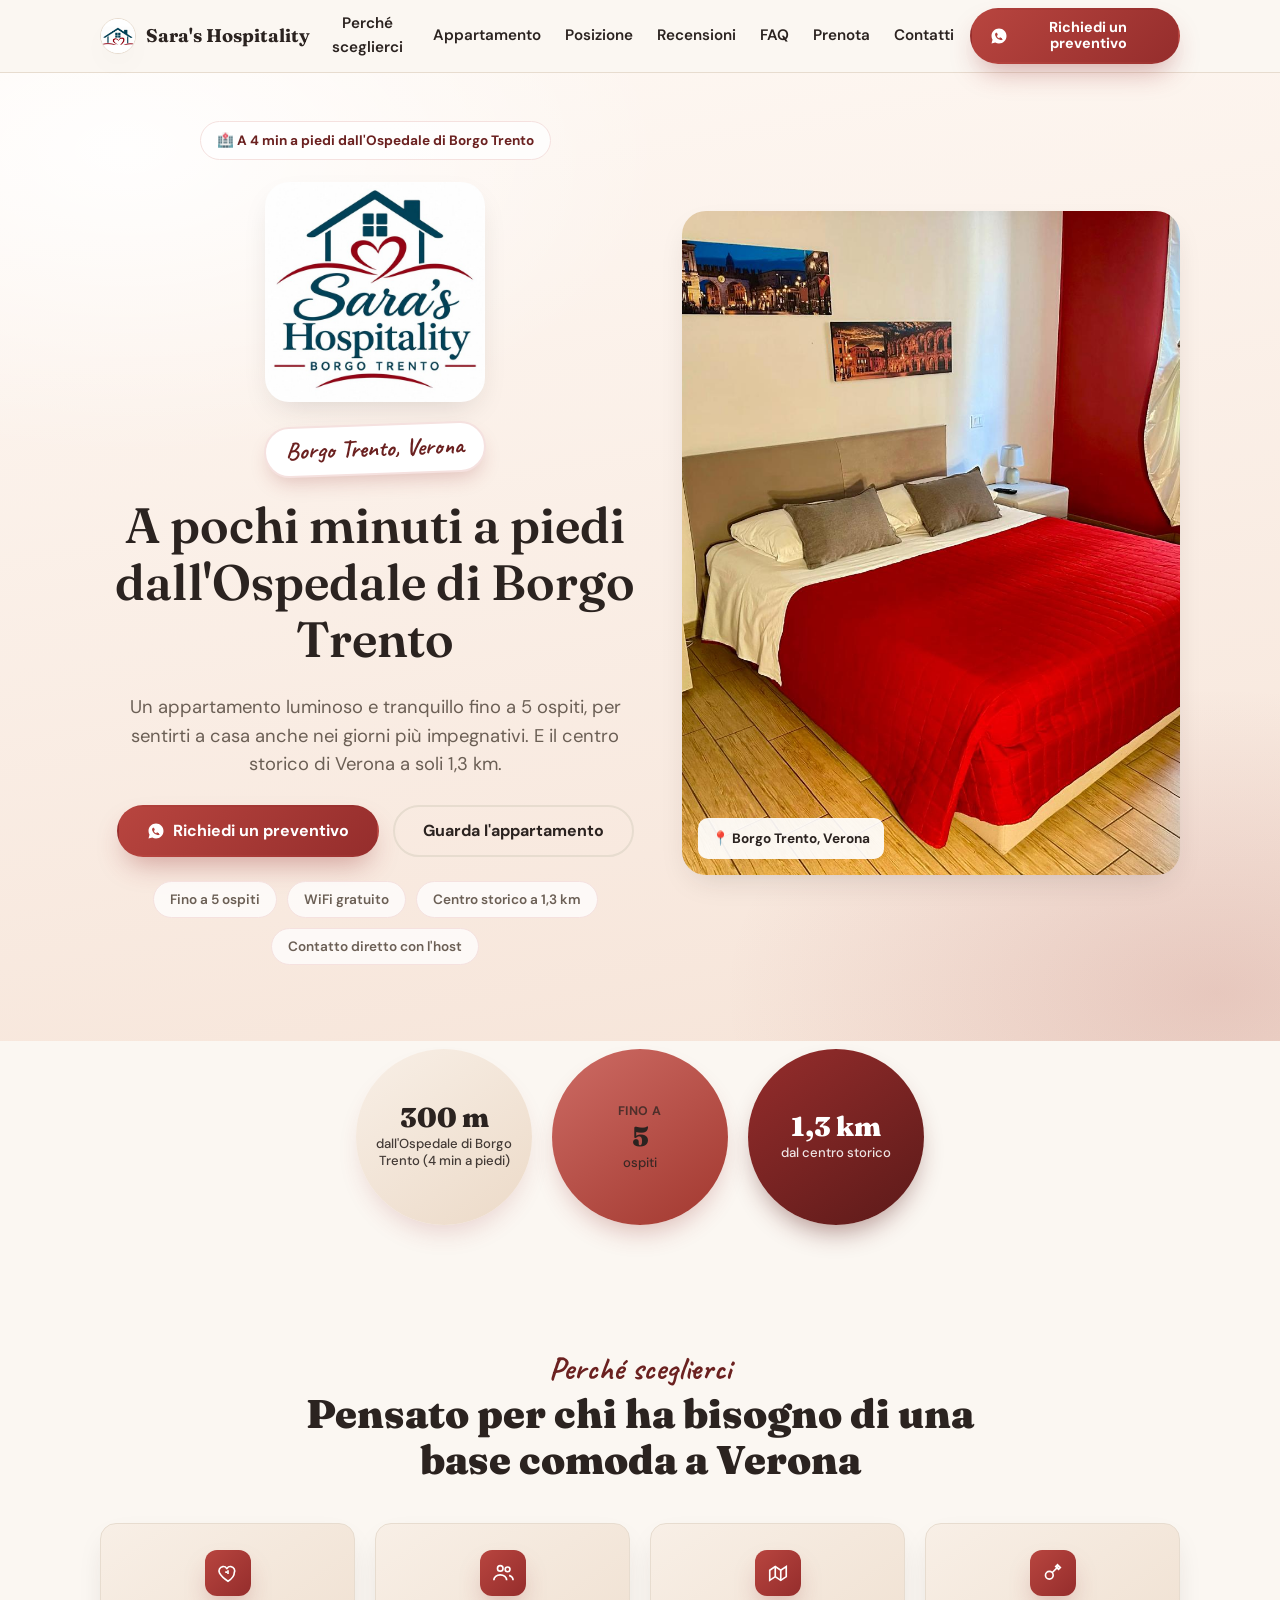
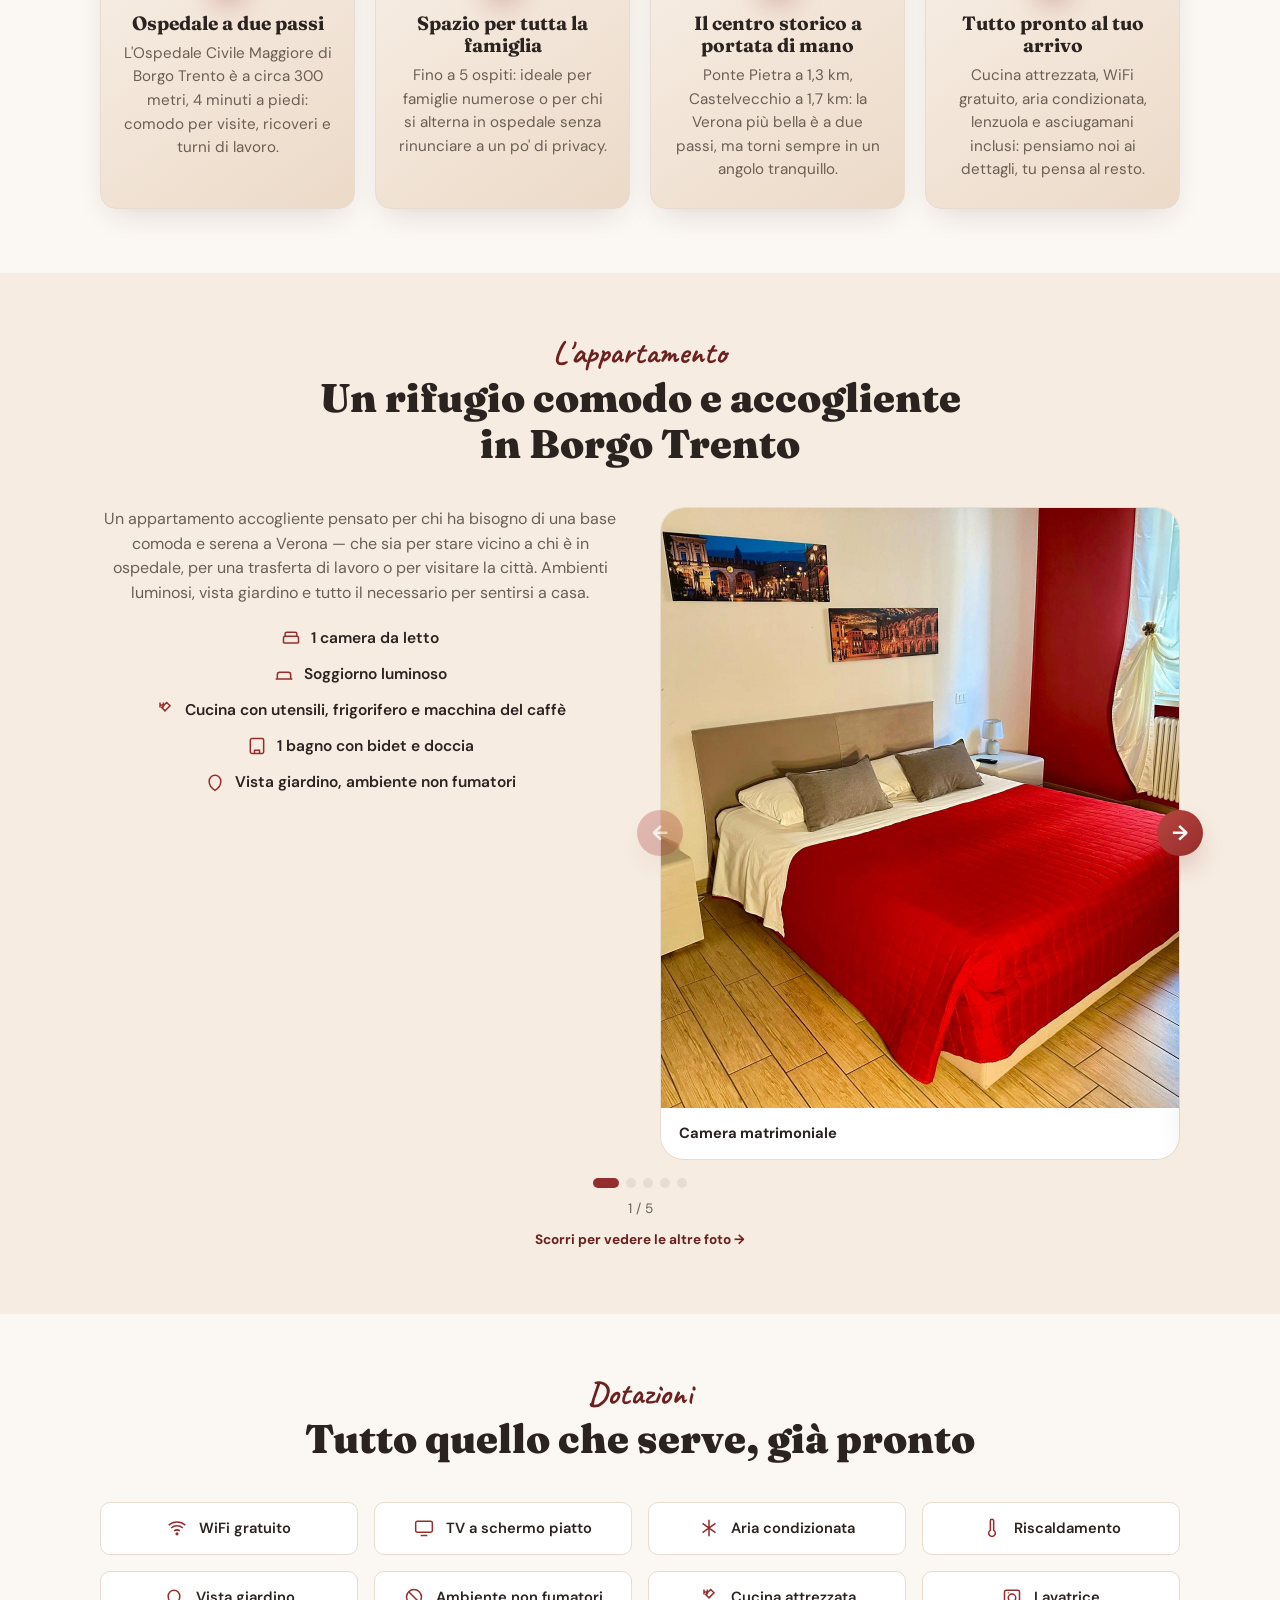
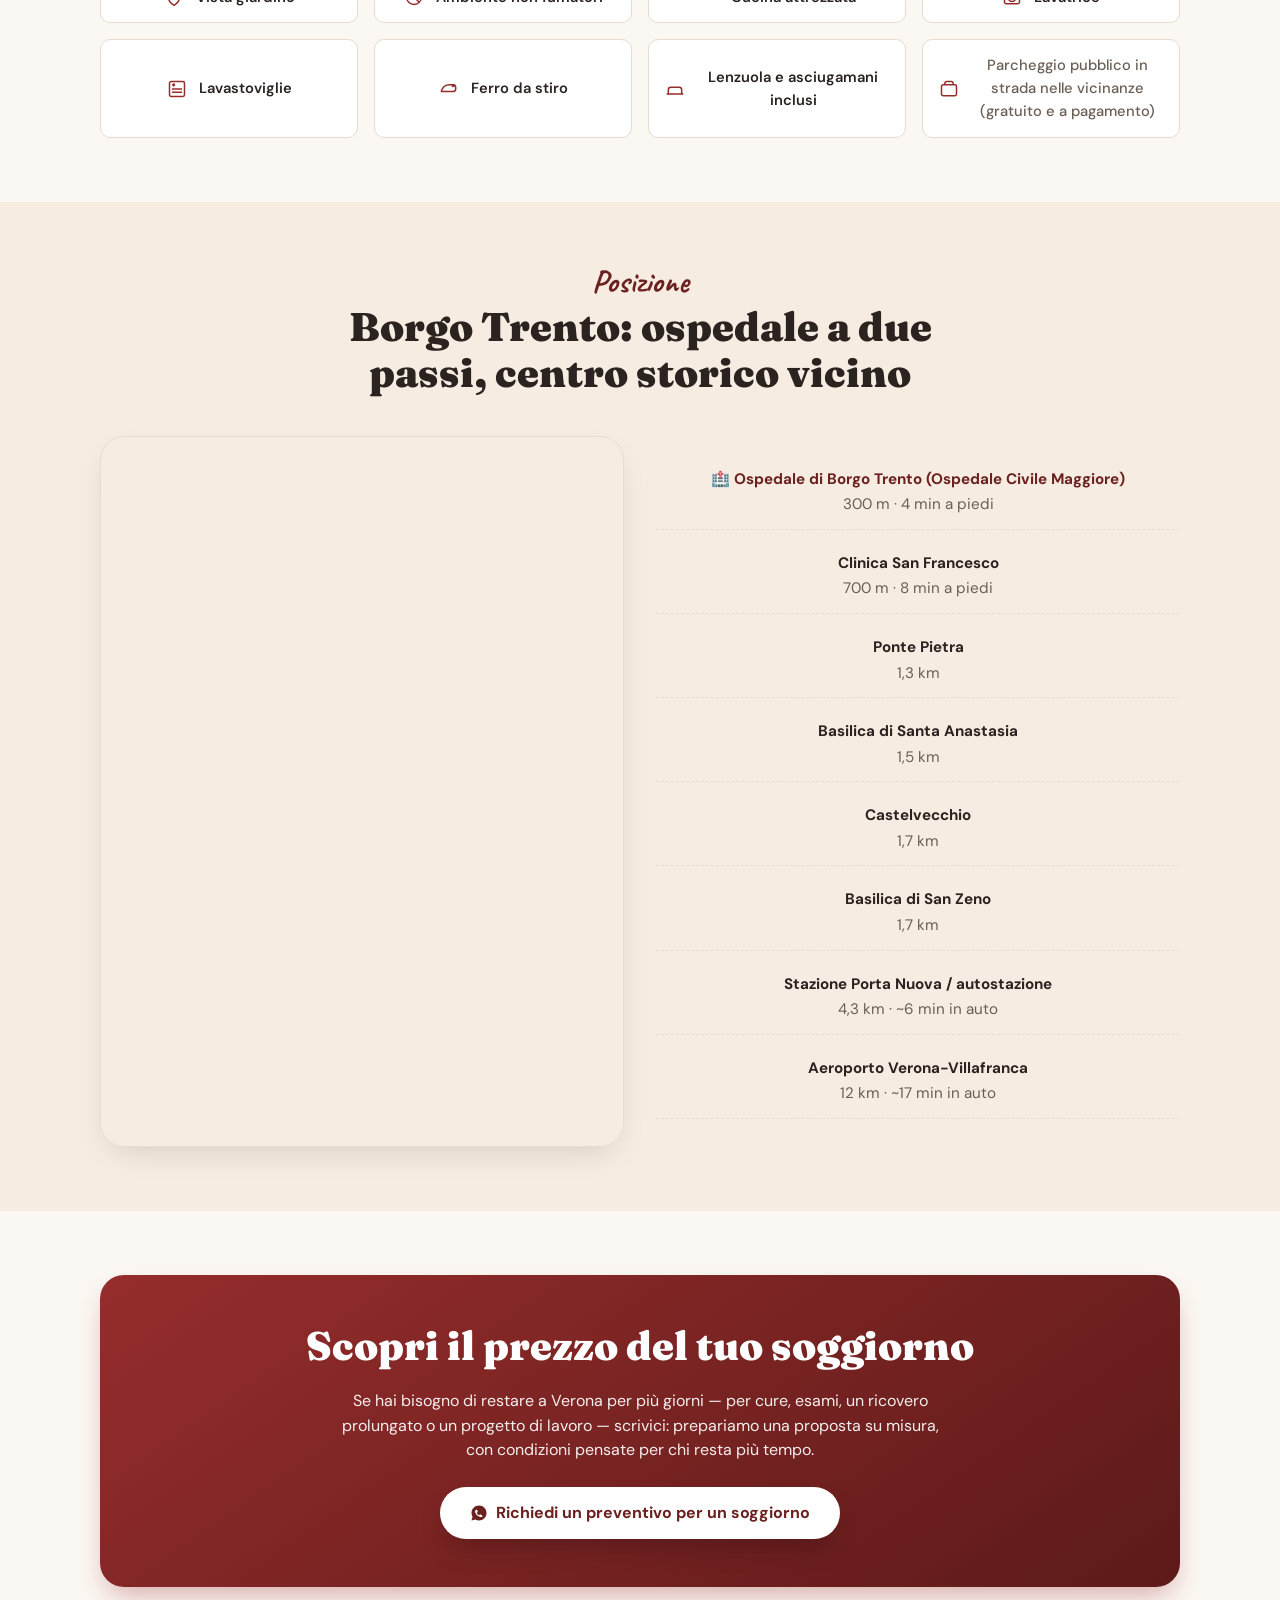
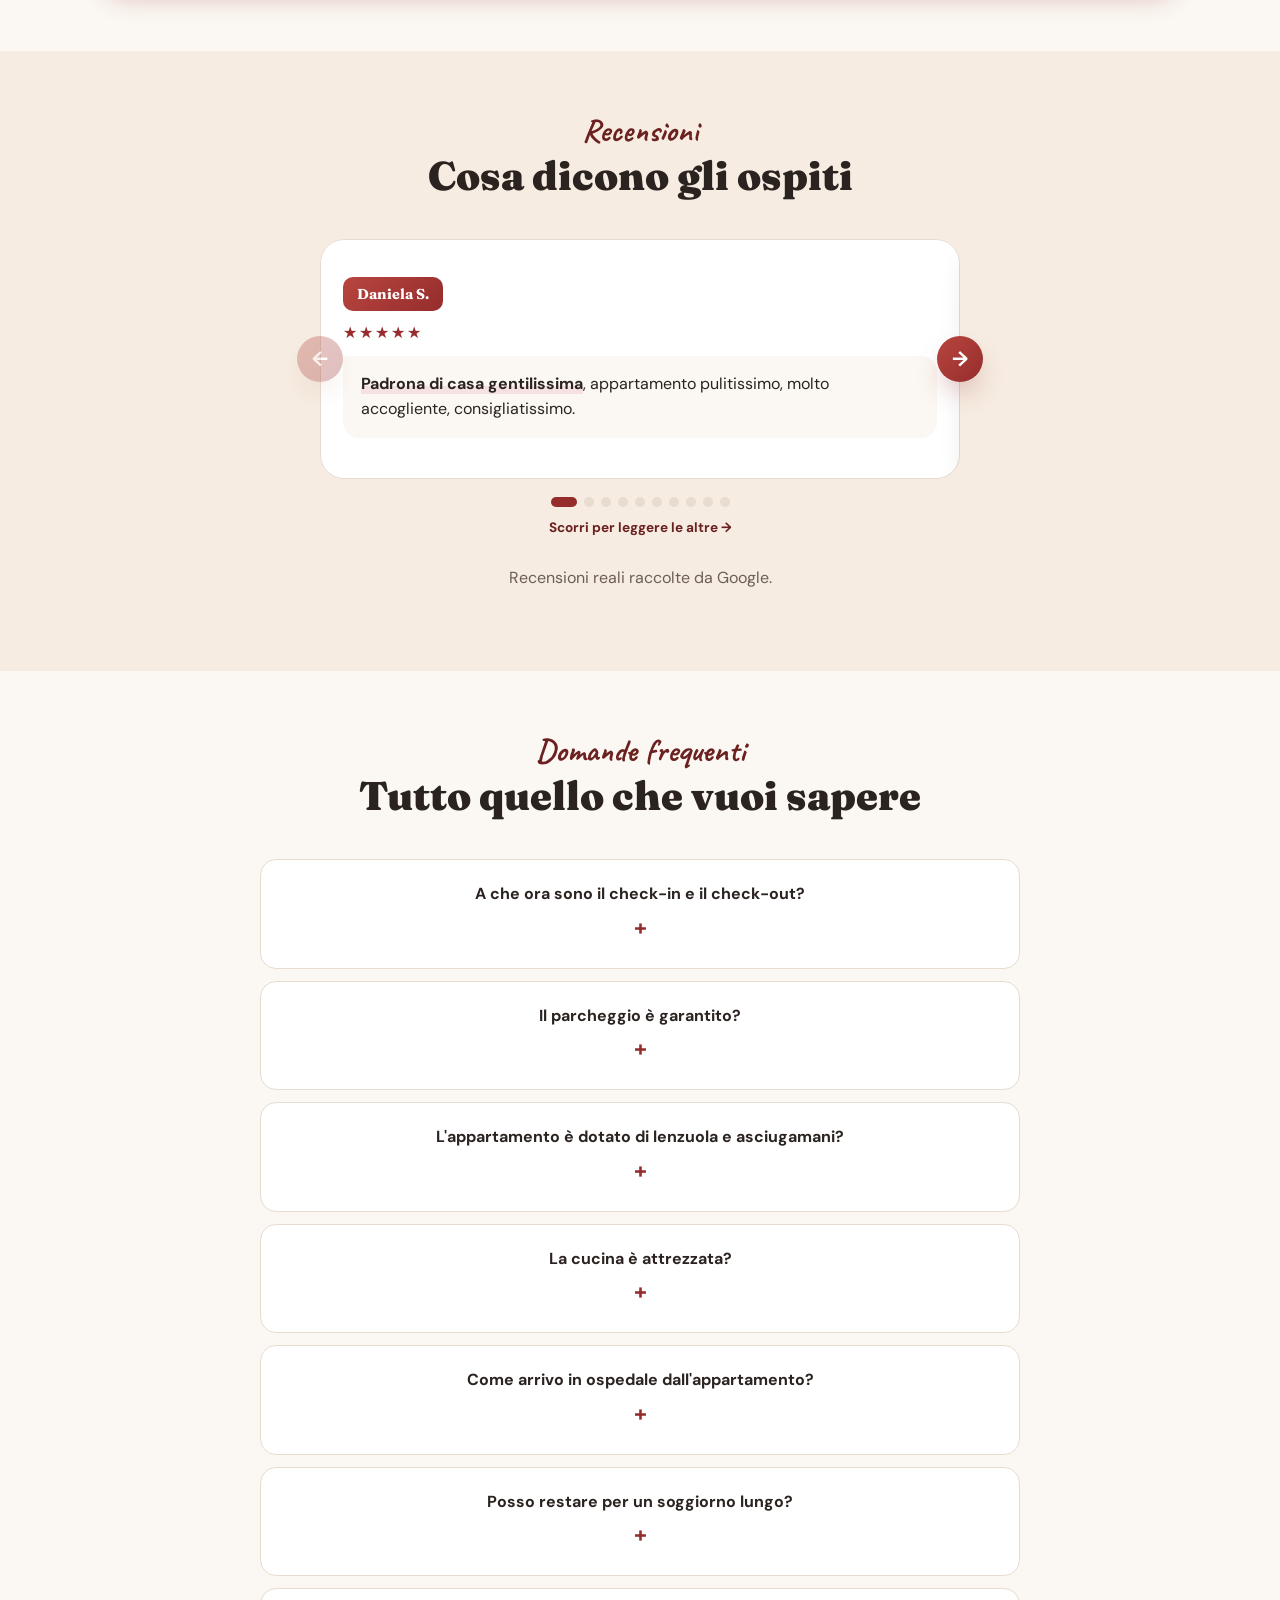
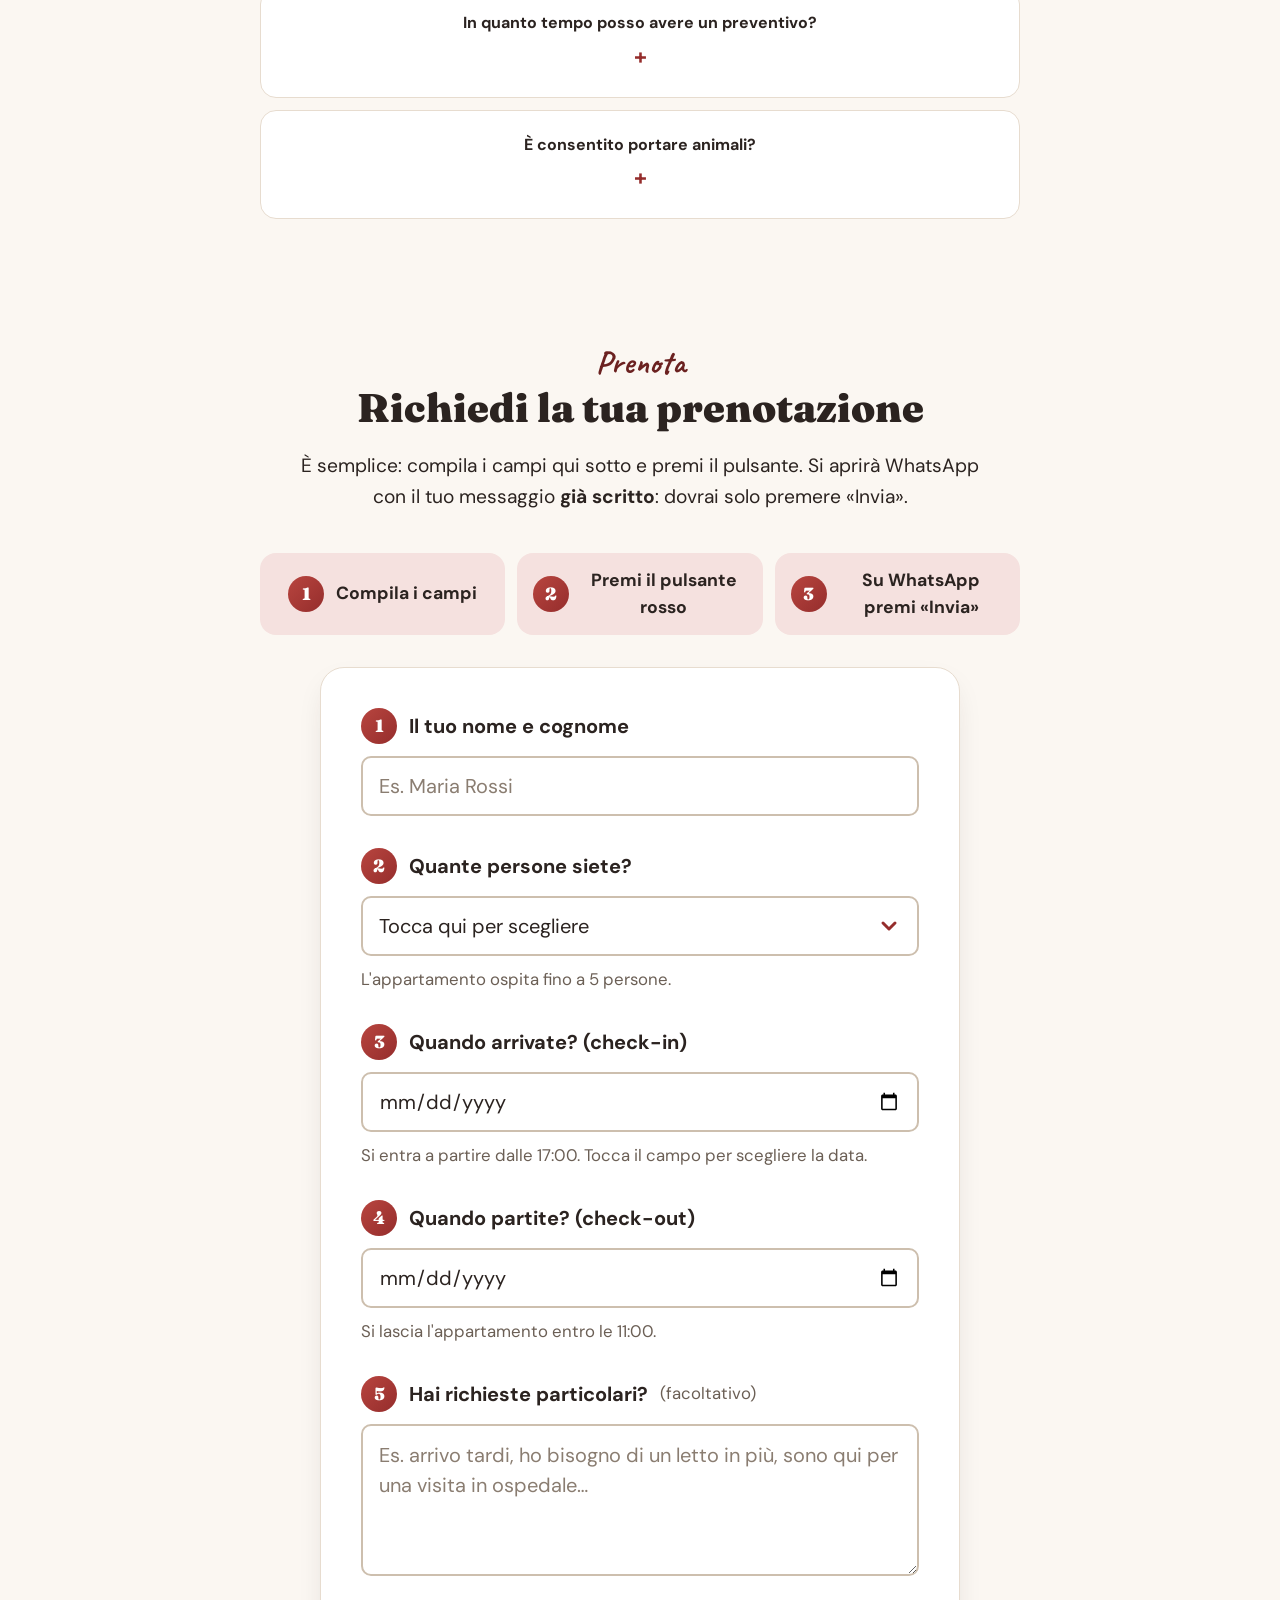
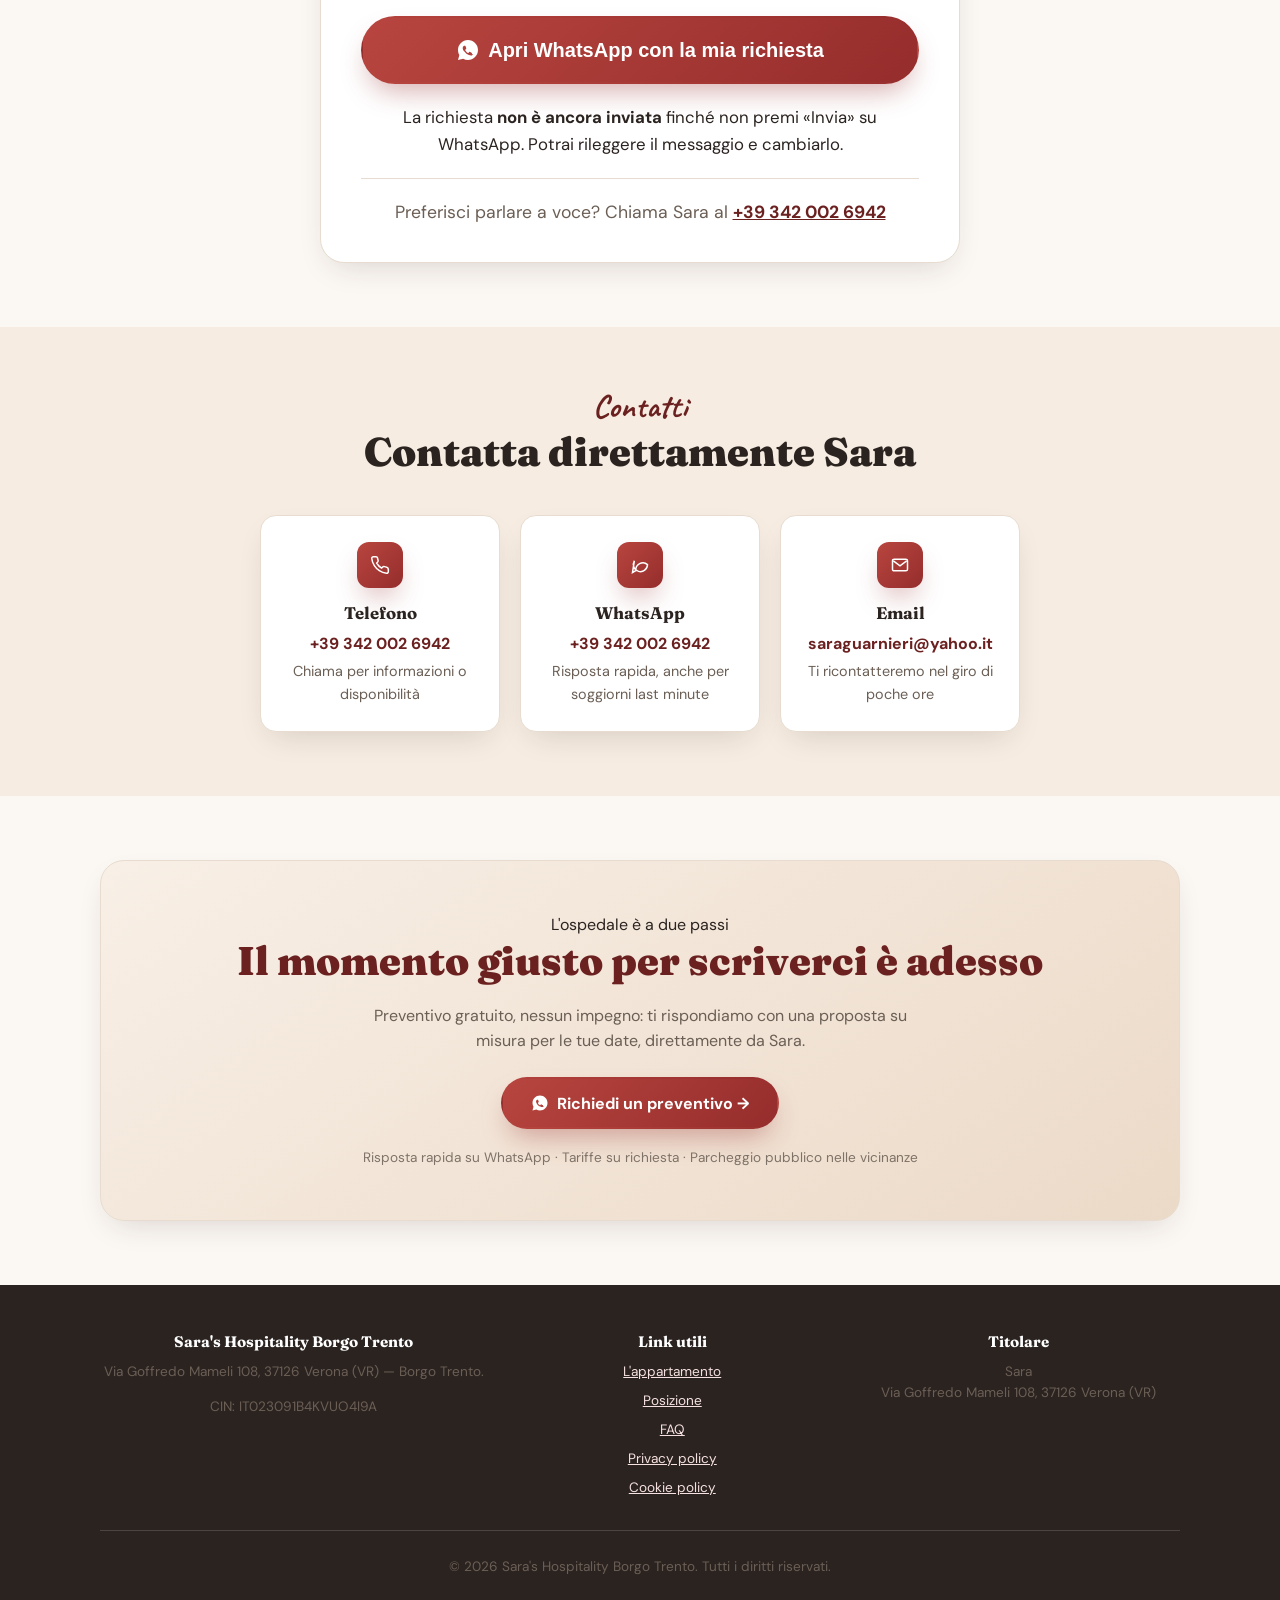
<file: index.html>
<!doctype html>
<html lang="it">
<head>
<meta charset="utf-8" />
<meta name="viewport" content="width=device-width, initial-scale=1" />
<title>Sara's Hospitality Borgo Trento | Appartamento vicino Ospedale di Verona</title>
<meta name="description" content="Appartamento luminoso fino a 5 ospiti a Verona, Borgo Trento: a pochi minuti dall'Ospedale Civile Maggiore e a 1,3 km dal centro storico. Contatta direttamente l'host per un preventivo personalizzato." />
<link rel="canonical" href="https://saras-hospitality.vercel.app/" />

<!-- Open Graph / WhatsApp preview -->
<meta property="og:type" content="website" />
<meta property="og:locale" content="it_IT" />
<meta property="og:site_name" content="Sara's Hospitality Borgo Trento" />
<meta property="og:title" content="Sara's Hospitality Borgo Trento | Appartamento vicino Ospedale di Verona" />
<meta property="og:description" content="Appartamento luminoso fino a 5 ospiti a Verona, Borgo Trento: a pochi minuti dall'Ospedale Civile Maggiore e a 1,3 km dal centro storico." />
<meta property="og:image" content="https://saras-hospitality.vercel.app/images/camera-matrimoniale-rossa.jpg" />
<meta property="og:url" content="https://saras-hospitality.vercel.app/" />
<meta name="twitter:card" content="summary_large_image" />

<link rel="preconnect" href="https://fonts.googleapis.com" />
<link rel="preconnect" href="https://fonts.gstatic.com" crossorigin />
<link href="https://fonts.googleapis.com/css2?family=Fraunces:opsz,wght@9..144,600;9..144,700;9..144,900&family=Caveat:wght@600;700&family=DM+Sans:wght@400;500;700&display=swap" rel="stylesheet" />
<link rel="stylesheet" href="css/style.css" />
<link rel="icon" href="images/logo-sara-icon.png" />

<script type="application/ld+json">
{
  "@context": "https://schema.org",
  "@type": "VacationRental",
  "name": "Sara's Hospitality Borgo Trento",
  "description": "Appartamento fino a 5 ospiti a Verona, Borgo Trento, a circa 300 metri (4 minuti a piedi) dall'Ospedale Civile Maggiore e a 1,3 km dal centro storico.",
  "address": {
    "@type": "PostalAddress",
    "streetAddress": "Via Goffredo Mameli 108",
    "addressLocality": "Verona",
    "addressRegion": "VR",
    "postalCode": "37126",
    "addressCountry": "IT"
  },
  "image": [
    "https://saras-hospitality.vercel.app/images/camera-matrimoniale-rossa.jpg",
    "https://saras-hospitality.vercel.app/images/camera-doppia-vista-giardino.jpg",
    "https://saras-hospitality.vercel.app/images/soggiorno-cucina.jpg"
  ],
  "petsAllowed": true,
  "numberOfRooms": 1,
  "occupancy": {
    "@type": "QuantitativeValue",
    "maxValue": 5
  },
  "amenityFeature": [
    { "@type": "LocationFeatureSpecification", "name": "WiFi gratuito", "value": true },
    { "@type": "LocationFeatureSpecification", "name": "Aria condizionata", "value": true },
    { "@type": "LocationFeatureSpecification", "name": "Cucina attrezzata", "value": true },
    { "@type": "LocationFeatureSpecification", "name": "Lavatrice", "value": true },
    { "@type": "LocationFeatureSpecification", "name": "Lavastoviglie", "value": true },
    { "@type": "LocationFeatureSpecification", "name": "Ferro da stiro", "value": true },
    { "@type": "LocationFeatureSpecification", "name": "Non fumatori", "value": true }
  ]
}
</script>
</head>
<body>
<a class="skip-link visually-hidden" href="#main">Vai al contenuto principale</a>

<header class="site-header">
  <div class="container">
    <a class="brand" href="#top">
      <span class="brand-mark"><img src="images/logo-sara-icon.png" alt="" /></span>
      Sara's Hospitality
    </a>
    <nav class="nav-links" data-nav-menu aria-label="Sezioni principali">
      <a href="#perche">Perché sceglierci</a>
      <a href="#appartamento">Appartamento</a>
      <a href="#posizione">Posizione</a>
      <a href="#recensioni">Recensioni</a>
      <a href="#faq">FAQ</a>
      <a href="#prenota">Prenota</a>
      <a href="#contatti">Contatti</a>
    </nav>
    <div class="header-actions">
      <a class="btn btn-primary" href="#prenota"><svg class="wa-icon" width="18" height="18" viewBox="0 0 24 24" fill="currentColor" aria-hidden="true"><path d="M12 2C6.48 2 2 6.48 2 12c0 1.85.5 3.58 1.36 5.07L2 22l5.07-1.33A9.93 9.93 0 0 0 12 22c5.52 0 10-4.48 10-10S17.52 2 12 2Zm5.2 14.2c-.22.62-1.28 1.2-1.77 1.27-.45.07-1.02.1-1.65-.1-.38-.12-.87-.28-1.5-.55-2.63-1.14-4.35-3.78-4.48-3.96-.13-.18-1.07-1.42-1.07-2.71 0-1.29.68-1.92.92-2.18.24-.26.52-.32.7-.32h.5c.16 0 .38-.02.58.46.22.52.75 1.83.82 1.96.07.13.11.28.02.45-.36.7-.73.98-.95 1.22-.2.22-.24.35-.09.6.7 1.3 1.5 2.02 2.68 2.6.2.1.32.08.46-.06.17-.18.62-.68.8-.92.17-.24.34-.2.57-.12.23.08 1.48.7 1.73.83.25.13.42.19.48.3.06.11.06.62-.16 1.23Z"/></svg><span class="btn-label"> Richiedi un preventivo</span></a>
    </div>
  </div>
</header>

<main id="main">

  <!-- HERO -->
  <section class="hero" id="top">
    <div class="container hero-grid">
      <div class="hero-copy">
        <span class="badge">🏥 A 4 min a piedi dall'Ospedale di Borgo Trento</span>
        <img class="hero-logo" src="images/logo-sara-hospitality.jpg" alt="Sara's Hospitality Borgo Trento" width="220" height="220" />
        <span class="script-tag">Borgo Trento, Verona</span>
        <h1>A pochi minuti a piedi dall'Ospedale di Borgo Trento</h1>
        <p class="lead">Un appartamento luminoso e tranquillo fino a 5 ospiti, per sentirti a casa anche nei giorni più impegnativi. E il centro storico di Verona a soli 1,3 km.</p>
        <div class="hero-cta">
          <a class="btn btn-primary" href="#prenota">
            <svg class="wa-icon" width="18" height="18" viewBox="0 0 24 24" fill="currentColor" aria-hidden="true"><path d="M12 2C6.48 2 2 6.48 2 12c0 1.85.5 3.58 1.36 5.07L2 22l5.07-1.33A9.93 9.93 0 0 0 12 22c5.52 0 10-4.48 10-10S17.52 2 12 2Zm5.2 14.2c-.22.62-1.28 1.2-1.77 1.27-.45.07-1.02.1-1.65-.1-.38-.12-.87-.28-1.5-.55-2.63-1.14-4.35-3.78-4.48-3.96-.13-.18-1.07-1.42-1.07-2.71 0-1.29.68-1.92.92-2.18.24-.26.52-.32.7-.32h.5c.16 0 .38-.02.58.46.22.52.75 1.83.82 1.96.07.13.11.28.02.45-.36.7-.73.98-.95 1.22-.2.22-.24.35-.09.6.7 1.3 1.5 2.02 2.68 2.6.2.1.32.08.46-.06.17-.18.62-.68.8-.92.17-.24.34-.2.57-.12.23.08 1.48.7 1.73.83.25.13.42.19.48.3.06.11.06.62-.16 1.23Z"/></svg>
            Richiedi un preventivo
          </a>
          <a class="btn btn-outline" href="#appartamento">Guarda l'appartamento</a>
        </div>
        <ul class="chips">
          <li>Fino a 5 ospiti</li>
          <li>WiFi gratuito</li>
          <li>Centro storico a 1,3 km</li>
          <li>Contatto diretto con l'host</li>
        </ul>
      </div>
      <div class="hero-media">
        <img src="images/camera-matrimoniale-rossa.jpg" alt="Camera matrimoniale luminosa dell'appartamento Sara's Hospitality a Verona" width="900" height="1125" />
        <div class="hero-tag">📍 Borgo Trento, Verona</div>
      </div>
    </div>
  </section>

  <!-- STATISTICHE CHIAVE -->
  <section class="section" style="padding-top:0">
    <div class="container">
      <div class="orbs">
        <div class="orb o1"><b>300 m</b><span>dall'Ospedale di Borgo Trento (4 min a piedi)</span></div>
        <div class="orb o2"><span class="orb-pre">Fino a</span><b>5</b><span>ospiti</span></div>
        <div class="orb o3"><b>1,3 km</b><span>dal centro storico</span></div>
      </div>
    </div>
  </section>

  <!-- PERCHÉ SCEGLIERCI -->
  <section class="section" id="perche">
    <div class="container">
      <div class="section-header">
        <span class="eyebrow">Perché sceglierci</span>
        <h2>Pensato per chi ha bisogno di una base comoda a Verona</h2>
      </div>
      <div class="features-grid">
        <div class="feature-card">
          <div class="feature-icon" aria-hidden="true">
            <svg width="22" height="22" viewBox="0 0 24 24" fill="none" stroke="currentColor" stroke-width="1.8"><path d="M12 21s-7-4.6-9.3-9.1C1.3 8.8 3 5.5 6.3 5c2-.3 3.5.8 4.2 2 .1.2.4.2.5 0 .7-1.2 2.2-2.3 4.2-2 3.3.5 5 3.8 3.6 6.9C19 16.4 12 21 12 21Z"/><path d="M9 11h2m1-2v4"/></svg>
          </div>
          <h3>Ospedale a due passi</h3>
          <p>L'Ospedale Civile Maggiore di Borgo Trento è a circa 300 metri, 4 minuti a piedi: comodo per visite, ricoveri e turni di lavoro.</p>
        </div>
        <div class="feature-card">
          <div class="feature-icon" aria-hidden="true">
            <svg width="22" height="22" viewBox="0 0 24 24" fill="none" stroke="currentColor" stroke-width="1.8"><circle cx="9" cy="7" r="3"/><path d="M2 20c0-3.3 3-6 7-6s7 2.7 7 6"/><circle cx="17" cy="8" r="2.6"/><path d="M23 20c0-2.5-1.8-4.6-4.3-5.4"/></svg>
          </div>
          <h3>Spazio per tutta la famiglia</h3>
          <p>Fino a 5 ospiti: ideale per famiglie numerose o per chi si alterna in ospedale senza rinunciare a un po' di privacy.</p>
        </div>
        <div class="feature-card">
          <div class="feature-icon" aria-hidden="true">
            <svg width="22" height="22" viewBox="0 0 24 24" fill="none" stroke="currentColor" stroke-width="1.8"><path d="M3 20V9l6-4 6 4 6-4v11l-6 4-6-4-6 4Z"/><path d="M9 5v11M15 9v11"/></svg>
          </div>
          <h3>Il centro storico a portata di mano</h3>
          <p>Ponte Pietra a 1,3 km, Castelvecchio a 1,7 km: la Verona più bella è a due passi, ma torni sempre in un angolo tranquillo.</p>
        </div>
        <div class="feature-card">
          <div class="feature-icon" aria-hidden="true">
            <svg width="22" height="22" viewBox="0 0 24 24" fill="none" stroke="currentColor" stroke-width="1.8"><circle cx="8" cy="14.5" r="4.2"/><path d="M11 11.7 18.5 4.2M17 3l3 3-2 2-3-3Z"/></svg>
          </div>
          <h3>Tutto pronto al tuo arrivo</h3>
          <p>Cucina attrezzata, WiFi gratuito, aria condizionata, lenzuola e asciugamani inclusi: pensiamo noi ai dettagli, tu pensa al resto.</p>
        </div>
      </div>
    </div>
  </section>

  <!-- APPARTAMENTO -->
  <section class="section section-alt" id="appartamento">
    <div class="container">
      <div class="section-header">
        <span class="eyebrow">L'appartamento</span>
        <h2>Un rifugio comodo e accogliente in Borgo Trento</h2>
      </div>
      <div class="apartment-grid">
        <div>
          <p>Un appartamento accogliente pensato per chi ha bisogno di una base comoda e serena a Verona — che sia per stare vicino a chi è in ospedale, per una trasferta di lavoro o per visitare la città. Ambienti luminosi, vista giardino e tutto il necessario per sentirsi a casa.</p>
          <ul class="spaces-list">
            <li><svg width="20" height="20" viewBox="0 0 24 24" fill="none" stroke="currentColor" stroke-width="1.8"><path d="M3 18v-6a2 2 0 0 1 2-2h14a2 2 0 0 1 2 2v6M3 18h18M5 10V7a2 2 0 0 1 2-2h10a2 2 0 0 1 2 2v3"/></svg> 1 camera da letto</li>
            <li><svg width="20" height="20" viewBox="0 0 24 24" fill="none" stroke="currentColor" stroke-width="1.8"><path d="M4 18v-5a3 3 0 0 1 3-3h10a3 3 0 0 1 3 3v5M2 18h20"/></svg> Soggiorno luminoso</li>
            <li><svg width="20" height="20" viewBox="0 0 24 24" fill="none" stroke="currentColor" stroke-width="1.8"><path d="M6 3v6M10 3v6M6 6h4M14 3l4 4-6 6-4-4Z"/></svg> Cucina con utensili, frigorifero e macchina del caffè</li>
            <li><svg width="20" height="20" viewBox="0 0 24 24" fill="none" stroke="currentColor" stroke-width="1.8"><rect x="4" y="3" width="16" height="18" rx="2"/><path d="M9 21v-4h6v4"/></svg> 1 bagno con bidet e doccia</li>
            <li><svg width="20" height="20" viewBox="0 0 24 24" fill="none" stroke="currentColor" stroke-width="1.8"><path d="M12 22s7-4.5 7-11a7 7 0 1 0-14 0c0 6.5 7 11 7 11Z"/></svg> Vista giardino, ambiente non fumatori</li>
          </ul>
        </div>
        <div class="car" id="photo-car">
          <button class="arrow prev" type="button" aria-label="Foto precedente">←</button>
          <div class="track" id="photo-track" tabindex="0" aria-label="Foto dell'appartamento">
            <figure class="photo-slide">
              <img src="images/camera-matrimoniale-rossa.jpg" alt="Camera matrimoniale luminosa" width="800" height="600" loading="lazy" />
              <figcaption>Camera matrimoniale</figcaption>
            </figure>
            <figure class="photo-slide">
              <img src="images/soggiorno-cucina.jpg" alt="Soggiorno con divano letto apribile" width="800" height="600" loading="lazy" />
              <figcaption>Soggiorno con divano letto</figcaption>
            </figure>
            <figure class="photo-slide">
              <img src="images/camera-doppia-vista-giardino.jpg" alt="Camera con letto matrimoniale e letto singolo, vista giardino" width="800" height="600" loading="lazy" />
              <figcaption>Camera con vista giardino</figcaption>
            </figure>
            <figure class="photo-slide">
              <img src="images/monolocale-soggiorno-letto.jpg" alt="Zona soggiorno con divano letto e angolo cottura" width="800" height="600" loading="lazy" />
              <figcaption>Zona living</figcaption>
            </figure>
            <figure class="photo-slide">
              <img src="images/bagno-lavatrice.jpg" alt="Bagno con doccia, bidet e lavatrice" width="800" height="600" loading="lazy" />
              <figcaption>Bagno con lavatrice</figcaption>
            </figure>
          </div>
          <button class="arrow next" type="button" aria-label="Foto successiva">→</button>
        </div>
      </div>
      <div class="car-foot">
        <div class="dots" id="photo-dots"></div>
        <span class="count" id="photo-count">1 / 5</span>
        <span class="swipe">Scorri per vedere le altre foto →</span>
      </div>
    </div>
  </section>

  <!-- DOTAZIONI -->
  <section class="section" id="dotazioni">
    <div class="container">
      <div class="section-header">
        <span class="eyebrow">Dotazioni</span>
        <h2>Tutto quello che serve, già pronto</h2>
      </div>
      <div class="amenities-grid">
        <div class="amenity"><svg width="20" height="20" viewBox="0 0 24 24" fill="none" stroke="currentColor" stroke-width="1.8"><path d="M2 8.5a15 15 0 0 1 20 0M5 12a10.5 10.5 0 0 1 14 0M8.5 15.5a6 6 0 0 1 7 0"/><circle cx="12" cy="19" r="1"/></svg> WiFi gratuito</div>
        <div class="amenity"><svg width="20" height="20" viewBox="0 0 24 24" fill="none" stroke="currentColor" stroke-width="1.8"><rect x="2" y="4" width="20" height="13" rx="2"/><path d="M8 21h8"/></svg> TV a schermo piatto</div>
        <div class="amenity"><svg width="20" height="20" viewBox="0 0 24 24" fill="none" stroke="currentColor" stroke-width="1.8"><path d="M12 2v20M4.2 6.5l15.6 11M19.8 6.5 4.2 17.5"/></svg> Aria condizionata</div>
        <div class="amenity"><svg width="20" height="20" viewBox="0 0 24 24" fill="none" stroke="currentColor" stroke-width="1.8"><path d="M14 14.76V3.5a2 2 0 0 0-4 0v11.26a4 4 0 1 0 4 0Z"/></svg> Riscaldamento</div>
        <div class="amenity"><svg width="20" height="20" viewBox="0 0 24 24" fill="none" stroke="currentColor" stroke-width="1.8"><path d="M12 22s7-4.5 7-11a7 7 0 1 0-14 0c0 6.5 7 11 7 11Z"/></svg> Vista giardino</div>
        <div class="amenity"><svg width="20" height="20" viewBox="0 0 24 24" fill="none" stroke="currentColor" stroke-width="1.8"><circle cx="12" cy="12" r="9"/><path d="M6 6l12 12"/></svg> Ambiente non fumatori</div>
        <div class="amenity"><svg width="20" height="20" viewBox="0 0 24 24" fill="none" stroke="currentColor" stroke-width="1.8"><path d="M6 3v6M10 3v6M6 6h4M14 3l4 4-6 6-4-4Z"/></svg> Cucina attrezzata</div>
        <div class="amenity"><svg width="20" height="20" viewBox="0 0 24 24" fill="none" stroke="currentColor" stroke-width="1.8"><rect x="3" y="4" width="18" height="16" rx="2"/><circle cx="12" cy="13" r="4.5"/><path d="M7 7h1"/></svg> Lavatrice</div>
        <div class="amenity"><svg width="20" height="20" viewBox="0 0 24 24" fill="none" stroke="currentColor" stroke-width="1.8"><rect x="3" y="3" width="18" height="18" rx="2"/><circle cx="8" cy="7" r="1"/><path d="M6 12h12M6 16h12"/></svg> Lavastoviglie</div>
        <div class="amenity"><svg width="20" height="20" viewBox="0 0 24 24" fill="none" stroke="currentColor" stroke-width="1.8"><path d="M3 16c0-4 3-9 9-9h5a3 3 0 0 1 3 3v2a3 3 0 0 1-3 3H5a2 2 0 0 1-2-2Z"/><circle cx="17" cy="8" r="1"/><path d="M9 19h.01M15 19h.01"/></svg> Ferro da stiro</div>
        <div class="amenity"><svg width="20" height="20" viewBox="0 0 24 24" fill="none" stroke="currentColor" stroke-width="1.8"><path d="M4 18v-5a3 3 0 0 1 3-3h10a3 3 0 0 1 3 3v5M2 18h20"/></svg> Lenzuola e asciugamani inclusi</div>
        <div class="amenity note"><svg width="20" height="20" viewBox="0 0 24 24" fill="none" stroke="currentColor" stroke-width="1.8"><rect x="3" y="7" width="18" height="13" rx="2"/><path d="M7 7V5a2 2 0 0 1 2-2h6a2 2 0 0 1 2 2v2"/></svg> Parcheggio pubblico in strada nelle vicinanze (gratuito e a pagamento)</div>
      </div>
    </div>
  </section>

  <!-- POSIZIONE -->
  <section class="section section-alt" id="posizione">
    <div class="container">
      <div class="section-header">
        <span class="eyebrow">Posizione</span>
        <h2>Borgo Trento: ospedale a due passi, centro storico vicino</h2>
      </div>
      <div class="location-grid">
        <div class="map-embed">
          <iframe
            src="https://www.google.com/maps?q=Via+Goffredo+Mameli+108,+37126+Verona&output=embed"
            title="Mappa di Sara's Hospitality, Via Goffredo Mameli 108, Verona"
            loading="lazy"
            referrerpolicy="no-referrer-when-downgrade">
          </iframe>
        </div>
        <div>
          <ul class="distance-list">
            <li class="highlight"><strong>🏥 Ospedale di Borgo Trento (Ospedale Civile Maggiore)</strong> <span>300 m · 4 min a piedi</span></li>
            <li><strong>Clinica San Francesco</strong> <span>700 m · 8 min a piedi</span></li>
            <li><strong>Ponte Pietra</strong> <span>1,3 km</span></li>
            <li><strong>Basilica di Santa Anastasia</strong> <span>1,5 km</span></li>
            <li><strong>Castelvecchio</strong> <span>1,7 km</span></li>
            <li><strong>Basilica di San Zeno</strong> <span>1,7 km</span></li>
            <li><strong>Stazione Porta Nuova / autostazione</strong> <span>4,3 km · ~6 min in auto</span></li>
            <li><strong>Aeroporto Verona-Villafranca</strong> <span>12 km · ~17 min in auto</span></li>
          </ul>
        </div>
      </div>
    </div>
  </section>

  <!-- SOGGIORNI LUNGHI -->
  <section class="section" id="soggiorni-lunghi">
    <div class="container">
      <div class="longstay">
        <h2>Scopri il prezzo del tuo soggiorno</h2>
        <p>Se hai bisogno di restare a Verona per più giorni — per cure, esami, un ricovero prolungato o un progetto di lavoro — scrivici: prepariamo una proposta su misura, con condizioni pensate per chi resta più tempo.</p>
        <a class="btn btn-primary" href="#prenota"><svg class="wa-icon" width="18" height="18" viewBox="0 0 24 24" fill="currentColor" aria-hidden="true"><path d="M12 2C6.48 2 2 6.48 2 12c0 1.85.5 3.58 1.36 5.07L2 22l5.07-1.33A9.93 9.93 0 0 0 12 22c5.52 0 10-4.48 10-10S17.52 2 12 2Zm5.2 14.2c-.22.62-1.28 1.2-1.77 1.27-.45.07-1.02.1-1.65-.1-.38-.12-.87-.28-1.5-.55-2.63-1.14-4.35-3.78-4.48-3.96-.13-.18-1.07-1.42-1.07-2.71 0-1.29.68-1.92.92-2.18.24-.26.52-.32.7-.32h.5c.16 0 .38-.02.58.46.22.52.75 1.83.82 1.96.07.13.11.28.02.45-.36.7-.73.98-.95 1.22-.2.22-.24.35-.09.6.7 1.3 1.5 2.02 2.68 2.6.2.1.32.08.46-.06.17-.18.62-.68.8-.92.17-.24.34-.2.57-.12.23.08 1.48.7 1.73.83.25.13.42.19.48.3.06.11.06.62-.16 1.23Z"/></svg> Richiedi un preventivo per un soggiorno</a>
      </div>
    </div>
  </section>

  <!-- RECENSIONI -->
  <section class="section section-alt" id="recensioni">
    <div class="container">
      <div class="section-header">
        <span class="eyebrow">Recensioni</span>
        <h2>Cosa dicono gli ospiti</h2>
      </div>
      <div class="car" id="car">
        <button class="arrow prev" type="button" aria-label="Recensione precedente">←</button>
        <div class="track" id="track" tabindex="0" aria-label="Recensioni">
          <figure class="rev" role="group" aria-roledescription="recensione" aria-label="1 di 10">
            <span class="review-name">Daniela S.</span>
            <div class="stars" aria-hidden="true">★★★★★</div>
            <blockquote><mark>Padrona di casa gentilissima</mark>, appartamento pulitissimo, molto accogliente, consigliatissimo.</blockquote>
          </figure>
          <figure class="rev" role="group" aria-roledescription="recensione" aria-label="2 di 10">
            <span class="review-name">Szymon G.</span>
            <div class="stars" aria-hidden="true">★★★★★</div>
            <blockquote>L'appartamento è spazioso, pulito e luminoso. La cucina è <mark>ben attrezzata</mark> con tutto il necessario per cucinare e mangiare. La posizione è perfetta: ha una deliziosa atmosfera locale…</blockquote>
          </figure>
          <figure class="rev" role="group" aria-roledescription="recensione" aria-label="3 di 10">
            <span class="review-name">Grazia R.</span>
            <div class="stars" aria-hidden="true">★★★★★</div>
            <blockquote><mark>Casa perfetta</mark>, dotata di ogni confort, situata in un'ottima posizione che con facilità ti permette di spostarti per tutta la città…</blockquote>
          </figure>
          <figure class="rev" role="group" aria-roledescription="recensione" aria-label="4 di 10">
            <span class="review-name">Alberto S.</span>
            <div class="stars" aria-hidden="true">★★★★★</div>
            <blockquote>Top, sono stato benissimo, la casa ha tutti i comfort di cui si ha bisogno in vacanza. Inoltre <mark>la disponibilità di Sara ha reso il mio soggiorno molto più agevole</mark>, anche se mi trovavo lì non…</blockquote>
          </figure>
          <figure class="rev" role="group" aria-roledescription="recensione" aria-label="5 di 10">
            <span class="review-name">Roberto P.</span>
            <div class="stars" aria-hidden="true">★★★★★</div>
            <blockquote>Appartamento molto accogliente, <mark>comodissimo per vicinanza all'ospedale</mark> Borgo Trento e per tutti i servizi raggiungibili a piedi nei dintorni. Grande disponibilità da parte della…</blockquote>
          </figure>
          <figure class="rev" role="group" aria-roledescription="recensione" aria-label="6 di 10">
            <span class="review-name">Giulia S.</span>
            <div class="stars" aria-hidden="true">★★★★★</div>
            <blockquote><mark>Ottima posizione.</mark> Appartamento nuovo e funzionale. Proprietaria molto disponibile per qualsiasi necessità o informazione.</blockquote>
          </figure>
          <figure class="rev" role="group" aria-roledescription="recensione" aria-label="7 di 10">
            <span class="review-name">Marta T.</span>
            <div class="stars" aria-hidden="true">★★★★★</div>
            <blockquote>Appartamento pulito, rinnovato, cucina funzionale, bagno grande, letto comodo, ottima posizione non molto lontano dal centro ma soprattutto <mark>molto vicina all'ospedale Borgo</mark> Trento…</blockquote>
          </figure>
          <figure class="rev" role="group" aria-roledescription="recensione" aria-label="8 di 10">
            <span class="review-name">Raffaella R.</span>
            <div class="stars" aria-hidden="true">★★★★★</div>
            <blockquote>Appartamento grande, pulito, e con tutti gli accessori necessari. Vicino al centro e ben servito da qualsiasi negozio che dovesse servire. <mark>Ottima soprattutto l'accoglienza</mark> e la…</blockquote>
          </figure>
          <figure class="rev" role="group" aria-roledescription="recensione" aria-label="9 di 10">
            <span class="review-name">Cristina T.</span>
            <div class="stars" aria-hidden="true">★★★★★</div>
            <blockquote><mark>Casetta molto carina e accogliente</mark>, ben arredata con tutti i comfort necessari, pulita e ordinata! Si trova in zona Borgo Trento, abbastanza vicina al…</blockquote>
          </figure>
          <figure class="rev" role="group" aria-roledescription="recensione" aria-label="10 di 10">
            <span class="review-name">Matteo C.</span>
            <div class="stars" aria-hidden="true">★★★★★</div>
            <blockquote>Abbiamo soggiornato, o meglio… stiamo ancora soggiornando in questo <mark>bellissimo appartamento</mark>…. Definirlo appartamento è un po' riduttivo, la descrizione perfetta sarebbe una…</blockquote>
          </figure>
        </div>
        <button class="arrow next" type="button" aria-label="Recensione successiva">→</button>
      </div>
      <div class="car-foot">
        <div class="dots" id="dots"></div>
        <span class="count" id="count" style="display:none">1 / 10</span>
        <span class="swipe">Scorri per leggere le altre →</span>
      </div>
      <p class="reviews-source">Recensioni reali raccolte da Google.</p>
    </div>
  </section>

  <!-- FAQ -->
  <section class="section" id="faq">
    <div class="container">
      <div class="section-header">
        <span class="eyebrow">Domande frequenti</span>
        <h2>Tutto quello che vuoi sapere</h2>
      </div>
      <div class="faq-list">
        <details class="faq-item">
          <summary>A che ora sono il check-in e il check-out?</summary>
          <p>Check-in dalle 17:00, check-out entro le 11:00.</p>
        </details>
        <details class="faq-item">
          <summary>Il parcheggio è garantito?</summary>
          <p>Il parcheggio è pubblico, in strada, nelle vicinanze dell'appartamento: sono disponibili sia posti gratuiti che a pagamento, non riservati.</p>
        </details>
        <details class="faq-item">
          <summary>L'appartamento è dotato di lenzuola e asciugamani?</summary>
          <p>Sì, lenzuola e asciugamani sono inclusi.</p>
        </details>
        <details class="faq-item">
          <summary>La cucina è attrezzata?</summary>
          <p>Sì, la cucina è attrezzata con utensili, frigorifero e macchina del caffè.</p>
        </details>
        <details class="faq-item">
          <summary>Come arrivo in ospedale dall'appartamento?</summary>
          <p>L'Ospedale Civile Maggiore di Borgo Trento è a circa 300 metri, 4 minuti a piedi.</p>
        </details>
        <details class="faq-item">
          <summary>Posso restare per un soggiorno lungo?</summary>
          <p>Sì: per soggiorni di più giorni per motivi di salute o di lavoro prepariamo una proposta su misura. Scrivici per un preventivo personalizzato.</p>
        </details>
        <details class="faq-item">
          <summary>In quanto tempo posso avere un preventivo?</summary>
          <p>Ti ricontatteremo nel giro di poche ore da quando invii la richiesta.</p>
        </details>
        <details class="faq-item">
          <summary>È consentito portare animali?</summary>
          <p>Sì. Potrebbe essere richiesto un supplemento dalla proprietaria, che verrà incluso nel preventivo.</p>
        </details>
      </div>
    </div>
  </section>

  <!-- PRENOTA (richiesta su WhatsApp) -->
  <section class="section" id="prenota">
    <div class="container">
      <div class="section-header">
        <span class="eyebrow">Prenota</span>
        <h2>Richiedi la tua prenotazione</h2>
        <p class="booking-lead">È semplice: compila i campi qui sotto e premi il pulsante. Si aprirà WhatsApp con il tuo messaggio <strong>già scritto</strong>: dovrai solo premere «Invia».</p>
      </div>

      <ol class="booking-steps" aria-label="Come funziona">
        <li><span class="step-num" aria-hidden="true">1</span> Compila i campi</li>
        <li><span class="step-num" aria-hidden="true">2</span> Premi il pulsante rosso</li>
        <li><span class="step-num" aria-hidden="true">3</span> Su WhatsApp premi «Invia»</li>
      </ol>

      <form class="booking-form" id="booking-form" novalidate>
        <div class="field">
          <label for="bk-name"><span class="field-num" aria-hidden="true">1</span> Il tuo nome e cognome</label>
          <input type="text" id="bk-name" name="name" autocomplete="name" maxlength="80" placeholder="Es. Maria Rossi" aria-describedby="err-name" required />
          <p class="field-error" id="err-name" role="alert" hidden></p>
        </div>

        <div class="field">
          <label for="bk-guests"><span class="field-num" aria-hidden="true">2</span> Quante persone siete?</label>
          <select id="bk-guests" name="guests" aria-describedby="err-guests" required>
            <option value="">Tocca qui per scegliere</option>
            <option value="1 persona">1 persona</option>
            <option value="2 persone">2 persone</option>
            <option value="3 persone">3 persone</option>
            <option value="4 persone">4 persone</option>
            <option value="5 persone">5 persone</option>
          </select>
          <p class="field-hint">L'appartamento ospita fino a 5 persone.</p>
          <p class="field-error" id="err-guests" role="alert" hidden></p>
        </div>

        <div class="field">
          <label for="bk-checkin"><span class="field-num" aria-hidden="true">3</span> Quando arrivate? (check-in)</label>
          <input type="date" id="bk-checkin" name="checkin" aria-describedby="err-checkin" required />
          <p class="field-hint">Si entra a partire dalle 17:00. Tocca il campo per scegliere la data.</p>
          <p class="field-error" id="err-checkin" role="alert" hidden></p>
        </div>

        <div class="field">
          <label for="bk-checkout"><span class="field-num" aria-hidden="true">4</span> Quando partite? (check-out)</label>
          <input type="date" id="bk-checkout" name="checkout" aria-describedby="err-checkout" required />
          <p class="field-hint">Si lascia l'appartamento entro le 11:00.</p>
          <p class="field-error" id="err-checkout" role="alert" hidden></p>
        </div>

        <div class="field">
          <label for="bk-notes"><span class="field-num" aria-hidden="true">5</span> Hai richieste particolari? <span class="optional">(facoltativo)</span></label>
          <textarea id="bk-notes" name="notes" rows="4" maxlength="500" placeholder="Es. arrivo tardi, ho bisogno di un letto in più, sono qui per una visita in ospedale…"></textarea>
        </div>

        <button type="submit" class="btn btn-primary btn-block booking-submit">
          <svg class="wa-icon" width="24" height="24" viewBox="0 0 24 24" fill="currentColor" aria-hidden="true"><path d="M12 2C6.48 2 2 6.48 2 12c0 1.85.5 3.58 1.36 5.07L2 22l5.07-1.33A9.93 9.93 0 0 0 12 22c5.52 0 10-4.48 10-10S17.52 2 12 2Zm5.2 14.2c-.22.62-1.28 1.2-1.77 1.27-.45.07-1.02.1-1.65-.1-.38-.12-.87-.28-1.5-.55-2.63-1.14-4.35-3.78-4.48-3.96-.13-.18-1.07-1.42-1.07-2.71 0-1.29.68-1.92.92-2.18.24-.26.52-.32.7-.32h.5c.16 0 .38-.02.58.46.22.52.75 1.83.82 1.96.07.13.11.28.02.45-.36.7-.73.98-.95 1.22-.2.22-.24.35-.09.6.7 1.3 1.5 2.02 2.68 2.6.2.1.32.08.46-.06.17-.18.62-.68.8-.92.17-.24.34-.2.57-.12.23.08 1.48.7 1.73.83.25.13.42.19.48.3.06.11.06.62-.16 1.23Z"/></svg>
          Apri WhatsApp con la mia richiesta
        </button>
        <p class="booking-note">La richiesta <strong>non è ancora inviata</strong> finché non premi «Invia» su WhatsApp. Potrai rileggere il messaggio e cambiarlo.</p>
        <p class="booking-alt">Preferisci parlare a voce? Chiama Sara al <a data-tel-cta href="#">+39 342 002 6942</a></p>
      </form>
    </div>
  </section>

  <!-- CONTATTI -->
  <section class="section section-alt" id="contatti">
    <div class="container">
      <div class="section-header">
        <span class="eyebrow">Contatti</span>
        <h2>Contatta direttamente Sara</h2>
      </div>
      <div class="contact-cards">
        <a class="contact-card" data-tel-cta href="#">
          <div class="feature-icon"><svg width="20" height="20" viewBox="0 0 24 24" fill="none" stroke="currentColor" stroke-width="1.8"><path d="M22 16.9v3a2 2 0 0 1-2.2 2 19.8 19.8 0 0 1-8.6-3.1 19.5 19.5 0 0 1-6-6A19.8 19.8 0 0 1 2.1 4.2 2 2 0 0 1 4.1 2h3a2 2 0 0 1 2 1.7c.1.9.3 1.8.6 2.7a2 2 0 0 1-.5 2.1L8 9.7a16 16 0 0 0 6 6l1.2-1.2a2 2 0 0 1 2.1-.5c.9.3 1.8.5 2.7.6a2 2 0 0 1 1.7 2Z"/></svg></div>
          <h3>Telefono</h3>
          <p class="contact-value">+39 342 002 6942</p>
          <p>Chiama per informazioni o disponibilità</p>
        </a>
        <a class="contact-card" data-whatsapp-cta href="#" target="_blank" rel="noopener">
          <div class="feature-icon"><svg width="20" height="20" viewBox="0 0 24 24" fill="none" stroke="currentColor" stroke-width="1.8"><path d="M21 11.5a8.5 8.5 0 1 1-15.8-4.4L3 21l4-2.2A8.5 8.5 0 0 1 21 11.5Z"/></svg></div>
          <h3>WhatsApp</h3>
          <p class="contact-value">+39 342 002 6942</p>
          <p>Risposta rapida, anche per soggiorni last minute</p>
        </a>
        <a class="contact-card" href="mailto:saraguarnieri@yahoo.it">
          <div class="feature-icon"><svg width="20" height="20" viewBox="0 0 24 24" fill="none" stroke="currentColor" stroke-width="1.8"><rect x="3" y="5" width="18" height="14" rx="2"/><path d="m4 7 8 6 8-6"/></svg></div>
          <h3>Email</h3>
          <p class="contact-value">saraguarnieri@yahoo.it</p>
          <p>Ti ricontatteremo nel giro di poche ore</p>
        </a>
      </div>
    </div>
  </section>

  <!-- CTA FINALE -->
  <section class="section">
    <div class="container">
      <div class="final-cta">
        <span class="eyebrow">L'ospedale è a due passi</span>
        <h2>Il momento giusto per scriverci è adesso</h2>
        <p>Preventivo gratuito, nessun impegno: ti rispondiamo con una proposta su misura per le tue date, direttamente da Sara.</p>
        <a class="btn btn-primary" href="#prenota"><svg class="wa-icon" width="18" height="18" viewBox="0 0 24 24" fill="currentColor" aria-hidden="true"><path d="M12 2C6.48 2 2 6.48 2 12c0 1.85.5 3.58 1.36 5.07L2 22l5.07-1.33A9.93 9.93 0 0 0 12 22c5.52 0 10-4.48 10-10S17.52 2 12 2Zm5.2 14.2c-.22.62-1.28 1.2-1.77 1.27-.45.07-1.02.1-1.65-.1-.38-.12-.87-.28-1.5-.55-2.63-1.14-4.35-3.78-4.48-3.96-.13-.18-1.07-1.42-1.07-2.71 0-1.29.68-1.92.92-2.18.24-.26.52-.32.7-.32h.5c.16 0 .38-.02.58.46.22.52.75 1.83.82 1.96.07.13.11.28.02.45-.36.7-.73.98-.95 1.22-.2.22-.24.35-.09.6.7 1.3 1.5 2.02 2.68 2.6.2.1.32.08.46-.06.17-.18.62-.68.8-.92.17-.24.34-.2.57-.12.23.08 1.48.7 1.73.83.25.13.42.19.48.3.06.11.06.62-.16 1.23Z"/></svg> Richiedi un preventivo →</a>
        <p class="fine-print">Risposta rapida su WhatsApp · Tariffe su richiesta · Parcheggio pubblico nelle vicinanze</p>
      </div>
    </div>
  </section>

</main>

<footer class="site-footer">
  <div class="container">
    <div class="footer-grid">
      <div>
        <h4>Sara's Hospitality Borgo Trento</h4>
        <p>Via Goffredo Mameli 108, 37126 Verona (VR) — Borgo Trento.</p>
        <p>CIN: IT023091B4KVUO4I9A</p>
      </div>
      <div>
        <h4>Link utili</h4>
        <ul>
          <li><a href="#appartamento">L'appartamento</a></li>
          <li><a href="#posizione">Posizione</a></li>
          <li><a href="#faq">FAQ</a></li>
          <li><a href="privacy.html">Privacy policy</a></li>
          <li><a href="cookie.html">Cookie policy</a></li>
        </ul>
      </div>
      <div>
        <h4>Titolare</h4>
        <p>Sara<br />
        Via Goffredo Mameli 108, 37126 Verona (VR)</p>
      </div>
    </div>
    <div class="footer-legal">
      <p>© <span id="year"></span> Sara's Hospitality Borgo Trento. Tutti i diritti riservati.</p>
    </div>
  </div>
</footer>

<div class="sticky-cta">
  <a class="btn btn-primary" href="#prenota">
    <svg class="wa-icon" width="18" height="18" viewBox="0 0 24 24" fill="currentColor" aria-hidden="true"><path d="M12 2C6.48 2 2 6.48 2 12c0 1.85.5 3.58 1.36 5.07L2 22l5.07-1.33A9.93 9.93 0 0 0 12 22c5.52 0 10-4.48 10-10S17.52 2 12 2Zm5.2 14.2c-.22.62-1.28 1.2-1.77 1.27-.45.07-1.02.1-1.65-.1-.38-.12-.87-.28-1.5-.55-2.63-1.14-4.35-3.78-4.48-3.96-.13-.18-1.07-1.42-1.07-2.71 0-1.29.68-1.92.92-2.18.24-.26.52-.32.7-.32h.5c.16 0 .38-.02.58.46.22.52.75 1.83.82 1.96.07.13.11.28.02.45-.36.7-.73.98-.95 1.22-.2.22-.24.35-.09.6.7 1.3 1.5 2.02 2.68 2.6.2.1.32.08.46-.06.17-.18.62-.68.8-.92.17-.24.34-.2.57-.12.23.08 1.48.7 1.73.83.25.13.42.19.48.3.06.11.06.62-.16 1.23Z"/></svg>
    Richiedi un preventivo
  </a>
</div>

<script src="js/main.js"></script>
<script>document.getElementById("year").textContent = new Date().getFullYear();</script>
</body>
</html>
</file>
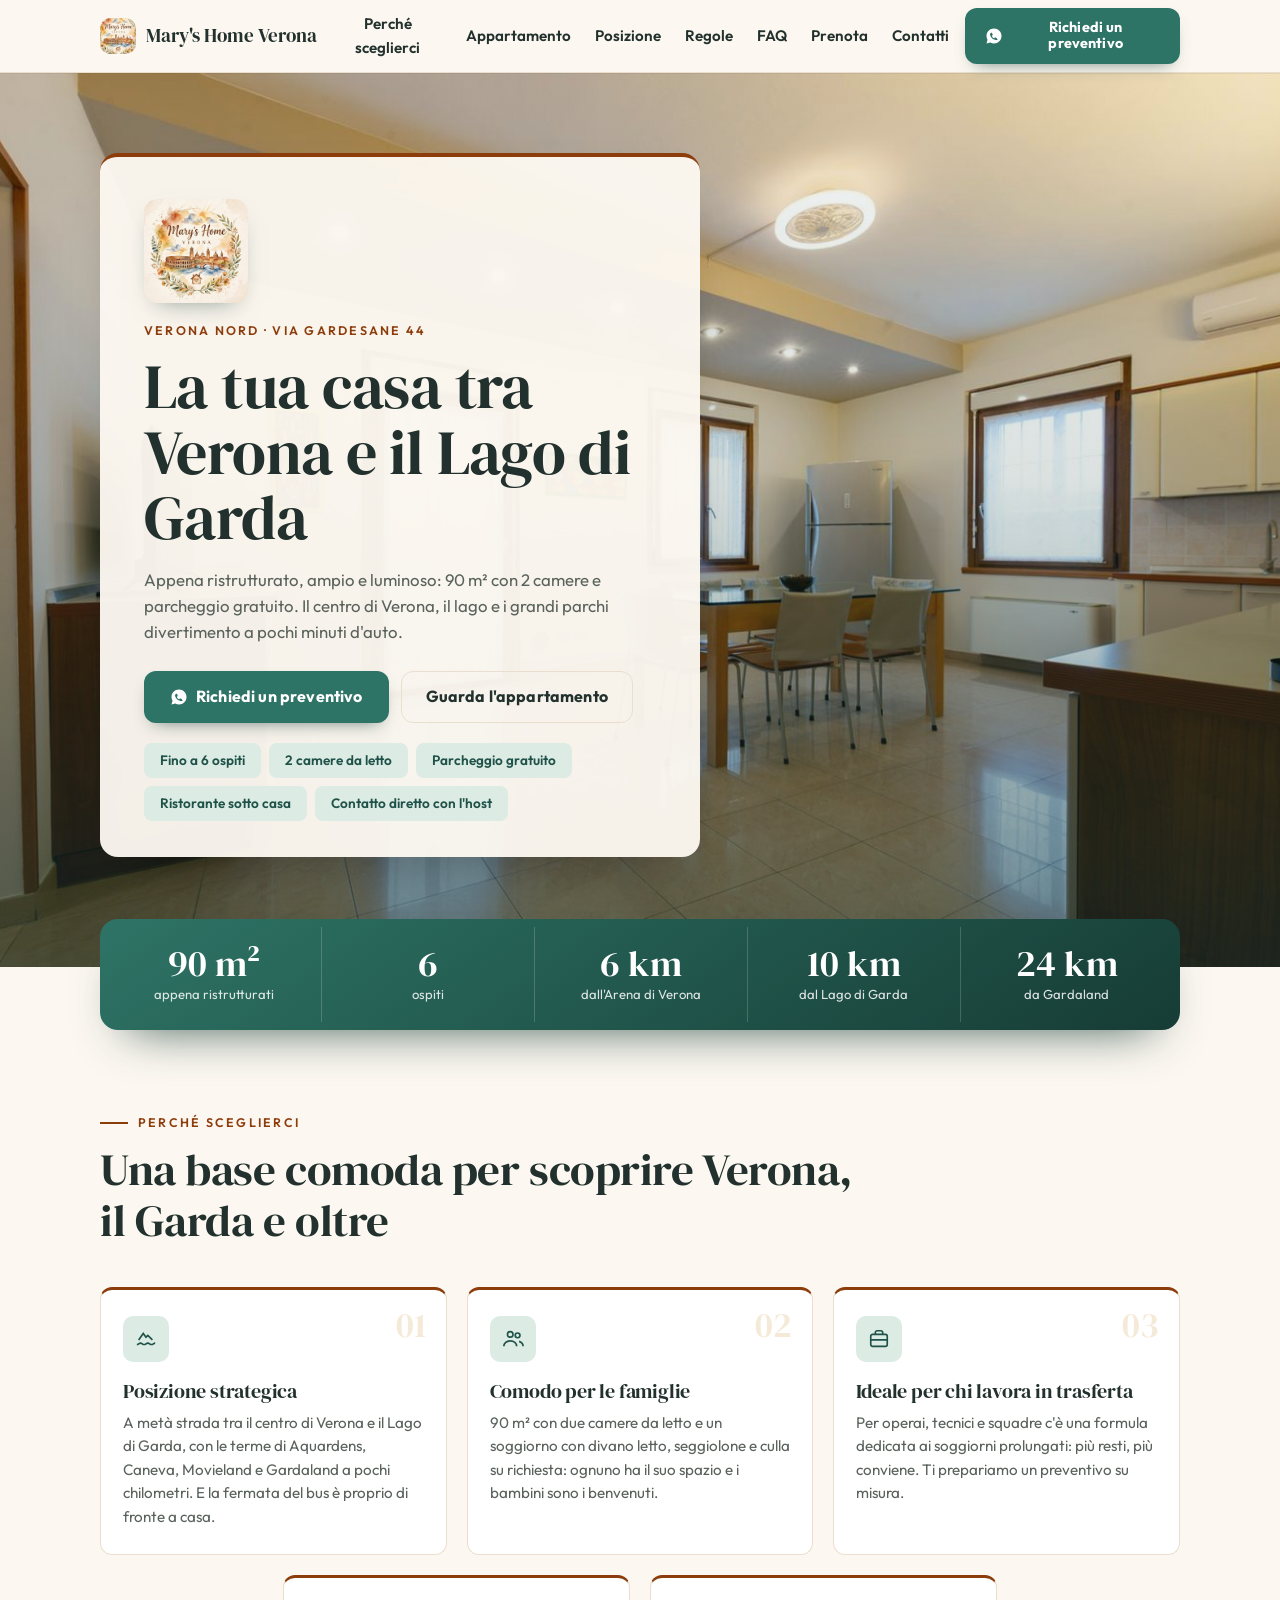
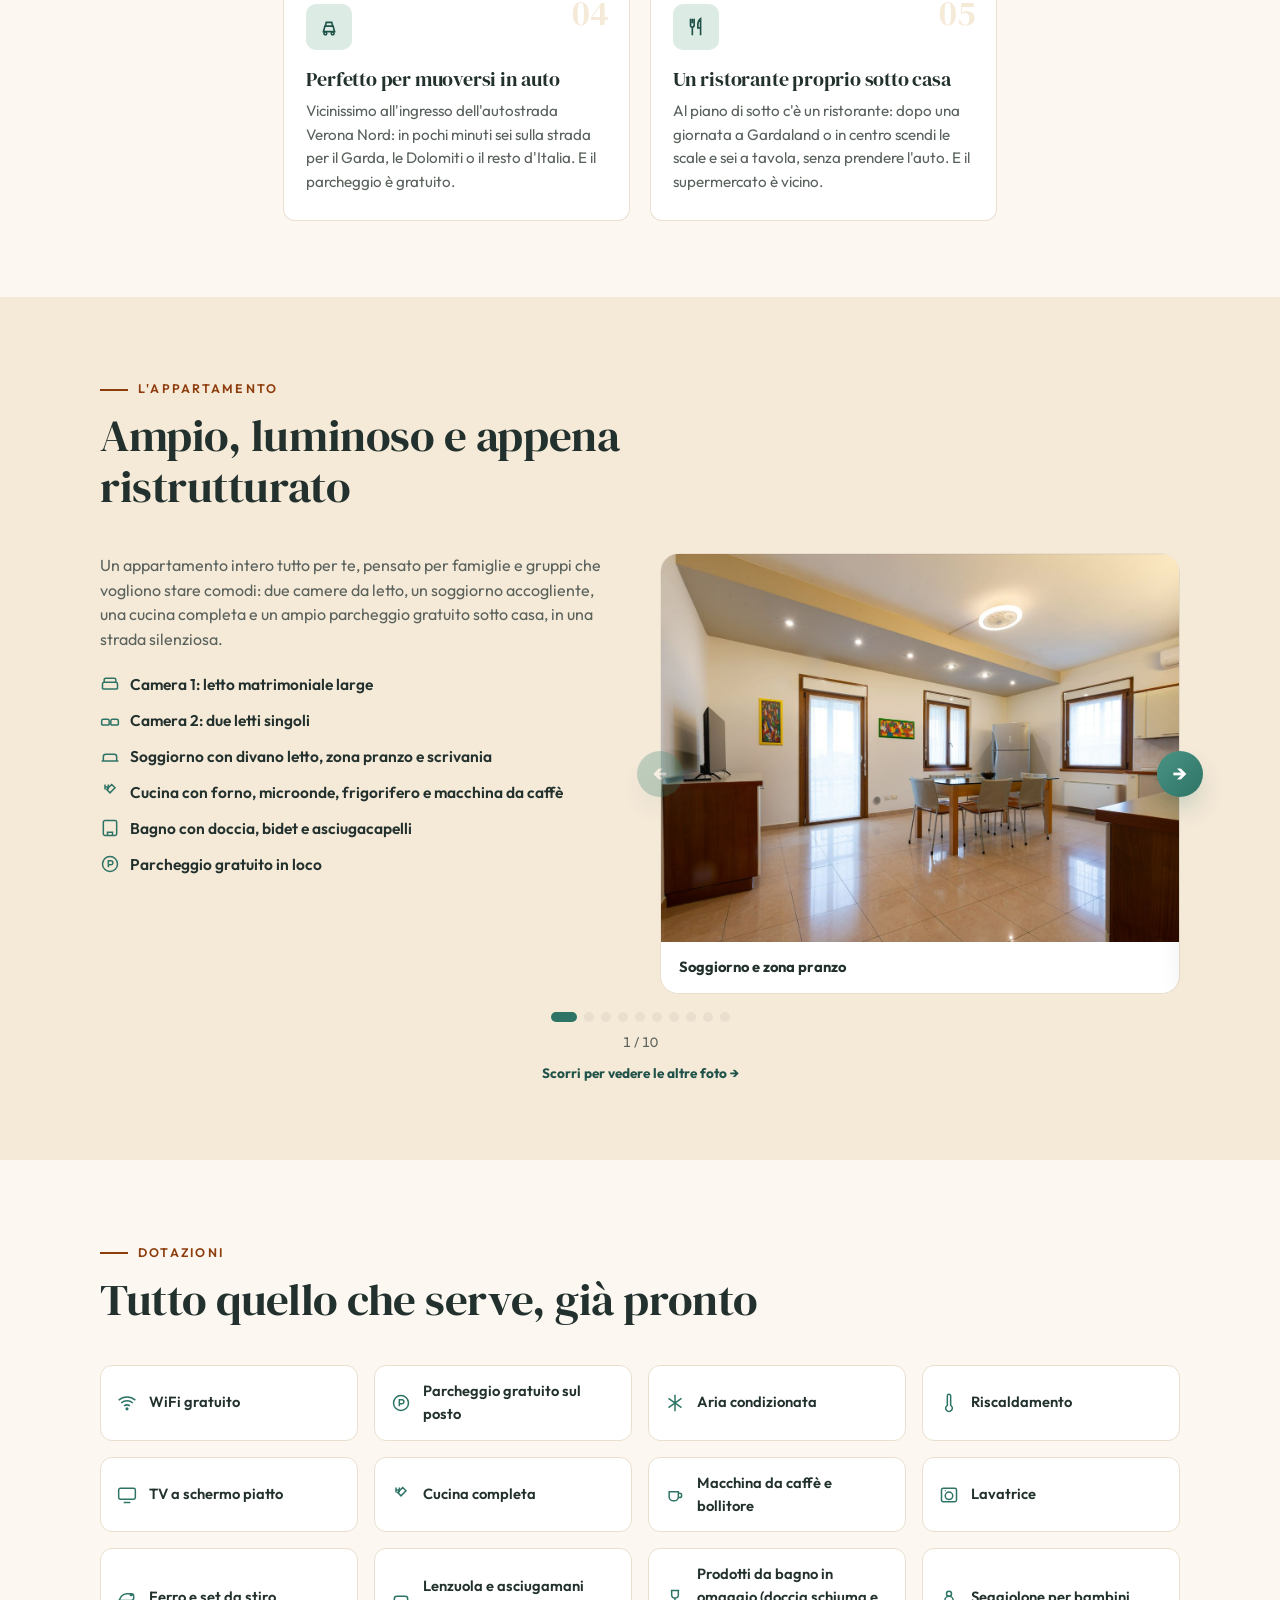
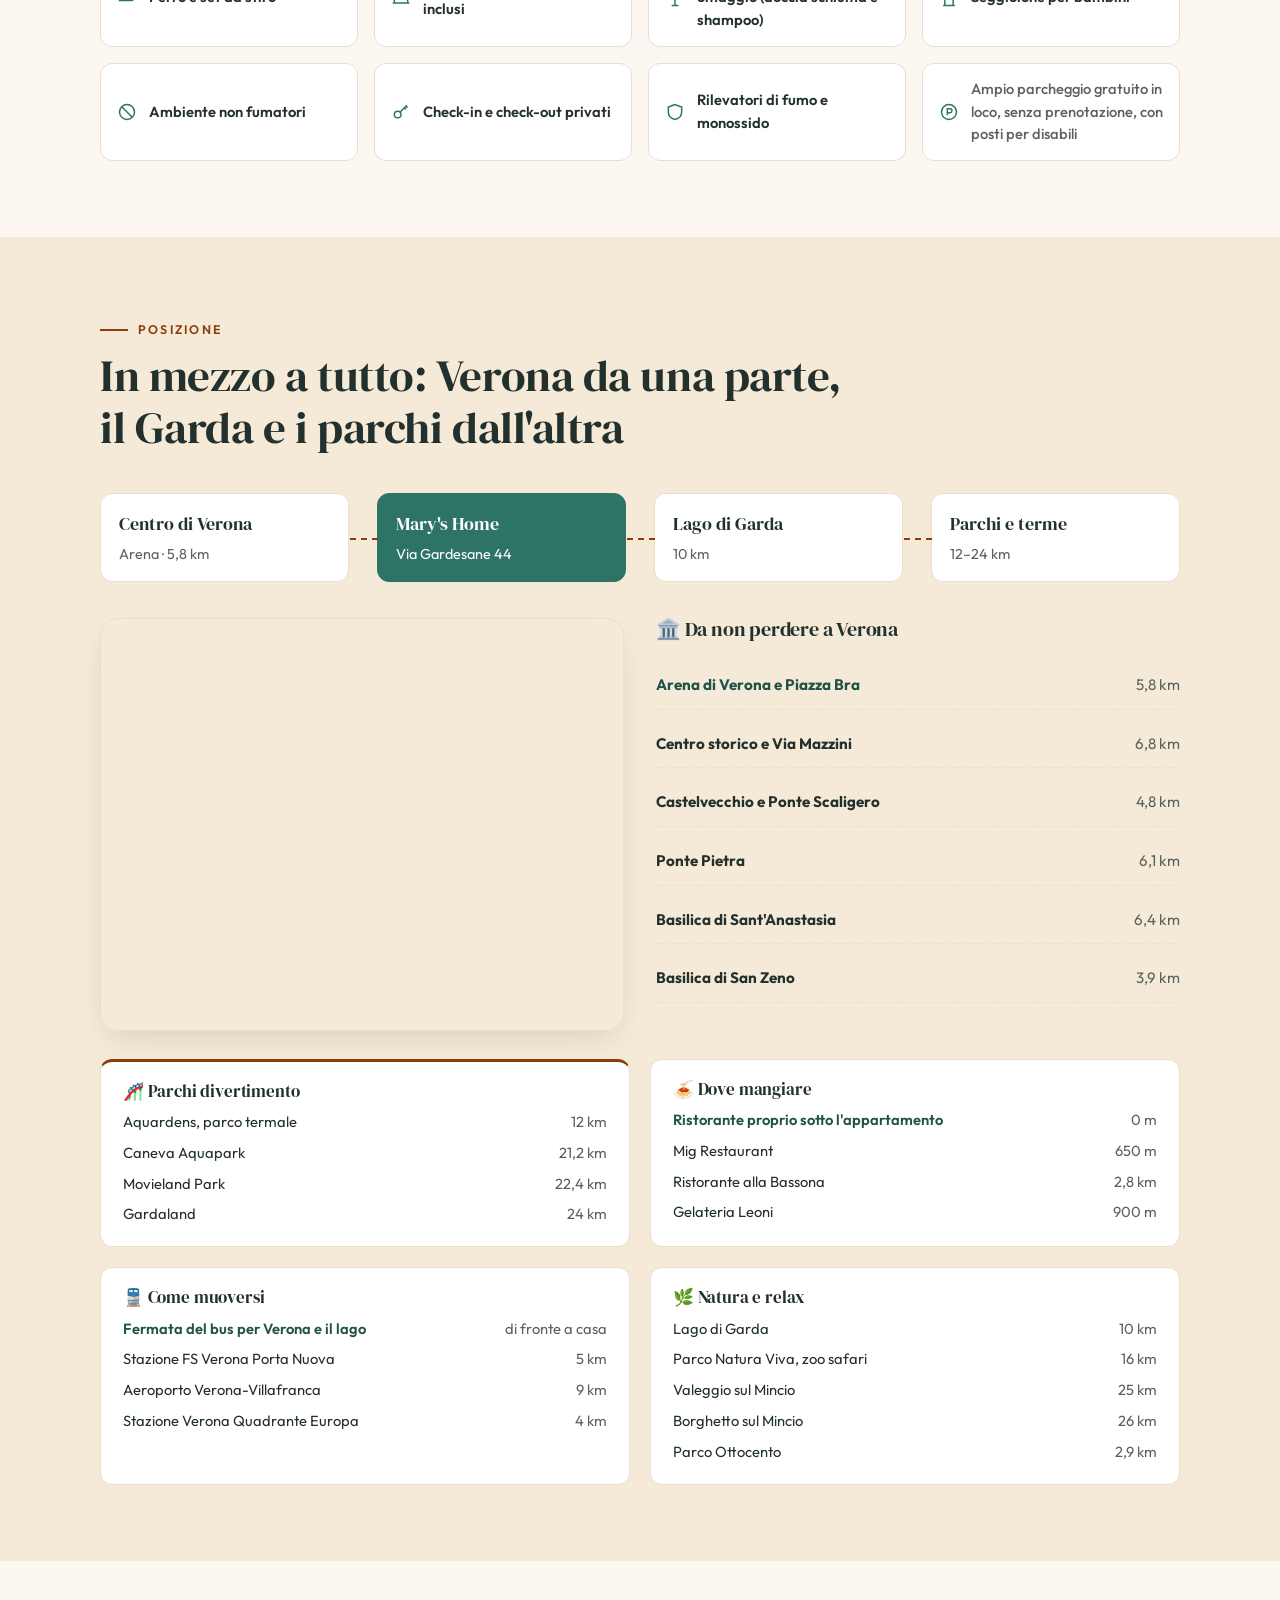
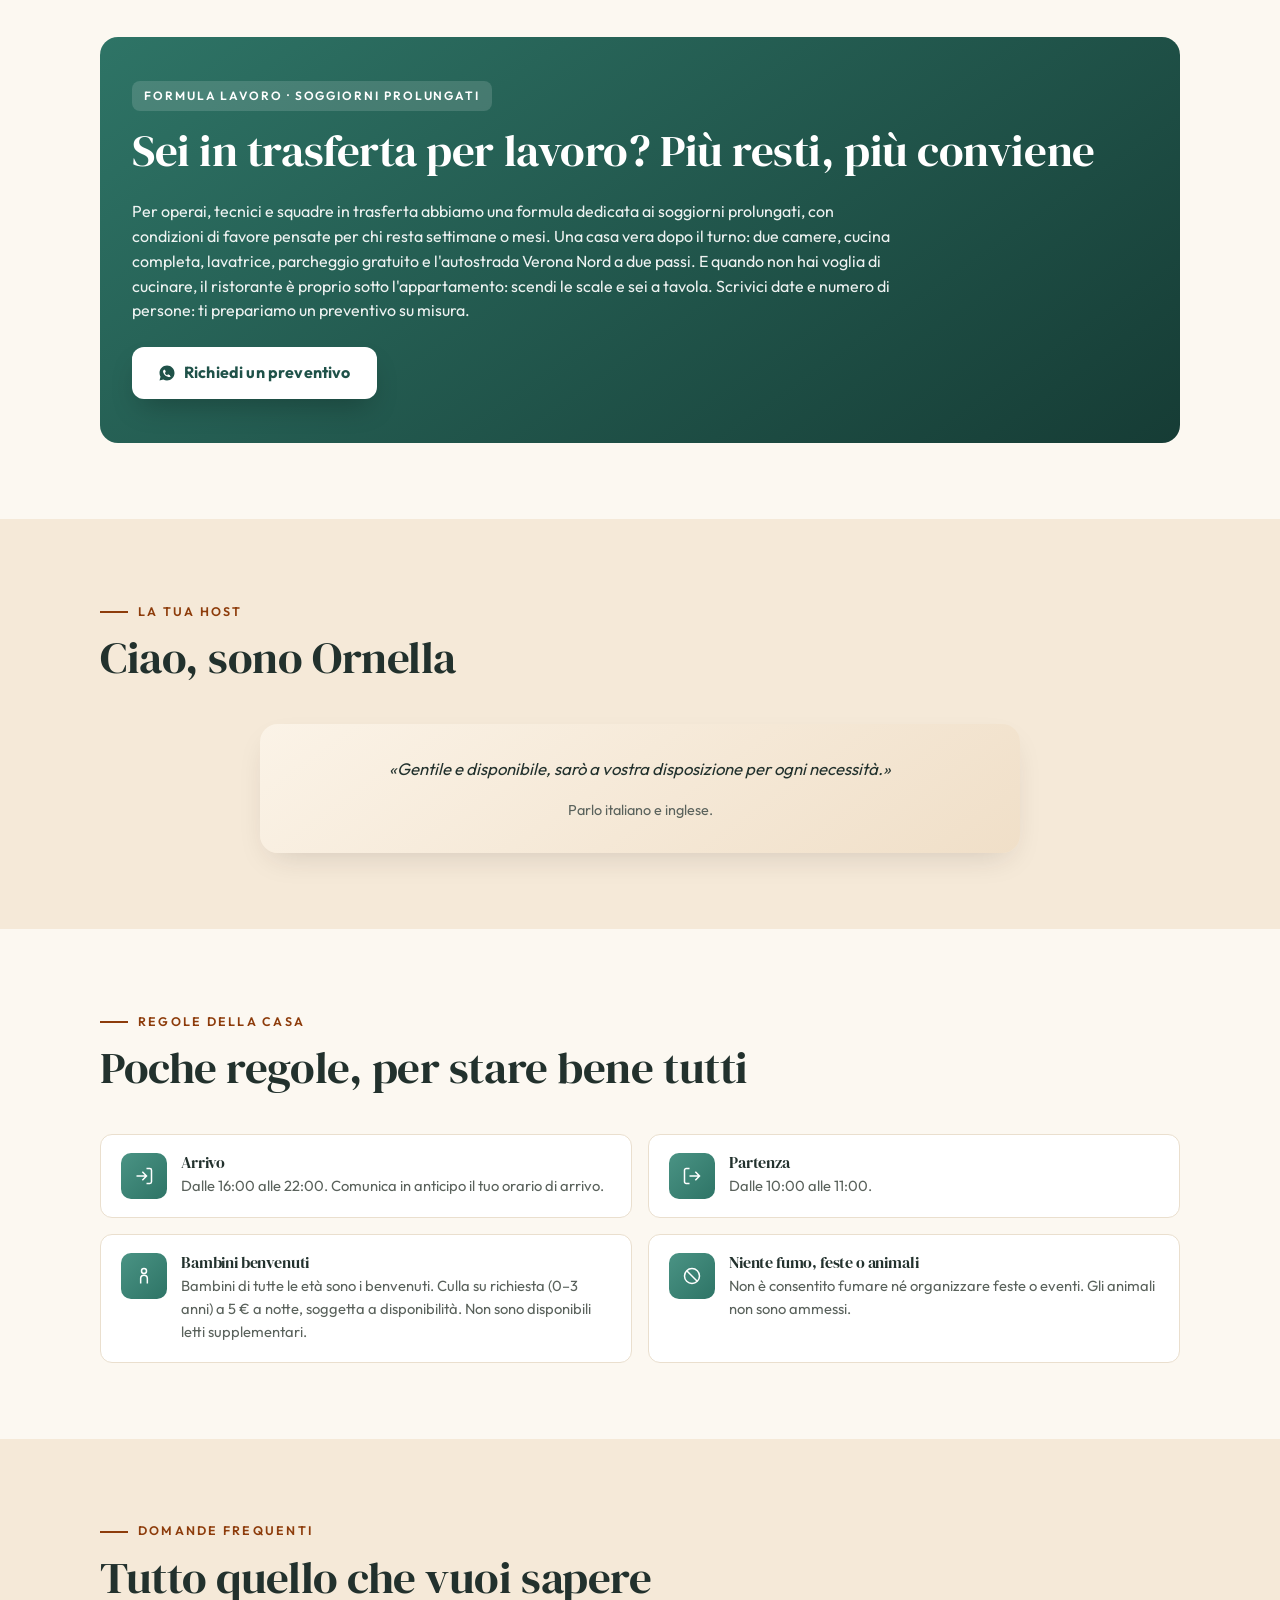
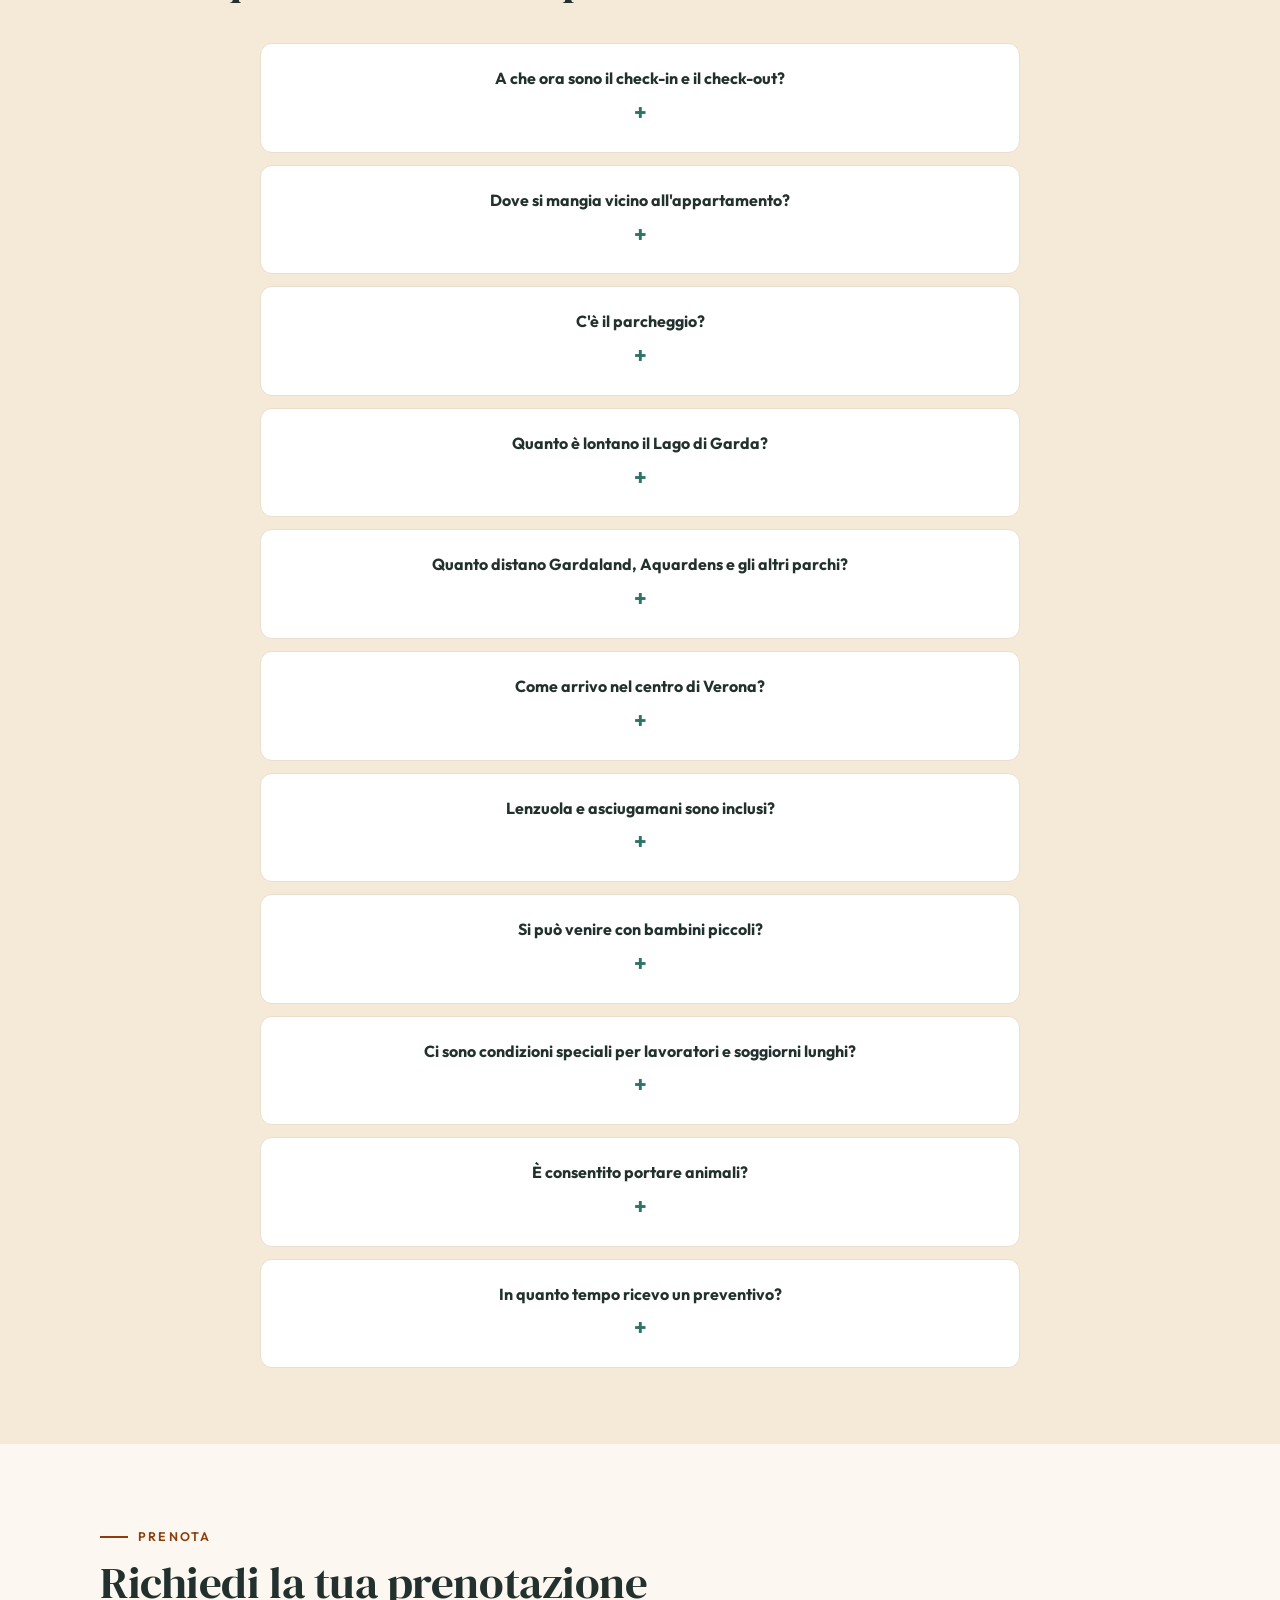
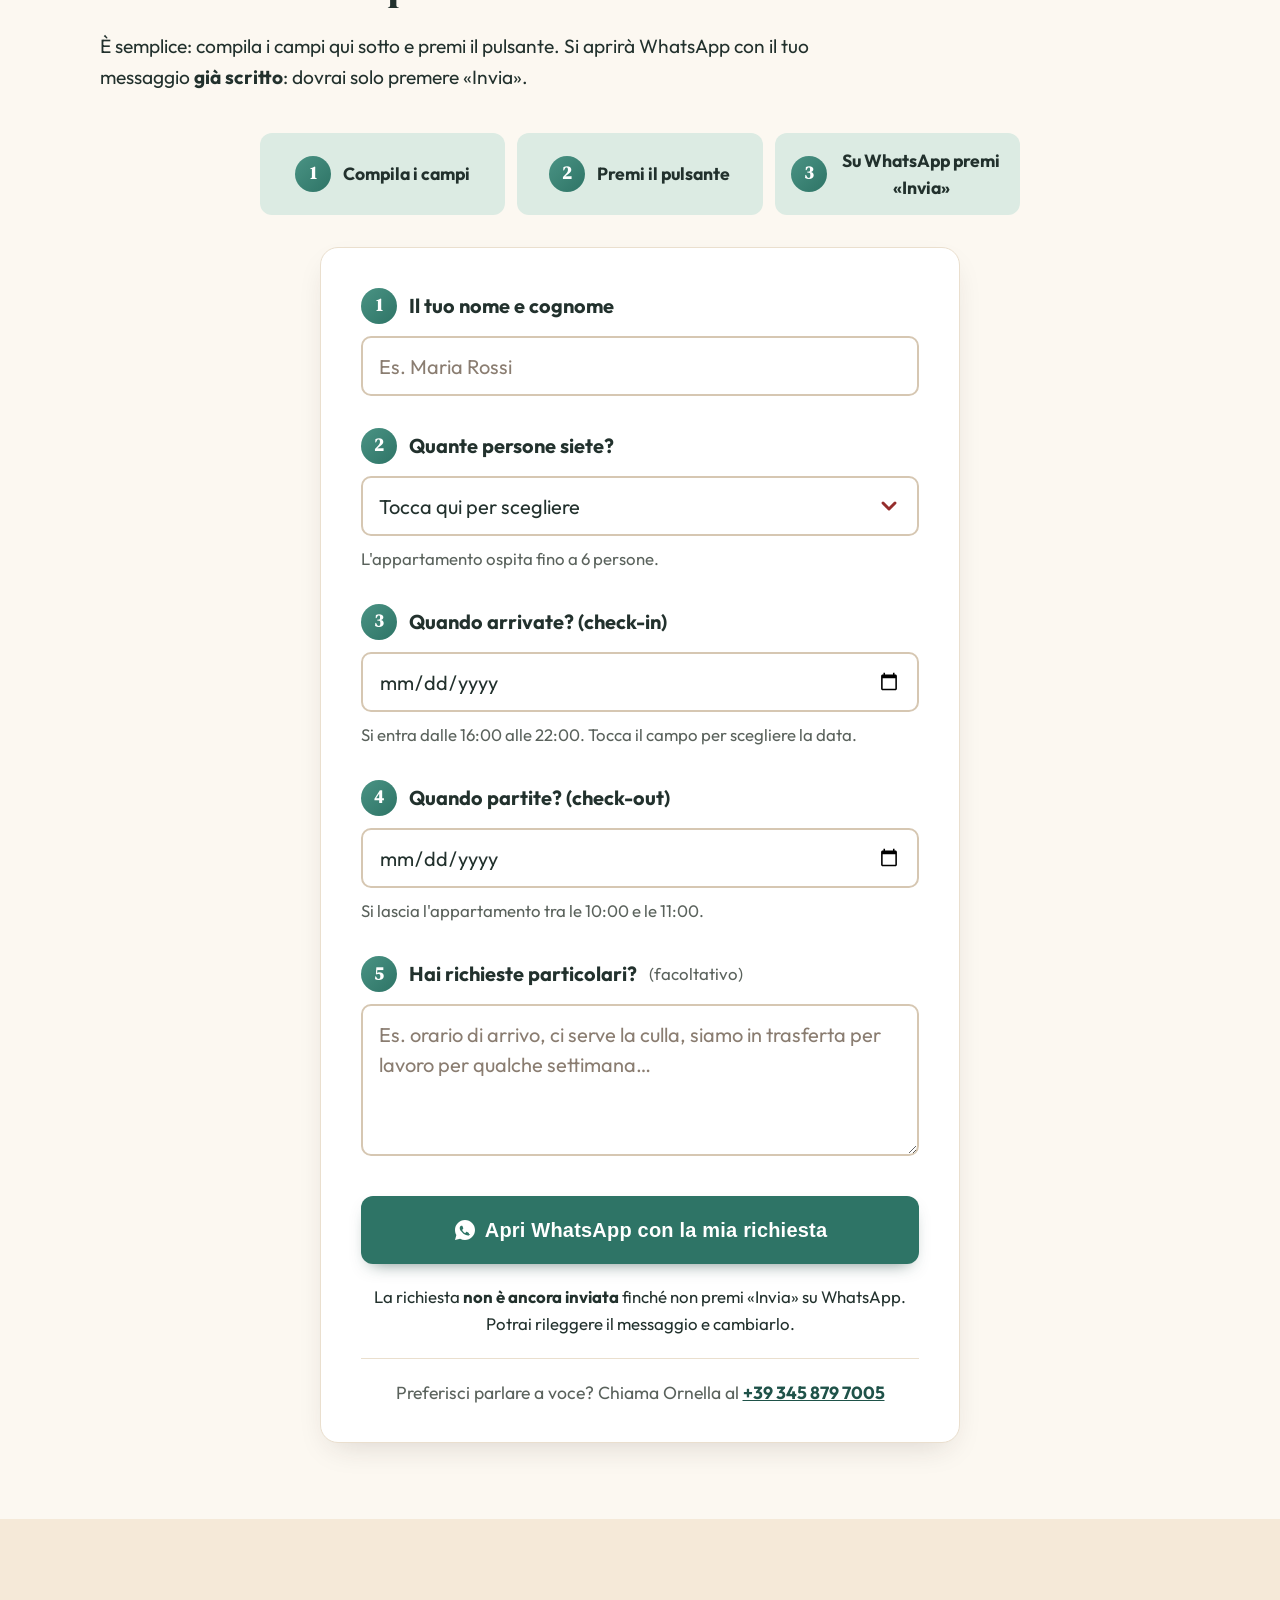
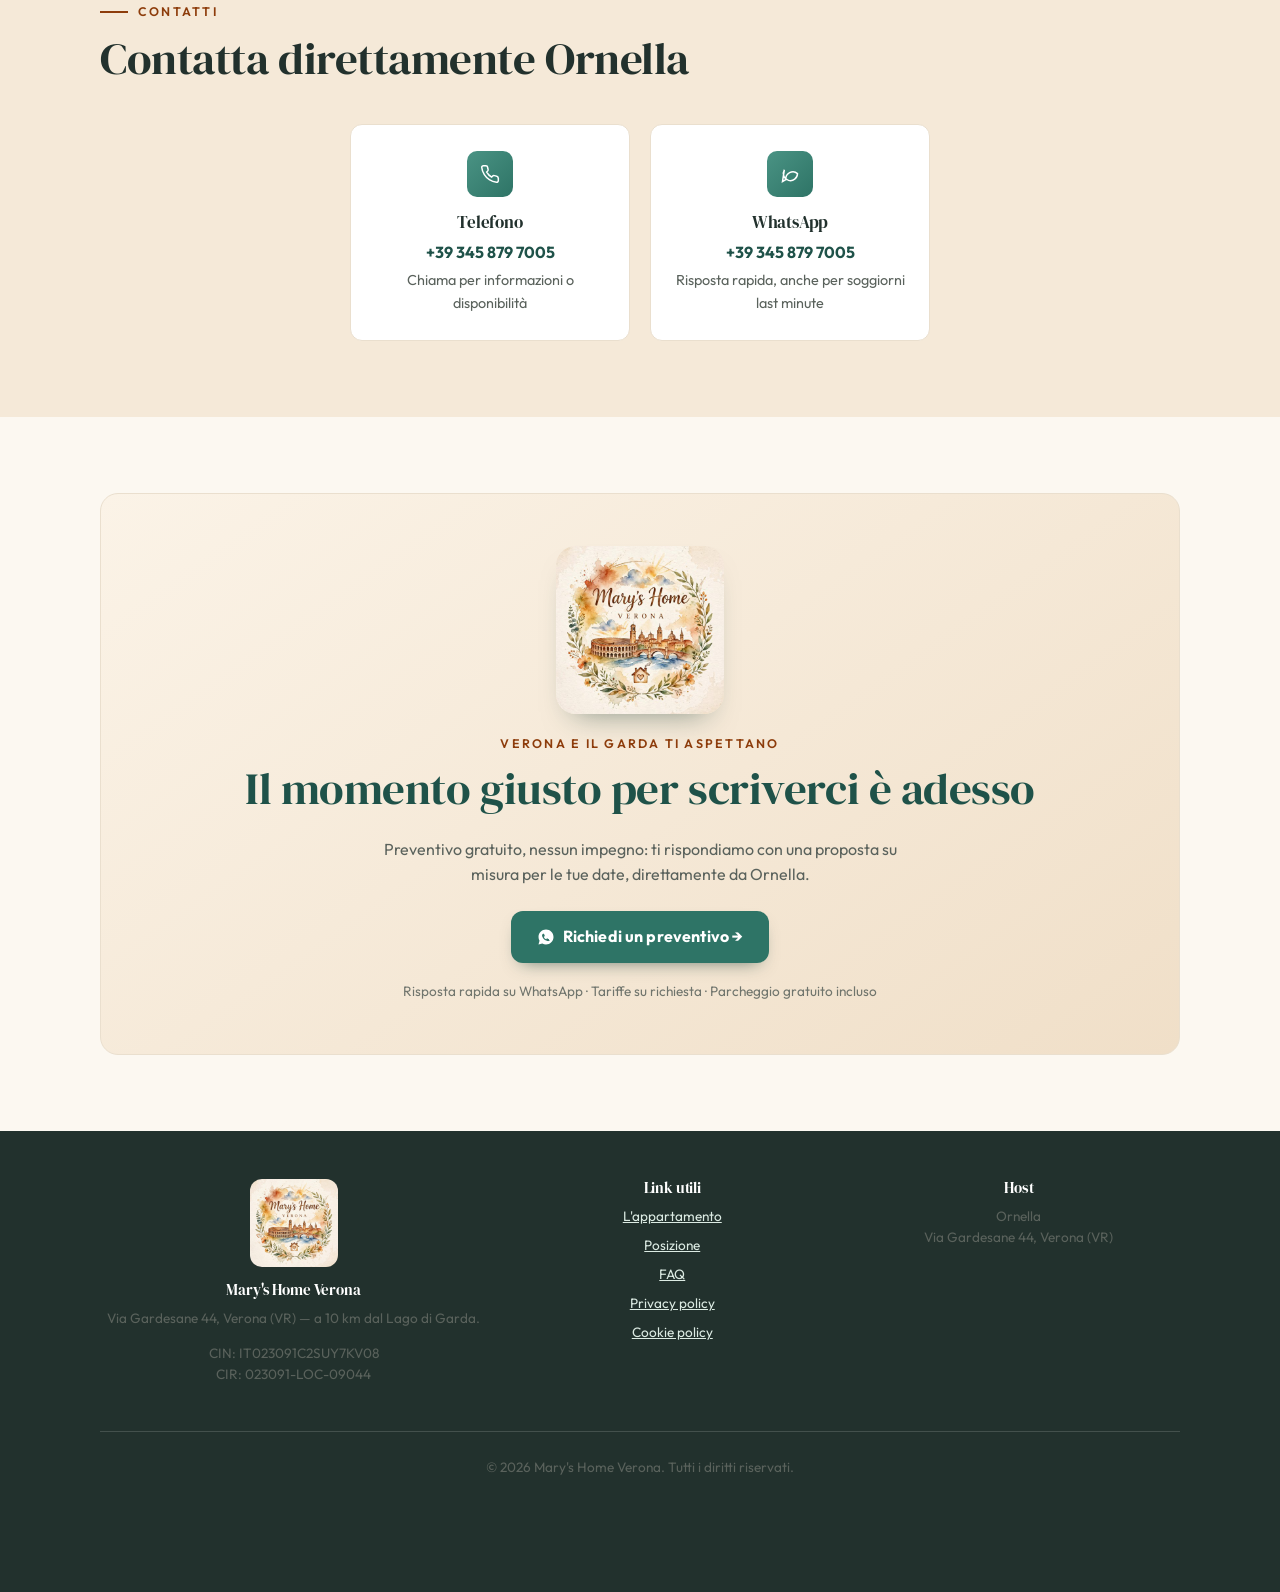
<file: marys-home-verona/index.html>
<!doctype html>
<html lang="it">
<head>
<meta charset="utf-8" />
<meta name="viewport" content="width=device-width, initial-scale=1" />
<title>Mary's Home Verona | Appartamento 90 m² tra Verona e il Lago di Garda</title>
<meta name="description" content="Appartamento appena ristrutturato di 90 m² a Verona Nord: 2 camere, fino a 6 ospiti, parcheggio gratuito e WiFi. In posizione strategica tra Verona, il Lago di Garda e i parchi divertimento. Contatta direttamente l'host Ornella." />

<!-- Open Graph / anteprima WhatsApp -->
<meta property="og:type" content="website" />
<meta property="og:locale" content="it_IT" />
<meta property="og:site_name" content="Mary's Home Verona" />
<meta property="og:title" content="Mary's Home Verona | Appartamento 90 m² tra Verona e il Lago di Garda" />
<meta property="og:description" content="Appena ristrutturato, ampio e luminoso: 2 camere e parcheggio gratuito. Verona, il Lago di Garda e Gardaland a portata di mano." />
<meta name="twitter:card" content="summary_large_image" />
<!-- TODO: og:image assoluta, canonical e hreflang quando avremo il dominio -->

<link rel="preconnect" href="https://fonts.googleapis.com" />
<link rel="preconnect" href="https://fonts.gstatic.com" crossorigin />
<link href="https://fonts.googleapis.com/css2?family=DM+Serif+Display:ital@0;1&family=Outfit:wght@400;500;600;700&display=swap" rel="stylesheet" />
<link rel="stylesheet" href="css/style.css" />
<link rel="icon" href="data:image/svg+xml,%3Csvg xmlns='http://www.w3.org/2000/svg' viewBox='0 0 64 64'%3E%3Ccircle cx='32' cy='32' r='32' fill='%232e7466'/%3E%3Ctext x='32' y='44' font-family='Georgia,serif' font-size='34' font-weight='700' fill='white' text-anchor='middle'%3EM%3C/text%3E%3C/svg%3E" />

<script type="application/ld+json">
{
  "@context": "https://schema.org",
  "@type": "VacationRental",
  "name": "Mary's Home Verona",
  "description": "Appartamento appena ristrutturato di 90 m² con 2 camere da letto e parcheggio gratuito, vicino all'uscita Verona Nord e a 10 km dal Lago di Garda.",
  "address": {
    "@type": "PostalAddress",
    "streetAddress": "Via Gardesane 44",
    "addressLocality": "Verona",
    "addressRegion": "VR",
    "addressCountry": "IT"
  },
  "petsAllowed": false,
  "occupancy": { "@type": "QuantitativeValue", "maxValue": 6 },
  "numberOfRooms": 2,
  "floorSize": { "@type": "QuantitativeValue", "value": 90, "unitCode": "MTK" },
  "amenityFeature": [
    { "@type": "LocationFeatureSpecification", "name": "WiFi gratuito", "value": true },
    { "@type": "LocationFeatureSpecification", "name": "Parcheggio gratuito", "value": true },
    { "@type": "LocationFeatureSpecification", "name": "Aria condizionata", "value": true },
    { "@type": "LocationFeatureSpecification", "name": "Riscaldamento", "value": true },
    { "@type": "LocationFeatureSpecification", "name": "Cucina attrezzata", "value": true },
    { "@type": "LocationFeatureSpecification", "name": "Lavatrice", "value": true },
    { "@type": "LocationFeatureSpecification", "name": "Non fumatori", "value": true }
  ]
}
</script>
</head>
<body>
<a class="skip-link visually-hidden" href="#main">Vai al contenuto principale</a>

<header class="site-header">
  <div class="container">
    <a class="brand" href="#top">
      <span class="brand-mark" aria-hidden="true"><img src="images/logo-marys-home-512.jpg" alt="" width="36" height="36" /></span>
      Mary's Home Verona
    </a>
    <nav class="nav-links" data-nav-menu aria-label="Sezioni principali">
      <a href="#perche">Perché sceglierci</a>
      <a href="#appartamento">Appartamento</a>
      <a href="#posizione">Posizione</a>
      <a href="#regole">Regole</a>
      <a href="#faq">FAQ</a>
      <a href="#prenota">Prenota</a>
      <a href="#contatti">Contatti</a>
    </nav>
    <div class="header-actions">
      <a class="btn btn-primary" href="#prenota"><svg class="wa-icon" width="18" height="18" viewBox="0 0 24 24" fill="currentColor" aria-hidden="true"><path d="M12 2C6.48 2 2 6.48 2 12c0 1.85.5 3.58 1.36 5.07L2 22l5.07-1.33A9.93 9.93 0 0 0 12 22c5.52 0 10-4.48 10-10S17.52 2 12 2Zm5.2 14.2c-.22.62-1.28 1.2-1.77 1.27-.45.07-1.02.1-1.65-.1-.38-.12-.87-.28-1.5-.55-2.63-1.14-4.35-3.78-4.48-3.96-.13-.18-1.07-1.42-1.07-2.71 0-1.29.68-1.92.92-2.18.24-.26.52-.32.7-.32h.5c.16 0 .38-.02.58.46.22.52.75 1.83.82 1.96.07.13.11.28.02.45-.36.7-.73.98-.95 1.22-.2.22-.24.35-.09.6.7 1.3 1.5 2.02 2.68 2.6.2.1.32.08.46-.06.17-.18.62-.68.8-.92.17-.24.34-.2.57-.12.23.08 1.48.7 1.73.83.25.13.42.19.48.3.06.11.06.62-.16 1.23Z"/></svg><span class="btn-label"> Richiedi un preventivo</span></a>
    </div>
  </div>
</header>

<main id="main">

  <!-- HERO -->
  <section class="hero hero-photo" id="top">
    <img class="hero-bg" src="images/soggiorno-zona-pranzo.jpg" alt="" width="1400" height="931" />
    <div class="container">
      <div class="hero-card">
        <img class="hero-card-logo" src="images/logo-marys-home-512.jpg" alt="Logo Mary's Home Verona" width="512" height="512" />
        <span class="kicker">Verona Nord · Via Gardesane 44</span>
        <h1>La tua casa tra Verona e il Lago di Garda</h1>
        <p class="lead">Appena ristrutturato, ampio e luminoso: 90 m² con 2 camere e parcheggio gratuito. Il centro di Verona, il lago e i grandi parchi divertimento a pochi minuti d'auto.</p>
        <div class="hero-cta">
          <a class="btn btn-primary" href="#prenota"><svg class="wa-icon" width="18" height="18" viewBox="0 0 24 24" fill="currentColor" aria-hidden="true"><path d="M12 2C6.48 2 2 6.48 2 12c0 1.85.5 3.58 1.36 5.07L2 22l5.07-1.33A9.93 9.93 0 0 0 12 22c5.52 0 10-4.48 10-10S17.52 2 12 2Zm5.2 14.2c-.22.62-1.28 1.2-1.77 1.27-.45.07-1.02.1-1.65-.1-.38-.12-.87-.28-1.5-.55-2.63-1.14-4.35-3.78-4.48-3.96-.13-.18-1.07-1.42-1.07-2.71 0-1.29.68-1.92.92-2.18.24-.26.52-.32.7-.32h.5c.16 0 .38-.02.58.46.22.52.75 1.83.82 1.96.07.13.11.28.02.45-.36.7-.73.98-.95 1.22-.2.22-.24.35-.09.6.7 1.3 1.5 2.02 2.68 2.6.2.1.32.08.46-.06.17-.18.62-.68.8-.92.17-.24.34-.2.57-.12.23.08 1.48.7 1.73.83.25.13.42.19.48.3.06.11.06.62-.16 1.23Z"/></svg> Richiedi un preventivo</a>
          <a class="btn btn-outline" href="#appartamento">Guarda l'appartamento</a>
        </div>
        <ul class="chips">
          <li>Fino a 6 ospiti</li>
          <li>2 camere da letto</li>
          <li>Parcheggio gratuito</li>
          <li>Ristorante sotto casa</li>
          <li>Contatto diretto con l'host</li>
        </ul>
      </div>
    </div>
  </section>

  <!-- STATISTICHE CHIAVE -->
  <section class="stats-band" aria-label="L'appartamento in numeri">
    <div class="container">
      <ul class="stats">
        <li><b>90 m²</b><span>appena ristrutturati</span></li>
        <li><b>6</b><span>ospiti</span></li>
        <li><b>6 km</b><span>dall'Arena di Verona</span></li>
        <li><b>10 km</b><span>dal Lago di Garda</span></li>
        <li><b>24 km</b><span>da Gardaland</span></li>
      </ul>
    </div>
  </section>

  <!-- PERCHÉ SCEGLIERCI -->
  <section class="section" id="perche">
    <div class="container">
      <div class="section-header">
        <span class="eyebrow">Perché sceglierci</span>
        <h2>Una base comoda per scoprire Verona, il Garda e oltre</h2>
      </div>
      <div class="features-grid">
        <div class="feature-card">
          <span class="card-num" aria-hidden="true">01</span>
          <div class="feature-icon" aria-hidden="true">
            <svg width="22" height="22" viewBox="0 0 24 24" fill="none" stroke="currentColor" stroke-width="1.8"><path d="M2 18c2 0 2-1.5 4-1.5S8 18 10 18s2-1.5 4-1.5 2 1.5 4 1.5 2-1.5 4-1.5"/><path d="M4 13l5-7 3 4 2-2 5 5"/></svg>
          </div>
          <h3>Posizione strategica</h3>
          <p>A metà strada tra il centro di Verona e il Lago di Garda, con le terme di Aquardens, Caneva, Movieland e Gardaland a pochi chilometri. E la fermata del bus è proprio di fronte a casa.</p>
        </div>
        <div class="feature-card">
          <span class="card-num" aria-hidden="true">02</span>
          <div class="feature-icon" aria-hidden="true">
            <svg width="22" height="22" viewBox="0 0 24 24" fill="none" stroke="currentColor" stroke-width="1.8"><circle cx="9" cy="7" r="3"/><path d="M2 20c0-3.3 3-6 7-6s7 2.7 7 6"/><circle cx="17" cy="8" r="2.6"/><path d="M23 20c0-2.5-1.8-4.6-4.3-5.4"/></svg>
          </div>
          <h3>Comodo per le famiglie</h3>
          <p>90 m² con due camere da letto e un soggiorno con divano letto, seggiolone e culla su richiesta: ognuno ha il suo spazio e i bambini sono i benvenuti.</p>
        </div>
        <div class="feature-card">
          <span class="card-num" aria-hidden="true">03</span>
          <div class="feature-icon" aria-hidden="true">
            <svg width="22" height="22" viewBox="0 0 24 24" fill="none" stroke="currentColor" stroke-width="1.8"><rect x="3" y="7" width="18" height="13" rx="2"/><path d="M8 7V5a2 2 0 0 1 2-2h4a2 2 0 0 1 2 2v2M3 13h18"/></svg>
          </div>
          <h3>Ideale per chi lavora in trasferta</h3>
          <p>Per operai, tecnici e squadre c'è una formula dedicata ai soggiorni prolungati: più resti, più conviene. Ti prepariamo un preventivo su misura.</p>
        </div>
        <div class="feature-card">
          <span class="card-num" aria-hidden="true">04</span>
          <div class="feature-icon" aria-hidden="true">
            <svg width="22" height="22" viewBox="0 0 24 24" fill="none" stroke="currentColor" stroke-width="1.8"><path d="M5 17h14M6 17l1.5-6h9L18 17M8 11l1-4h6l1 4"/><circle cx="8" cy="19" r="1.5"/><circle cx="16" cy="19" r="1.5"/></svg>
          </div>
          <h3>Perfetto per muoversi in auto</h3>
          <p>Vicinissimo all'ingresso dell'autostrada Verona Nord: in pochi minuti sei sulla strada per il Garda, le Dolomiti o il resto d'Italia. E il parcheggio è gratuito.</p>
        </div>
        <div class="feature-card">
          <span class="card-num" aria-hidden="true">05</span>
          <div class="feature-icon" aria-hidden="true">
            <svg width="22" height="22" viewBox="0 0 24 24" fill="none" stroke="currentColor" stroke-width="1.8"><path d="M6 3v7a2 2 0 0 0 2 2v9M10 3v7a2 2 0 0 1-2 2M8 3v5M17 21V3c-2 1.5-3 4-3 7v3h3"/></svg>
          </div>
          <h3>Un ristorante proprio sotto casa</h3>
          <p>Al piano di sotto c'è un ristorante: dopo una giornata a Gardaland o in centro scendi le scale e sei a tavola, senza prendere l'auto. E il supermercato è vicino.</p>
        </div>
      </div>
    </div>
  </section>

  <!-- APPARTAMENTO -->
  <section class="section section-alt" id="appartamento">
    <div class="container">
      <div class="section-header">
        <span class="eyebrow">L'appartamento</span>
        <h2>Ampio, luminoso e appena ristrutturato</h2>
      </div>
      <div class="apartment-grid">
        <div>
          <p>Un appartamento intero tutto per te, pensato per famiglie e gruppi che vogliono stare comodi: due camere da letto, un soggiorno accogliente, una cucina completa e un ampio parcheggio gratuito sotto casa, in una strada silenziosa.</p>
          <ul class="spaces-list">
            <li><svg width="20" height="20" viewBox="0 0 24 24" fill="none" stroke="currentColor" stroke-width="1.8"><path d="M3 18v-6a2 2 0 0 1 2-2h14a2 2 0 0 1 2 2v6M3 18h18M5 10V7a2 2 0 0 1 2-2h10a2 2 0 0 1 2 2v3"/></svg> Camera 1: letto matrimoniale large</li>
            <li><svg width="20" height="20" viewBox="0 0 24 24" fill="none" stroke="currentColor" stroke-width="1.8"><path d="M2 18v-5a2 2 0 0 1 2-2h5a2 2 0 0 1 2 2v5M13 18v-5a2 2 0 0 1 2-2h5a2 2 0 0 1 2 2v5M2 18h9M13 18h9"/></svg> Camera 2: due letti singoli</li>
            <li><svg width="20" height="20" viewBox="0 0 24 24" fill="none" stroke="currentColor" stroke-width="1.8"><path d="M4 18v-5a3 3 0 0 1 3-3h10a3 3 0 0 1 3 3v5M2 18h20"/></svg> Soggiorno con divano letto, zona pranzo e scrivania</li>
            <li><svg width="20" height="20" viewBox="0 0 24 24" fill="none" stroke="currentColor" stroke-width="1.8"><path d="M6 3v6M10 3v6M6 6h4M14 3l4 4-6 6-4-4Z"/></svg> Cucina con forno, microonde, frigorifero e macchina da caffè</li>
            <li><svg width="20" height="20" viewBox="0 0 24 24" fill="none" stroke="currentColor" stroke-width="1.8"><rect x="4" y="3" width="16" height="18" rx="2"/><path d="M9 21v-4h6v4"/></svg> Bagno con doccia, bidet e asciugacapelli</li>
            <li><svg width="20" height="20" viewBox="0 0 24 24" fill="none" stroke="currentColor" stroke-width="1.8"><circle cx="12" cy="12" r="9"/><path d="M10 16V8h3a2.5 2.5 0 0 1 0 5h-3"/></svg> Parcheggio gratuito in loco</li>
          </ul>
        </div>
        <div class="car" id="photo-car">
          <button class="arrow prev" type="button" aria-label="Foto precedente">←</button>
          <div class="track" id="photo-track" tabindex="0" aria-label="Foto dell'appartamento">
            <figure class="photo-slide">
              <img src="images/soggiorno-zona-pranzo.jpg" alt="Soggiorno luminoso con zona pranzo e TV" width="1400" height="932" loading="lazy" />
              <figcaption>Soggiorno e zona pranzo</figcaption>
            </figure>
            <figure class="photo-slide">
              <img src="images/soggiorno-divano.jpg" alt="Soggiorno con divano letto grigio e chaise longue" width="1400" height="932" loading="lazy" />
              <figcaption>Soggiorno con divano letto</figcaption>
            </figure>
            <figure class="photo-slide">
              <img src="images/cucina.jpg" alt="Cucina completa con frigorifero, forno e tavolo da pranzo" width="1400" height="932" loading="lazy" />
              <figcaption>Cucina</figcaption>
            </figure>
            <figure class="photo-slide">
              <img src="images/camera-matrimoniale.jpg" alt="Camera matrimoniale con letto large e parete verde salvia" width="1400" height="932" loading="lazy" />
              <figcaption>Camera matrimoniale</figcaption>
            </figure>
            <figure class="photo-slide">
              <img src="images/camera-matrimoniale-armadio.jpg" alt="Camera matrimoniale con grande armadio e specchio" width="1400" height="932" loading="lazy" />
              <figcaption>Camera matrimoniale: armadio</figcaption>
            </figure>
            <figure class="photo-slide">
              <img src="images/camera-letti-singoli.jpg" alt="Camera con due letti singoli in ferro battuto" width="1400" height="932" loading="lazy" />
              <figcaption>Camera con due letti singoli</figcaption>
            </figure>
            <figure class="photo-slide">
              <img src="images/soggiorno-scrivania.jpg" alt="Angolo scrivania nel soggiorno" width="1400" height="932" loading="lazy" />
              <figcaption>Angolo scrivania</figcaption>
            </figure>
            <figure class="photo-slide">
              <img src="images/ingresso-corridoio.jpg" alt="Ingresso e corridoio con porte in legno" width="1400" height="932" loading="lazy" />
              <figcaption>Ingresso</figcaption>
            </figure>
            <figure class="photo-slide">
              <img src="images/bagno.jpg" alt="Bagno con lavabo, bidet e finestra" width="1400" height="932" loading="lazy" />
              <figcaption>Bagno</figcaption>
            </figure>
            <figure class="photo-slide">
              <img src="images/doccia.jpg" alt="Box doccia con rivestimento color pesca" width="1400" height="1938" loading="lazy" />
              <figcaption>Doccia</figcaption>
            </figure>
          </div>
          <button class="arrow next" type="button" aria-label="Foto successiva">→</button>
        </div>
      </div>
      <div class="car-foot">
        <div class="dots" id="photo-dots"></div>
        <span class="count" id="photo-count">1 / 10</span>
        <span class="swipe">Scorri per vedere le altre foto →</span>
      </div>
    </div>
  </section>

  <!-- DOTAZIONI -->
  <section class="section" id="dotazioni">
    <div class="container">
      <div class="section-header">
        <span class="eyebrow">Dotazioni</span>
        <h2>Tutto quello che serve, già pronto</h2>
      </div>
      <div class="amenities-grid">
        <div class="amenity"><svg width="20" height="20" viewBox="0 0 24 24" fill="none" stroke="currentColor" stroke-width="1.8"><path d="M2 8.5a15 15 0 0 1 20 0M5 12a10.5 10.5 0 0 1 14 0M8.5 15.5a6 6 0 0 1 7 0"/><circle cx="12" cy="19" r="1"/></svg> WiFi gratuito</div>
        <div class="amenity"><svg width="20" height="20" viewBox="0 0 24 24" fill="none" stroke="currentColor" stroke-width="1.8"><circle cx="12" cy="12" r="9"/><path d="M10 16V8h3a2.5 2.5 0 0 1 0 5h-3"/></svg> Parcheggio gratuito sul posto</div>
        <div class="amenity"><svg width="20" height="20" viewBox="0 0 24 24" fill="none" stroke="currentColor" stroke-width="1.8"><path d="M12 2v20M4.2 6.5l15.6 11M19.8 6.5 4.2 17.5"/></svg> Aria condizionata</div>
        <div class="amenity"><svg width="20" height="20" viewBox="0 0 24 24" fill="none" stroke="currentColor" stroke-width="1.8"><path d="M14 14.76V3.5a2 2 0 0 0-4 0v11.26a4 4 0 1 0 4 0Z"/></svg> Riscaldamento</div>
        <div class="amenity"><svg width="20" height="20" viewBox="0 0 24 24" fill="none" stroke="currentColor" stroke-width="1.8"><rect x="2" y="4" width="20" height="13" rx="2"/><path d="M8 21h8"/></svg> TV a schermo piatto</div>
        <div class="amenity"><svg width="20" height="20" viewBox="0 0 24 24" fill="none" stroke="currentColor" stroke-width="1.8"><path d="M6 3v6M10 3v6M6 6h4M14 3l4 4-6 6-4-4Z"/></svg> Cucina completa</div>
        <div class="amenity"><svg width="20" height="20" viewBox="0 0 24 24" fill="none" stroke="currentColor" stroke-width="1.8"><path d="M5 8h11v6a5 5 0 0 1-5 5h-1a5 5 0 0 1-5-5Z"/><path d="M16 10h1.5a2.5 2.5 0 0 1 0 5H16"/></svg> Macchina da caffè e bollitore</div>
        <div class="amenity"><svg width="20" height="20" viewBox="0 0 24 24" fill="none" stroke="currentColor" stroke-width="1.8"><rect x="3" y="4" width="18" height="16" rx="2"/><circle cx="12" cy="13" r="4.5"/><path d="M7 7h1"/></svg> Lavatrice</div>
        <div class="amenity"><svg width="20" height="20" viewBox="0 0 24 24" fill="none" stroke="currentColor" stroke-width="1.8"><path d="M3 16c0-4 3-9 9-9h5a3 3 0 0 1 3 3v2a3 3 0 0 1-3 3H5a2 2 0 0 1-2-2Z"/><circle cx="17" cy="8" r="1"/></svg> Ferro e set da stiro</div>
        <div class="amenity"><svg width="20" height="20" viewBox="0 0 24 24" fill="none" stroke="currentColor" stroke-width="1.8"><path d="M4 18v-5a3 3 0 0 1 3-3h10a3 3 0 0 1 3 3v5M2 18h20"/></svg> Lenzuola e asciugamani inclusi</div>
        <div class="amenity"><svg width="20" height="20" viewBox="0 0 24 24" fill="none" stroke="currentColor" stroke-width="1.8"><path d="M7 3h10M8 3v5a4 4 0 0 0 8 0V3M12 12v9M8 21h8"/></svg> Prodotti da bagno in omaggio (doccia schiuma e shampoo)</div>
        <div class="amenity"><svg width="20" height="20" viewBox="0 0 24 24" fill="none" stroke="currentColor" stroke-width="1.8"><circle cx="12" cy="7" r="3"/><path d="M7 21v-6a5 5 0 0 1 10 0v6M5 21h14"/></svg> Seggiolone per bambini</div>
        <div class="amenity"><svg width="20" height="20" viewBox="0 0 24 24" fill="none" stroke="currentColor" stroke-width="1.8"><circle cx="12" cy="12" r="9"/><path d="M6 6l12 12"/></svg> Ambiente non fumatori</div>
        <div class="amenity"><svg width="20" height="20" viewBox="0 0 24 24" fill="none" stroke="currentColor" stroke-width="1.8"><circle cx="8" cy="15" r="4"/><path d="M11 12 19 4M16 7l2 2M18 5l2 2"/></svg> Check-in e check-out privati</div>
        <div class="amenity"><svg width="20" height="20" viewBox="0 0 24 24" fill="none" stroke="currentColor" stroke-width="1.8"><path d="M12 3 4 6v6c0 5 3.5 8 8 9 4.5-1 8-4 8-9V6Z"/></svg> Rilevatori di fumo e monossido</div>
        <div class="amenity note"><svg width="20" height="20" viewBox="0 0 24 24" fill="none" stroke="currentColor" stroke-width="1.8"><circle cx="12" cy="12" r="9"/><path d="M10 16V8h3a2.5 2.5 0 0 1 0 5h-3"/></svg> Ampio parcheggio gratuito in loco, senza prenotazione, con posti per disabili</div>
      </div>
    </div>
  </section>

  <!-- POSIZIONE -->
  <section class="section section-alt" id="posizione">
    <div class="container">
      <div class="section-header">
        <span class="eyebrow">Posizione</span>
        <h2>In mezzo a tutto: Verona da una parte, il Garda e i parchi dall'altra</h2>
      </div>
      <ol class="route" aria-label="Distanze principali dall'appartamento">
        <li class="route-stop"><b>Centro di Verona</b><span>Arena · 5,8 km</span></li>
        <li class="route-stop home"><b>Mary's Home</b><span>Via Gardesane 44</span></li>
        <li class="route-stop"><b>Lago di Garda</b><span>10 km</span></li>
        <li class="route-stop"><b>Parchi e terme</b><span>12–24 km</span></li>
      </ol>
      <div class="location-grid">
        <div class="map-embed">
          <iframe
            src="https://www.google.com/maps?q=Via+Gardesane+44,+Verona&output=embed"
            title="Mappa di Mary's Home Verona, Via Gardesane 44, Verona"
            loading="lazy"
            referrerpolicy="no-referrer-when-downgrade">
          </iframe>
        </div>
        <div>
          <h3 class="list-title">🏛️ Da non perdere a Verona</h3>
          <ul class="distance-list">
            <li class="highlight"><strong>Arena di Verona e Piazza Bra</strong> <span>5,8 km</span></li>
            <li><strong>Centro storico e Via Mazzini</strong> <span>6,8 km</span></li>
            <li><strong>Castelvecchio e Ponte Scaligero</strong> <span>4,8 km</span></li>
            <li><strong>Ponte Pietra</strong> <span>6,1 km</span></li>
            <li><strong>Basilica di Sant'Anastasia</strong> <span>6,4 km</span></li>
            <li><strong>Basilica di San Zeno</strong> <span>3,9 km</span></li>
          </ul>
        </div>
      </div>
      <div class="nearby-grid">
        <div class="nearby-card parks">
          <h3>🎢 Parchi divertimento</h3>
          <ul>
            <li>Aquardens, parco termale <span>12 km</span></li>
            <li>Caneva Aquapark <span>21,2 km</span></li>
            <li>Movieland Park <span>22,4 km</span></li>
            <li>Gardaland <span>24 km</span></li>
          </ul>
        </div>
        <div class="nearby-card">
          <h3>🍝 Dove mangiare</h3>
          <ul>
            <li><strong>Ristorante proprio sotto l'appartamento</strong> <span>0 m</span></li>
            <li>Mig Restaurant <span>650 m</span></li>
            <li>Ristorante alla Bassona <span>2,8 km</span></li>
            <li>Gelateria Leoni <span>900 m</span></li>
          </ul>
        </div>
        <div class="nearby-card">
          <h3>🚆 Come muoversi</h3>
          <ul>
            <li><strong>Fermata del bus per Verona e il lago</strong> <span>di fronte a casa</span></li>
            <li>Stazione FS Verona Porta Nuova <span>5 km</span></li>
            <li>Aeroporto Verona-Villafranca <span>9 km</span></li>
            <li>Stazione Verona Quadrante Europa <span>4 km</span></li>
          </ul>
        </div>
        <div class="nearby-card">
          <h3>🌿 Natura e relax</h3>
          <ul>
            <li>Lago di Garda <span>10 km</span></li>
            <li>Parco Natura Viva, zoo safari <span>16 km</span></li>
            <li>Valeggio sul Mincio <span>25 km</span></li>
            <li>Borghetto sul Mincio <span>26 km</span></li>
            <li>Parco Ottocento <span>2,9 km</span></li>
          </ul>
        </div>
      </div>
    </div>
  </section>

  <!-- SOGGIORNI PER FAMIGLIE E GRUPPI -->
  <section class="section" id="soggiorni-lunghi">
    <div class="container">
      <div class="longstay">
        <span class="longstay-kicker">Formula lavoro · soggiorni prolungati</span>
        <h2>Sei in trasferta per lavoro? Più resti, più conviene</h2>
        <p>Per operai, tecnici e squadre in trasferta abbiamo una formula dedicata ai soggiorni prolungati, con condizioni di favore pensate per chi resta settimane o mesi. Una casa vera dopo il turno: due camere, cucina completa, lavatrice, parcheggio gratuito e l'autostrada Verona Nord a due passi. E quando non hai voglia di cucinare, il ristorante è proprio sotto l'appartamento: scendi le scale e sei a tavola. Scrivici date e numero di persone: ti prepariamo un preventivo su misura.</p>
        <a class="btn btn-primary" href="#prenota"><svg class="wa-icon" width="18" height="18" viewBox="0 0 24 24" fill="currentColor" aria-hidden="true"><path d="M12 2C6.48 2 2 6.48 2 12c0 1.85.5 3.58 1.36 5.07L2 22l5.07-1.33A9.93 9.93 0 0 0 12 22c5.52 0 10-4.48 10-10S17.52 2 12 2Zm5.2 14.2c-.22.62-1.28 1.2-1.77 1.27-.45.07-1.02.1-1.65-.1-.38-.12-.87-.28-1.5-.55-2.63-1.14-4.35-3.78-4.48-3.96-.13-.18-1.07-1.42-1.07-2.71 0-1.29.68-1.92.92-2.18.24-.26.52-.32.7-.32h.5c.16 0 .38-.02.58.46.22.52.75 1.83.82 1.96.07.13.11.28.02.45-.36.7-.73.98-.95 1.22-.2.22-.24.35-.09.6.7 1.3 1.5 2.02 2.68 2.6.2.1.32.08.46-.06.17-.18.62-.68.8-.92.17-.24.34-.2.57-.12.23.08 1.48.7 1.73.83.25.13.42.19.48.3.06.11.06.62-.16 1.23Z"/></svg> Richiedi un preventivo</a>
      </div>
    </div>
  </section>

  <!-- HOST -->
  <section class="section section-alt" id="host">
    <div class="container">
      <div class="section-header">
        <span class="eyebrow">La tua host</span>
        <h2>Ciao, sono Ornella</h2>
      </div>
      <div class="host-card">
        <p class="host-quote">«Gentile e disponibile, sarò a vostra disposizione per ogni necessità.»</p>
        <p class="host-langs">Parlo italiano e inglese.</p>
      </div>
    </div>
  </section>

  <!-- REGOLE DELLA CASA -->
  <section class="section" id="regole">
    <div class="container">
      <div class="section-header">
        <span class="eyebrow">Regole della casa</span>
        <h2>Poche regole, per stare bene tutti</h2>
      </div>
      <div class="rules-grid">
        <div class="rule">
          <div class="feature-icon" aria-hidden="true"><svg width="20" height="20" viewBox="0 0 24 24" fill="none" stroke="currentColor" stroke-width="1.8"><path d="M10 17l5-5-5-5M15 12H3M15 3h4a2 2 0 0 1 2 2v14a2 2 0 0 1-2 2h-4"/></svg></div>
          <div><h3>Arrivo</h3><p>Dalle 16:00 alle 22:00. Comunica in anticipo il tuo orario di arrivo.</p></div>
        </div>
        <div class="rule">
          <div class="feature-icon" aria-hidden="true"><svg width="20" height="20" viewBox="0 0 24 24" fill="none" stroke="currentColor" stroke-width="1.8"><path d="M9 21H5a2 2 0 0 1-2-2V5a2 2 0 0 1 2-2h4M16 17l5-5-5-5M21 12H9"/></svg></div>
          <div><h3>Partenza</h3><p>Dalle 10:00 alle 11:00.</p></div>
        </div>
        <div class="rule">
          <div class="feature-icon" aria-hidden="true"><svg width="20" height="20" viewBox="0 0 24 24" fill="none" stroke="currentColor" stroke-width="1.8"><circle cx="12" cy="6" r="3"/><path d="M8 21v-6a4 4 0 0 1 8 0v6"/></svg></div>
          <div><h3>Bambini benvenuti</h3><p>Bambini di tutte le età sono i benvenuti. Culla su richiesta (0–3 anni) a 5 € a notte, soggetta a disponibilità. Non sono disponibili letti supplementari.</p></div>
        </div>
        <div class="rule">
          <div class="feature-icon" aria-hidden="true"><svg width="20" height="20" viewBox="0 0 24 24" fill="none" stroke="currentColor" stroke-width="1.8"><circle cx="12" cy="12" r="9"/><path d="M6 6l12 12"/></svg></div>
          <div><h3>Niente fumo, feste o animali</h3><p>Non è consentito fumare né organizzare feste o eventi. Gli animali non sono ammessi.</p></div>
        </div>
      </div>
    </div>
  </section>

  <!-- FAQ -->
  <section class="section section-alt" id="faq">
    <div class="container">
      <div class="section-header">
        <span class="eyebrow">Domande frequenti</span>
        <h2>Tutto quello che vuoi sapere</h2>
      </div>
      <div class="faq-list">
        <details class="faq-item">
          <summary>A che ora sono il check-in e il check-out?</summary>
          <p>Il check-in è dalle 16:00 alle 22:00 (comunica in anticipo l'orario di arrivo), il check-out dalle 10:00 alle 11:00.</p>
        </details>
        <details class="faq-item">
          <summary>Dove si mangia vicino all'appartamento?</summary>
          <p>Proprio sotto l'appartamento c'è un ristorante: comodissimo per una cena senza spostarsi, anche quando arrivi tardi o i bambini sono stanchi. Nei dintorni trovi anche Mig Restaurant (650 m), la Gelateria Leoni (900 m), il Ristorante alla Bassona (2,8 km) e un supermercato.</p>
        </details>
        <details class="faq-item">
          <summary>C'è il parcheggio?</summary>
          <p>Sì, c'è un ampio parcheggio gratuito in loco, senza bisogno di prenotare, con posti riservati ai disabili.</p>
        </details>
        <details class="faq-item">
          <summary>Quanto è lontano il Lago di Garda?</summary>
          <p>Circa 10 km. L'ingresso dell'autostrada Verona Nord è vicinissimo e la fermata del bus, proprio di fronte all'appartamento, porta sia in città sia al lago. Nei dintorni ci sono anche il Parco Natura Viva (16 km), Valeggio sul Mincio (25 km) e Borghetto sul Mincio (26 km).</p>
        </details>
        <details class="faq-item">
          <summary>Quanto distano Gardaland, Aquardens e gli altri parchi?</summary>
          <p>Le terme di Aquardens sono a 12 km, Caneva Aquapark a 21,2 km, Movieland Park a 22,4 km e Gardaland a 24 km, comodi da raggiungere in auto: perfetti per una giornata con i bambini, tornando la sera in un appartamento spazioso.</p>
        </details>
        <details class="faq-item">
          <summary>Come arrivo nel centro di Verona?</summary>
          <p>L'Arena e Piazza Bra sono a 5,8 km: pochi minuti in auto, oppure in bus dalla fermata proprio di fronte a casa. La stazione FS Verona Porta Nuova è a 5 km e l'aeroporto a 9 km.</p>
        </details>
        <details class="faq-item">
          <summary>Lenzuola e asciugamani sono inclusi?</summary>
          <p>Sì, lenzuola e asciugamani sono inclusi, insieme ai prodotti da bagno in omaggio (doccia schiuma e shampoo).</p>
        </details>
        <details class="faq-item">
          <summary>Si può venire con bambini piccoli?</summary>
          <p>Certo! I bambini sono i benvenuti, c'è un seggiolone e una culla su richiesta (0–3 anni, 5 € a notte, soggetta a disponibilità).</p>
        </details>
        <details class="faq-item">
          <summary>Ci sono condizioni speciali per lavoratori e soggiorni lunghi?</summary>
          <p>Sì: per operai, tecnici e squadre in trasferta c'è una formula dedicata ai soggiorni prolungati, più conveniente rispetto alle tariffe a notte, e con il ristorante proprio sotto l'appartamento: dopo il lavoro scendi le scale e sei a tavola. Le condizioni dipendono da date e numero di persone, per questo le definiamo sempre con un preventivo su misura: scrivici su WhatsApp.</p>
        </details>
        <details class="faq-item">
          <summary>È consentito portare animali?</summary>
          <p>No, gli animali non sono ammessi.</p>
        </details>
        <details class="faq-item">
          <summary>In quanto tempo ricevo un preventivo?</summary>
          <p>Ornella ti risponde direttamente su WhatsApp nel più breve tempo possibile.</p>
        </details>
      </div>
    </div>
  </section>

  <!-- PRENOTA (richiesta su WhatsApp) -->
  <section class="section" id="prenota">
    <div class="container">
      <div class="section-header">
        <span class="eyebrow">Prenota</span>
        <h2>Richiedi la tua prenotazione</h2>
        <p class="booking-lead">È semplice: compila i campi qui sotto e premi il pulsante. Si aprirà WhatsApp con il tuo messaggio <strong>già scritto</strong>: dovrai solo premere «Invia».</p>
      </div>

      <ol class="booking-steps" aria-label="Come funziona">
        <li><span class="step-num" aria-hidden="true">1</span> Compila i campi</li>
        <li><span class="step-num" aria-hidden="true">2</span> Premi il pulsante</li>
        <li><span class="step-num" aria-hidden="true">3</span> Su WhatsApp premi «Invia»</li>
      </ol>

      <form class="booking-form" id="booking-form" novalidate>
        <div class="field">
          <label for="bk-name"><span class="field-num" aria-hidden="true">1</span> Il tuo nome e cognome</label>
          <input type="text" id="bk-name" name="name" autocomplete="name" maxlength="80" placeholder="Es. Maria Rossi" aria-describedby="err-name" required />
          <p class="field-error" id="err-name" role="alert" hidden></p>
        </div>

        <div class="field">
          <label for="bk-guests"><span class="field-num" aria-hidden="true">2</span> Quante persone siete?</label>
          <select id="bk-guests" name="guests" aria-describedby="err-guests" required>
            <option value="">Tocca qui per scegliere</option>
            <option value="1 persona">1 persona</option>
            <option value="2 persone">2 persone</option>
            <option value="3 persone">3 persone</option>
            <option value="4 persone">4 persone</option>
            <option value="5 persone">5 persone</option>
            <option value="6 persone">6 persone</option>
          </select>
          <p class="field-hint">L'appartamento ospita fino a 6 persone.</p>
          <p class="field-error" id="err-guests" role="alert" hidden></p>
        </div>

        <div class="field">
          <label for="bk-checkin"><span class="field-num" aria-hidden="true">3</span> Quando arrivate? (check-in)</label>
          <input type="date" id="bk-checkin" name="checkin" aria-describedby="err-checkin" required />
          <p class="field-hint">Si entra dalle 16:00 alle 22:00. Tocca il campo per scegliere la data.</p>
          <p class="field-error" id="err-checkin" role="alert" hidden></p>
        </div>

        <div class="field">
          <label for="bk-checkout"><span class="field-num" aria-hidden="true">4</span> Quando partite? (check-out)</label>
          <input type="date" id="bk-checkout" name="checkout" aria-describedby="err-checkout" required />
          <p class="field-hint">Si lascia l'appartamento tra le 10:00 e le 11:00.</p>
          <p class="field-error" id="err-checkout" role="alert" hidden></p>
        </div>

        <div class="field">
          <label for="bk-notes"><span class="field-num" aria-hidden="true">5</span> Hai richieste particolari? <span class="optional">(facoltativo)</span></label>
          <textarea id="bk-notes" name="notes" rows="4" maxlength="500" placeholder="Es. orario di arrivo, ci serve la culla, siamo in trasferta per lavoro per qualche settimana…"></textarea>
        </div>

        <button type="submit" class="btn btn-primary btn-block booking-submit">
          <svg class="wa-icon" width="24" height="24" viewBox="0 0 24 24" fill="currentColor" aria-hidden="true"><path d="M12 2C6.48 2 2 6.48 2 12c0 1.85.5 3.58 1.36 5.07L2 22l5.07-1.33A9.93 9.93 0 0 0 12 22c5.52 0 10-4.48 10-10S17.52 2 12 2Zm5.2 14.2c-.22.62-1.28 1.2-1.77 1.27-.45.07-1.02.1-1.65-.1-.38-.12-.87-.28-1.5-.55-2.63-1.14-4.35-3.78-4.48-3.96-.13-.18-1.07-1.42-1.07-2.71 0-1.29.68-1.92.92-2.18.24-.26.52-.32.7-.32h.5c.16 0 .38-.02.58.46.22.52.75 1.83.82 1.96.07.13.11.28.02.45-.36.7-.73.98-.95 1.22-.2.22-.24.35-.09.6.7 1.3 1.5 2.02 2.68 2.6.2.1.32.08.46-.06.17-.18.62-.68.8-.92.17-.24.34-.2.57-.12.23.08 1.48.7 1.73.83.25.13.42.19.48.3.06.11.06.62-.16 1.23Z"/></svg>
          Apri WhatsApp con la mia richiesta
        </button>
        <p class="booking-note">La richiesta <strong>non è ancora inviata</strong> finché non premi «Invia» su WhatsApp. Potrai rileggere il messaggio e cambiarlo.</p>
        <p class="booking-alt">Preferisci parlare a voce? Chiama Ornella al <a data-tel-cta href="#">+39 345 879 7005</a></p>
      </form>
    </div>
  </section>

  <!-- CONTATTI -->
  <section class="section section-alt" id="contatti">
    <div class="container">
      <div class="section-header">
        <span class="eyebrow">Contatti</span>
        <h2>Contatta direttamente Ornella</h2>
      </div>
      <div class="contact-cards">
        <a class="contact-card" data-tel-cta href="#">
          <div class="feature-icon"><svg width="20" height="20" viewBox="0 0 24 24" fill="none" stroke="currentColor" stroke-width="1.8"><path d="M22 16.9v3a2 2 0 0 1-2.2 2 19.8 19.8 0 0 1-8.6-3.1 19.5 19.5 0 0 1-6-6A19.8 19.8 0 0 1 2.1 4.2 2 2 0 0 1 4.1 2h3a2 2 0 0 1 2 1.7c.1.9.3 1.8.6 2.7a2 2 0 0 1-.5 2.1L8 9.7a16 16 0 0 0 6 6l1.2-1.2a2 2 0 0 1 2.1-.5c.9.3 1.8.5 2.7.6a2 2 0 0 1 1.7 2Z"/></svg></div>
          <h3>Telefono</h3>
          <p class="contact-value">+39 345 879 7005</p>
          <p>Chiama per informazioni o disponibilità</p>
        </a>
        <a class="contact-card" data-whatsapp-cta href="#" target="_blank" rel="noopener">
          <div class="feature-icon"><svg width="20" height="20" viewBox="0 0 24 24" fill="none" stroke="currentColor" stroke-width="1.8"><path d="M21 11.5a8.5 8.5 0 1 1-15.8-4.4L3 21l4-2.2A8.5 8.5 0 0 1 21 11.5Z"/></svg></div>
          <h3>WhatsApp</h3>
          <p class="contact-value">+39 345 879 7005</p>
          <p>Risposta rapida, anche per soggiorni last minute</p>
        </a>
      </div>
    </div>
  </section>

  <!-- CTA FINALE -->
  <section class="section">
    <div class="container">
      <div class="final-cta">
        <img class="final-logo" src="images/logo-marys-home-512.jpg" alt="" width="512" height="512" loading="lazy" />
        <span class="eyebrow">Verona e il Garda ti aspettano</span>
        <h2>Il momento giusto per scriverci è adesso</h2>
        <p>Preventivo gratuito, nessun impegno: ti rispondiamo con una proposta su misura per le tue date, direttamente da Ornella.</p>
        <a class="btn btn-primary" href="#prenota"><svg class="wa-icon" width="18" height="18" viewBox="0 0 24 24" fill="currentColor" aria-hidden="true"><path d="M12 2C6.48 2 2 6.48 2 12c0 1.85.5 3.58 1.36 5.07L2 22l5.07-1.33A9.93 9.93 0 0 0 12 22c5.52 0 10-4.48 10-10S17.52 2 12 2Zm5.2 14.2c-.22.62-1.28 1.2-1.77 1.27-.45.07-1.02.1-1.65-.1-.38-.12-.87-.28-1.5-.55-2.63-1.14-4.35-3.78-4.48-3.96-.13-.18-1.07-1.42-1.07-2.71 0-1.29.68-1.92.92-2.18.24-.26.52-.32.7-.32h.5c.16 0 .38-.02.58.46.22.52.75 1.83.82 1.96.07.13.11.28.02.45-.36.7-.73.98-.95 1.22-.2.22-.24.35-.09.6.7 1.3 1.5 2.02 2.68 2.6.2.1.32.08.46-.06.17-.18.62-.68.8-.92.17-.24.34-.2.57-.12.23.08 1.48.7 1.73.83.25.13.42.19.48.3.06.11.06.62-.16 1.23Z"/></svg> Richiedi un preventivo →</a>
        <p class="fine-print">Risposta rapida su WhatsApp · Tariffe su richiesta · Parcheggio gratuito incluso</p>
      </div>
    </div>
  </section>

</main>

<footer class="site-footer">
  <div class="container">
    <div class="footer-grid">
      <div>
        <img class="footer-logo" src="images/logo-marys-home-512.jpg" alt="Mary's Home Verona" width="512" height="512" loading="lazy" />
        <h4>Mary's Home Verona</h4>
        <p>Via Gardesane 44, Verona (VR) — a 10 km dal Lago di Garda.</p>
        <p>CIN: IT023091C2SUY7KV08<br />CIR: 023091-LOC-09044</p>
      </div>
      <div>
        <h4>Link utili</h4>
        <ul>
          <li><a href="#appartamento">L'appartamento</a></li>
          <li><a href="#posizione">Posizione</a></li>
          <li><a href="#faq">FAQ</a></li>
          <li><a href="privacy.html">Privacy policy</a></li>
          <li><a href="cookie.html">Cookie policy</a></li>
        </ul>
      </div>
      <div>
        <h4>Host</h4>
        <p>Ornella<br />
        Via Gardesane 44, Verona (VR)</p>
      </div>
    </div>
    <div class="footer-legal">
      <p>© <span id="year"></span> Mary's Home Verona. Tutti i diritti riservati.</p>
    </div>
  </div>
</footer>

<div class="sticky-cta">
  <a class="btn btn-primary" href="#prenota">
    <svg class="wa-icon" width="18" height="18" viewBox="0 0 24 24" fill="currentColor" aria-hidden="true"><path d="M12 2C6.48 2 2 6.48 2 12c0 1.85.5 3.58 1.36 5.07L2 22l5.07-1.33A9.93 9.93 0 0 0 12 22c5.52 0 10-4.48 10-10S17.52 2 12 2Zm5.2 14.2c-.22.62-1.28 1.2-1.77 1.27-.45.07-1.02.1-1.65-.1-.38-.12-.87-.28-1.5-.55-2.63-1.14-4.35-3.78-4.48-3.96-.13-.18-1.07-1.42-1.07-2.71 0-1.29.68-1.92.92-2.18.24-.26.52-.32.7-.32h.5c.16 0 .38-.02.58.46.22.52.75 1.83.82 1.96.07.13.11.28.02.45-.36.7-.73.98-.95 1.22-.2.22-.24.35-.09.6.7 1.3 1.5 2.02 2.68 2.6.2.1.32.08.46-.06.17-.18.62-.68.8-.92.17-.24.34-.2.57-.12.23.08 1.48.7 1.73.83.25.13.42.19.48.3.06.11.06.62-.16 1.23Z"/></svg>
    Richiedi un preventivo
  </a>
</div>

<script src="js/main.js"></script>
<script>document.getElementById("year").textContent = new Date().getFullYear();</script>
</body>
</html>
</file>
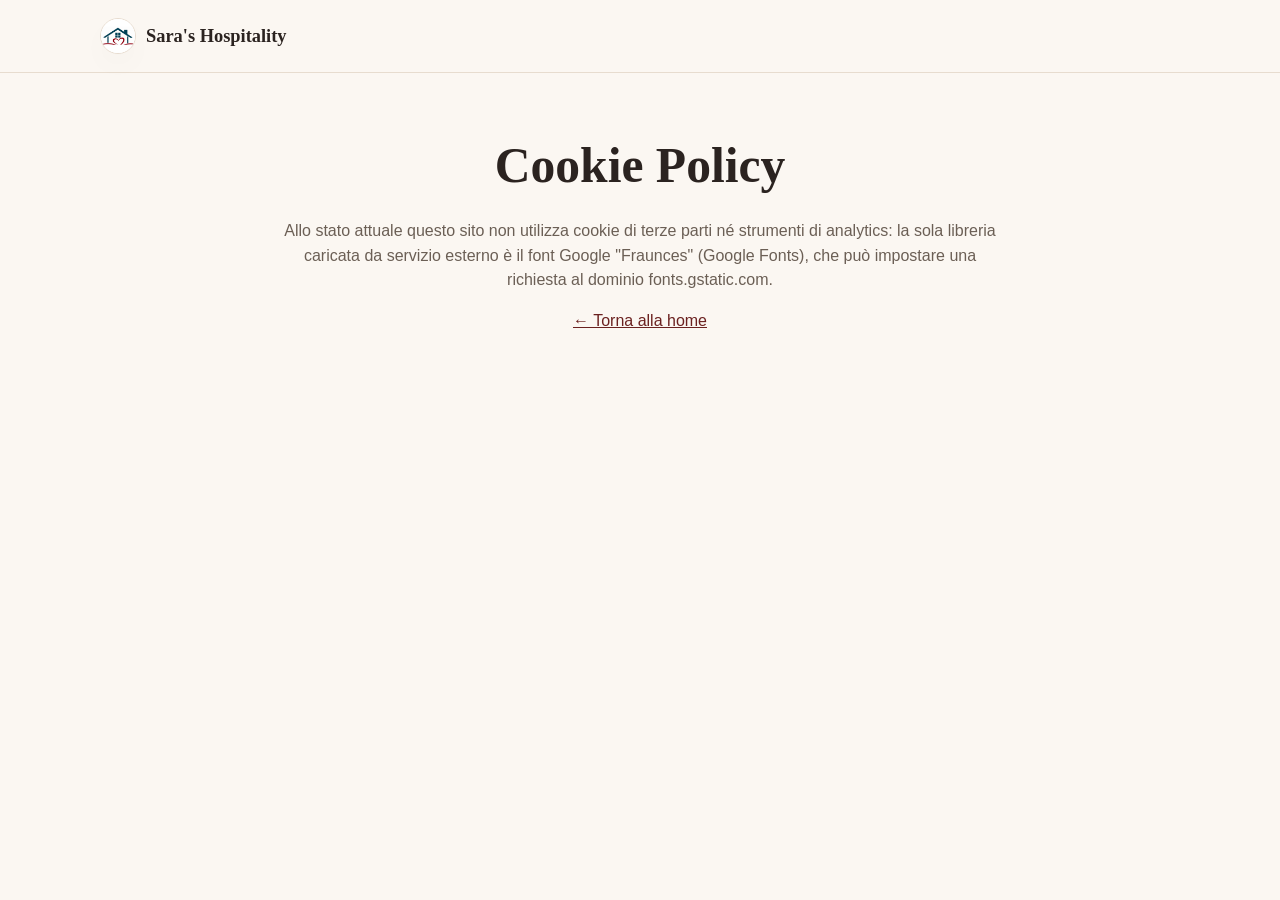
<file: cookie.html>
<!doctype html>
<html lang="it">
<head>
<meta charset="utf-8" />
<meta name="viewport" content="width=device-width, initial-scale=1" />
<title>Cookie Policy | Sara's Hospitality Borgo Trento</title>
<meta name="robots" content="noindex,follow" />
<link rel="stylesheet" href="css/style.css" />
<link rel="icon" href="images/logo-sara-icon.png" />
</head>
<body>
<header class="site-header">
  <div class="container">
    <a class="brand" href="index.html"><span class="brand-mark"><img src="images/logo-sara-icon.png" alt="" /></span> Sara's Hospitality</a>
  </div>
</header>
<main id="main">
  <section class="section">
    <div class="container" style="max-width:760px">
      <h1>Cookie Policy</h1>
      <p>Allo stato attuale questo sito non utilizza cookie di terze parti né strumenti di analytics: la sola libreria caricata da servizio esterno è il font Google "Fraunces" (Google Fonts), che può impostare una richiesta al dominio fonts.gstatic.com.</p>
      <p><a href="index.html">&larr; Torna alla home</a></p>
    </div>
  </section>
</main>
</body>
</html>
</file>
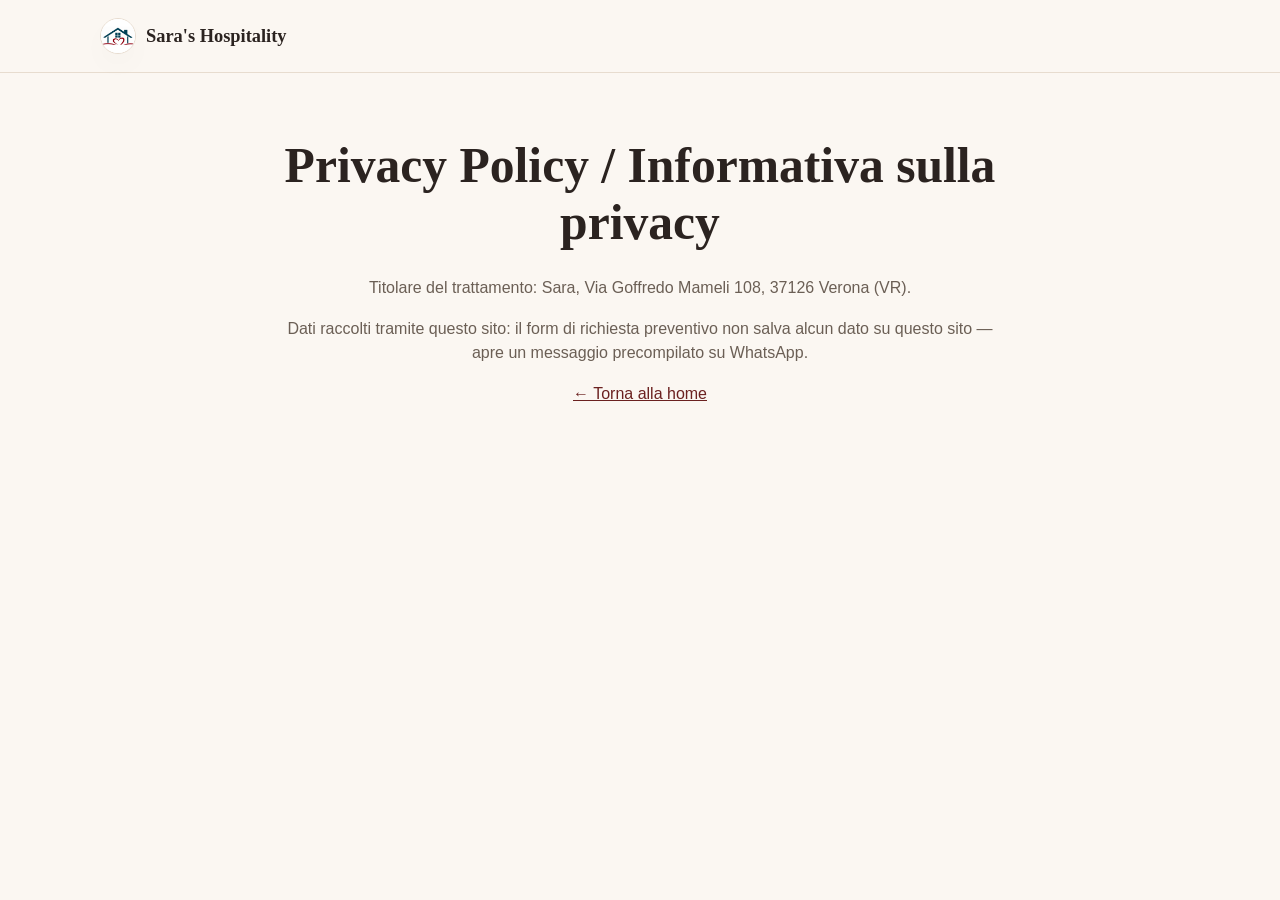
<file: privacy.html>
<!doctype html>
<html lang="it">
<head>
<meta charset="utf-8" />
<meta name="viewport" content="width=device-width, initial-scale=1" />
<title>Privacy Policy | Sara's Hospitality Borgo Trento</title>
<meta name="robots" content="noindex,follow" />
<link rel="stylesheet" href="css/style.css" />
<link rel="icon" href="images/logo-sara-icon.png" />
</head>
<body>
<header class="site-header">
  <div class="container">
    <a class="brand" href="index.html"><span class="brand-mark"><img src="images/logo-sara-icon.png" alt="" /></span> Sara's Hospitality</a>
  </div>
</header>
<main id="main">
  <section class="section">
    <div class="container" style="max-width:760px">
      <h1>Privacy Policy / Informativa sulla privacy</h1>
      <p>Titolare del trattamento: Sara, Via Goffredo Mameli 108, 37126 Verona (VR).</p>
      <p>Dati raccolti tramite questo sito: il form di richiesta preventivo non salva alcun dato su questo sito — apre un messaggio precompilato su WhatsApp.</p>
      <p><a href="index.html">&larr; Torna alla home</a></p>
    </div>
  </section>
</main>
</body>
</html>
</file>
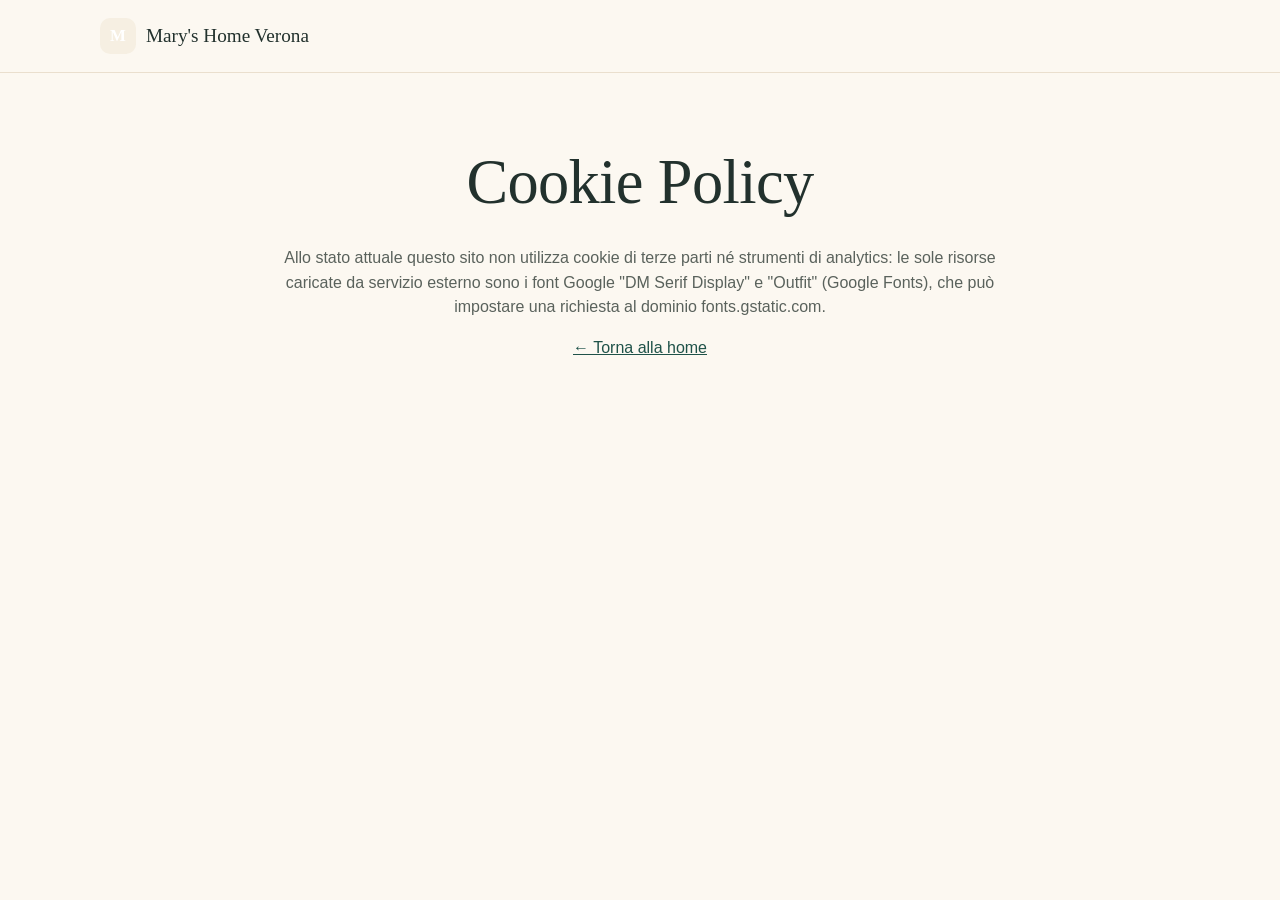
<file: marys-home-verona/cookie.html>
<!doctype html>
<html lang="it">
<head>
<meta charset="utf-8" />
<meta name="viewport" content="width=device-width, initial-scale=1" />
<title>Cookie Policy | Mary's Home Verona</title>
<meta name="robots" content="noindex,follow" />
<link rel="stylesheet" href="css/style.css" />
<link rel="icon" href="data:," />
</head>
<body>
<header class="site-header">
  <div class="container">
    <a class="brand" href="index.html"><span class="brand-mark">M</span> Mary's Home Verona</a>
  </div>
</header>
<main id="main">
  <section class="section">
    <div class="container" style="max-width:760px">
      <h1>Cookie Policy</h1>
      <p>Allo stato attuale questo sito non utilizza cookie di terze parti né strumenti di analytics: le sole risorse caricate da servizio esterno sono i font Google "DM Serif Display" e "Outfit" (Google Fonts), che può impostare una richiesta al dominio fonts.gstatic.com.</p>
      <p><a href="index.html">&larr; Torna alla home</a></p>
    </div>
  </section>
</main>
</body>
</html>
</file>
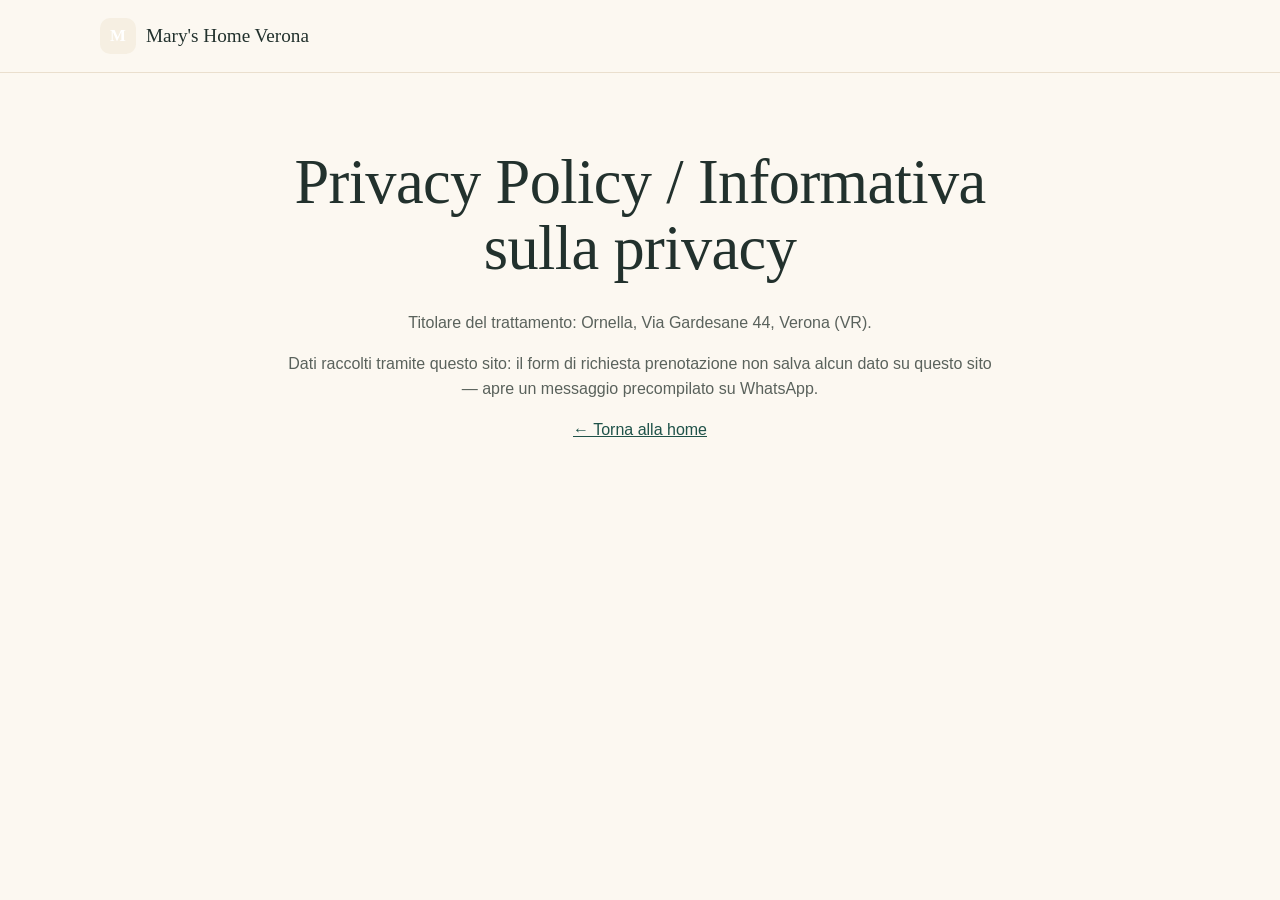
<file: marys-home-verona/privacy.html>
<!doctype html>
<html lang="it">
<head>
<meta charset="utf-8" />
<meta name="viewport" content="width=device-width, initial-scale=1" />
<title>Privacy Policy | Mary's Home Verona</title>
<meta name="robots" content="noindex,follow" />
<link rel="stylesheet" href="css/style.css" />
<link rel="icon" href="data:," />
</head>
<body>
<header class="site-header">
  <div class="container">
    <a class="brand" href="index.html"><span class="brand-mark">M</span> Mary's Home Verona</a>
  </div>
</header>
<main id="main">
  <section class="section">
    <div class="container" style="max-width:760px">
      <h1>Privacy Policy / Informativa sulla privacy</h1>
      <p>Titolare del trattamento: Ornella, Via Gardesane 44, Verona (VR).</p>
      <p>Dati raccolti tramite questo sito: il form di richiesta prenotazione non salva alcun dato su questo sito — apre un messaggio precompilato su WhatsApp.</p>
      <p><a href="index.html">&larr; Torna alla home</a></p>
    </div>
  </section>
</main>
</body>
</html>
</file>
<file: css/style.css>
/* Sara's Hospitality Borgo Trento — design system
   Ispirato al linguaggio visivo di strong-moms-club (gradienti caldi, bottoni
   pillola con ombra colorata, tag script, numeri "ghost", cerchi orb).
   Palette rossa ripresa dal colore esatto del logo (#952D2C). */

:root {
  --color-bg: #fbf7f2;
  --color-bg-alt: #f6ece1;
  --color-surface: #ffffff;
  --color-text: #2b2320;
  --color-text-soft: #6b5f55;
  --color-accent: #952d2c;
  --color-accent-2: #b8453f;
  --color-accent-dark: #6b2120;
  --color-accent-soft: #f5e1df;
  --color-border: #e7dccf;

  --grad-accent: linear-gradient(135deg, #b8453f 0%, #952d2c 100%);
  --grad-card: linear-gradient(145deg, #f8efe6 0%, #ecdac8 100%);
  --grad-card-strong: linear-gradient(145deg, #cd6b64 0%, #a2382f 100%);
  --grad-card-deep: linear-gradient(145deg, #952d2c 0%, #5c1a19 100%);

  --radius-lg: 24px;
  --radius-md: 16px;
  --radius-sm: 10px;
  --shadow-soft: 0 12px 32px -12px rgba(43, 35, 32, 0.18);
  --shadow-accent: 0 14px 28px -8px rgba(149, 45, 44, 0.4);
  --container: 1120px;
  --font-heading: "Fraunces", Georgia, "Times New Roman", serif;
  --font-script: "Caveat", "Segoe Script", cursive;
  --font-body: "DM Sans", -apple-system, BlinkMacSystemFont, "Segoe UI", Roboto, Helvetica, Arial, sans-serif;
}

* {
  box-sizing: border-box;
}

html {
  scroll-behavior: smooth;
}

body {
  margin: 0;
  font-family: var(--font-body);
  color: var(--color-text);
  background: var(--color-bg);
  line-height: 1.55;
  text-align: center;
  -webkit-font-smoothing: antialiased;
}

img {
  max-width: 100%;
  display: block;
}

a {
  color: var(--color-accent-dark);
}

.container {
  width: 100%;
  max-width: var(--container);
  margin: 0 auto;
  padding: 0 20px;
}

h1, h2, h3, h4 {
  font-family: var(--font-heading);
  font-weight: 700;
  line-height: 1.15;
  margin: 0 0 0.5em;
  color: var(--color-text);
}

h1 { font-size: clamp(2rem, 5vw, 3.1rem); font-weight: 600; }
h2 { font-size: clamp(1.7rem, 3.6vw, 2.5rem); font-weight: 900; }
h3 { font-size: 1.2rem; font-weight: 700; }

p { margin: 0 0 1em; color: var(--color-text-soft); }

.section {
  padding: 64px 0;
}

.section-alt {
  background: var(--color-bg-alt);
}

.section-header {
  max-width: 680px;
  margin: 0 auto 40px;
  text-align: center;
}

.section-header .eyebrow {
  display: block;
  font-family: var(--font-script);
  font-weight: 700;
  font-size: clamp(1.5rem, 4vw, 2rem);
  letter-spacing: 0;
  text-transform: none;
  color: var(--color-accent-dark);
  margin-bottom: 6px;
  line-height: 1;
}

.ghost-number {
  display: block;
  font-family: var(--font-heading);
  font-weight: 900;
  font-size: clamp(3.6rem, 13vw, 6.5rem);
  line-height: 0.95;
  letter-spacing: -0.02em;
  background: var(--grad-accent);
  -webkit-background-clip: text;
  background-clip: text;
  color: transparent;
  margin-bottom: -0.05em;
}

/* Buttons */
.btn .wa-icon {
  flex-shrink: 0;
}

.btn {
  display: inline-flex;
  align-items: center;
  gap: 8px;
  justify-content: center;
  padding: 15px 28px;
  border-radius: 100px;
  font-weight: 700;
  font-size: 1rem;
  text-decoration: none;
  border: 2px solid transparent;
  cursor: pointer;
  transition: transform 0.15s ease, box-shadow 0.15s ease, background 0.15s ease;
  line-height: 1.1;
}

.btn-primary {
  background: var(--grad-accent);
  color: #fff;
  box-shadow: var(--shadow-accent);
}

.btn-primary:hover {
  transform: translateY(-2px);
  box-shadow: 0 18px 34px -8px rgba(149, 45, 44, 0.48);
}

.btn-outline {
  background: transparent;
  border-color: var(--color-border);
  color: var(--color-text);
}

.btn-outline:hover {
  border-color: var(--color-accent);
  color: var(--color-accent-dark);
}

.btn-block { width: 100%; }

/* Header */
.site-header {
  position: sticky;
  top: 0;
  z-index: 50;
  background: rgba(251, 247, 242, 0.92);
  backdrop-filter: saturate(180%) blur(8px);
  border-bottom: 1px solid var(--color-border);
}

.site-header .container {
  display: flex;
  align-items: center;
  justify-content: space-between;
  height: 72px;
  gap: 16px;
}

.brand {
  display: flex;
  align-items: center;
  gap: 10px;
  font-family: var(--font-heading);
  font-weight: 700;
  font-size: 1.15rem;
  color: var(--color-text);
  text-decoration: none;
  white-space: nowrap;
}

.brand .brand-mark {
  width: 36px;
  height: 36px;
  border-radius: 50%;
  overflow: hidden;
  background: #fff;
  border: 1px solid var(--color-border);
  box-shadow: var(--shadow-soft);
  color: #fff;
  display: flex;
  align-items: center;
  justify-content: center;
  font-weight: 800;
  font-family: var(--font-heading);
}

.brand .brand-mark img {
  width: 100%;
  height: 100%;
  object-fit: cover;
}

.hero-logo {
  width: 220px;
  max-width: 70%;
  height: auto;
  border-radius: var(--radius-lg);
  background: #fff;
  box-shadow: var(--shadow-soft);
  margin: 0 auto 22px;
  display: block;
}

.nav-links {
  display: none;
  gap: 24px;
  align-items: center;
  font-size: 0.95rem;
  font-weight: 600;
}

.nav-links a {
  color: var(--color-text);
  text-decoration: none;
}

.nav-links a:hover { color: var(--color-accent-dark); }

.header-actions {
  display: flex;
  align-items: center;
  gap: 14px;
}

.lang-switch {
  display: flex;
  border: 1px solid var(--color-border);
  border-radius: 100px;
  overflow: hidden;
  font-size: 0.8rem;
  font-weight: 700;
}

.lang-switch a {
  padding: 6px 12px;
  text-decoration: none;
  color: var(--color-text-soft);
}

.lang-switch a[aria-current="true"] {
  background: var(--color-accent);
  color: #fff;
}

.header-actions .btn {
  padding: 10px 18px;
  font-size: 0.9rem;
}

@media (max-width: 420px) {
  .header-actions .btn {
    padding: 10px;
  }
  .header-actions .btn .btn-label {
    display: none;
  }
}

@media (min-width: 900px) {
  .nav-links { display: flex; }
}

/* Hero */
.hero {
  padding: 48px 0 76px;
  overflow: hidden;
  background:
    radial-gradient(60% 45% at 10% 8%, rgba(255,255,255,0.9), transparent 70%),
    radial-gradient(55% 45% at 95% 95%, rgba(149, 45, 44, 0.16), transparent 70%),
    linear-gradient(170deg, #fef8f3 0%, #f6e4d8 100%);
}

.hero-grid {
  display: grid;
  gap: 32px;
  grid-template-columns: minmax(0, 1fr);
  align-items: center;
}

@media (min-width: 900px) {
  .hero-grid {
    grid-template-columns: minmax(0, 1.05fr) minmax(0, 0.95fr);
  }
}

.hero-copy .badge {
  display: inline-flex;
  align-items: center;
  gap: 8px;
  background: rgba(255,255,255,0.75);
  border: 1px solid var(--color-accent-soft);
  color: var(--color-accent-dark);
  font-weight: 700;
  font-size: 0.85rem;
  padding: 8px 16px;
  border-radius: 100px;
  margin-bottom: 22px;
}

.hero-wordmark {
  display: block;
  font-family: var(--font-heading);
  font-weight: 900;
  text-transform: uppercase;
  letter-spacing: -0.01em;
  font-size: clamp(2.1rem, 8vw, 3.6rem);
  line-height: 1;
  background: var(--grad-accent);
  -webkit-background-clip: text;
  background-clip: text;
  color: transparent;
  margin-bottom: 6px;
}

.hero-copy .script-tag {
  display: inline-block;
  font-family: var(--font-script);
  font-weight: 700;
  font-size: clamp(1.2rem, 3.4vw, 1.5rem);
  color: var(--color-accent-dark);
  background: #fff;
  border: 2px solid var(--color-accent-soft);
  border-radius: 100px;
  padding: 4px 20px 6px;
  transform: rotate(-2deg);
  box-shadow: 0 10px 20px -6px rgba(149, 45, 44, 0.25);
  margin-bottom: 22px;
}

.hero-copy p.lead {
  font-size: 1.15rem;
  color: var(--color-text-soft);
}

.hero-cta {
  display: flex;
  flex-wrap: wrap;
  justify-content: center;
  gap: 14px;
  margin-top: 26px;
}

.chips {
  list-style: none;
  padding: 0;
  margin: 24px 0 0;
  display: flex;
  flex-wrap: wrap;
  justify-content: center;
  gap: 10px;
}

.chips li {
  background: rgba(255,255,255,0.75);
  border: 1px solid var(--color-accent-soft);
  border-radius: 100px;
  padding: 7px 16px;
  font-size: 0.85rem;
  font-weight: 600;
  color: var(--color-text-soft);
}

.hero-media {
  position: relative;
  border-radius: var(--radius-lg);
  overflow: hidden;
  box-shadow: var(--shadow-soft);
}

.hero-media img {
  width: 100%;
  height: 100%;
  object-fit: cover;
  aspect-ratio: 4/5;
}

@media (min-width: 900px) {
  .hero-media img { aspect-ratio: 3/4; }
}

.hero-media .hero-tag {
  position: absolute;
  bottom: 16px;
  left: 16px;
  background: rgba(255,255,255,0.92);
  border-radius: var(--radius-sm);
  padding: 10px 14px;
  font-size: 0.85rem;
  font-weight: 700;
  color: var(--color-text);
  display: flex;
  align-items: center;
  gap: 8px;
}

/* Orb badges (statistiche e step) */
.orbs {
  display: flex;
  flex-wrap: wrap;
  justify-content: center;
  gap: 20px;
  margin: 8px 0 0;
}

.orb {
  width: min(100%, 176px);
  aspect-ratio: 1;
  border-radius: 50%;
  display: grid;
  place-content: center;
  gap: 4px;
  padding: 20px;
  text-align: center;
}

.orb b {
  font-family: var(--font-heading);
  font-weight: 900;
  font-size: 1.7rem;
  line-height: 1;
}

.orb span {
  font-size: 0.82rem;
  line-height: 1.3;
  opacity: 0.88;
  font-weight: 500;
}

.orb .orb-pre {
  font-size: 0.78rem;
  font-weight: 700;
  text-transform: uppercase;
  letter-spacing: 0.04em;
  opacity: 0.75;
}

.orb.o1 {
  background: var(--grad-card);
  color: var(--color-text);
  box-shadow: 0 14px 26px -8px rgba(149, 45, 44, 0.18);
}

.orb.o2 {
  background: var(--grad-card-strong);
  color: #2b2320;
  box-shadow: 0 14px 26px -8px rgba(149, 45, 44, 0.3);
}

.orb.o3 {
  background: var(--grad-card-deep);
  color: #fff;
  box-shadow: 0 14px 26px -8px rgba(92, 26, 25, 0.45);
}

/* Feature cards */
.features-grid {
  display: grid;
  gap: 20px;
  grid-template-columns: minmax(0, 1fr);
}

@media (min-width: 700px) {
  .features-grid { grid-template-columns: repeat(2, minmax(0, 1fr)); }
}
@media (min-width: 1024px) {
  .features-grid { grid-template-columns: repeat(4, minmax(0, 1fr)); }
}

.feature-card {
  background: var(--grad-card);
  border: 1px solid var(--color-border);
  border-radius: var(--radius-md);
  padding: 26px 22px;
  box-shadow: var(--shadow-soft);
}

.feature-icon {
  width: 46px;
  height: 46px;
  border-radius: 12px;
  background: var(--grad-accent);
  color: #fff;
  display: flex;
  align-items: center;
  justify-content: center;
  margin: 0 auto 16px;
  box-shadow: var(--shadow-accent);
}

.feature-card h3 { margin-bottom: 8px; }
.feature-card p { margin: 0; font-size: 0.95rem; }

/* Apartment / gallery */
.apartment-grid {
  display: grid;
  gap: 40px;
  grid-template-columns: minmax(0, 1fr);
}

@media (min-width: 960px) {
  .apartment-grid {
    grid-template-columns: minmax(0, 1fr) minmax(0, 1fr);
    align-items: start;
  }
}

.spaces-list {
  list-style: none;
  padding: 0;
  margin: 20px 0 0;
  display: grid;
  gap: 12px;
}

.spaces-list li {
  display: flex;
  justify-content: center;
  gap: 10px;
  align-items: center;
  color: var(--color-text);
  font-weight: 600;
  font-size: 0.97rem;
}

.spaces-list svg {
  flex-shrink: 0;
  color: var(--color-accent);
}

/* Photo carousel (stessa struttura del carosello recensioni) */
.photo-slide {
  flex: 0 0 100%;
  scroll-snap-align: center;
  margin: 0;
  border-radius: var(--radius-lg);
  overflow: hidden;
  background: var(--color-surface);
  border: 1px solid var(--color-border);
  box-shadow: var(--shadow-soft);
}

.photo-slide img {
  width: 100%;
  aspect-ratio: 4/3;
  object-fit: cover;
}

.photo-slide figcaption {
  padding: 14px 18px;
  font-size: 0.92rem;
  font-weight: 700;
  color: var(--color-text);
}

/* Amenities */
.amenities-grid {
  display: grid;
  gap: 16px;
  grid-template-columns: repeat(2, minmax(0, 1fr));
}

@media (min-width: 700px) {
  .amenities-grid { grid-template-columns: repeat(3, minmax(0, 1fr)); }
}
@media (min-width: 1024px) {
  .amenities-grid { grid-template-columns: repeat(4, minmax(0, 1fr)); }
}

.amenity {
  display: flex;
  align-items: center;
  justify-content: center;
  gap: 12px;
  background: var(--color-surface);
  border: 1px solid var(--color-border);
  border-radius: var(--radius-sm);
  padding: 14px 16px;
  font-weight: 600;
  font-size: 0.92rem;
}

.amenity svg {
  color: var(--color-accent);
  flex-shrink: 0;
}

.amenity.note {
  font-weight: 500;
  color: var(--color-text-soft);
}

/* Location */
.location-grid {
  display: grid;
  gap: 32px;
  grid-template-columns: minmax(0, 1fr);
}

@media (min-width: 960px) {
  .location-grid { grid-template-columns: minmax(0, 1fr) minmax(0, 1fr); }
}

.map-embed {
  border-radius: var(--radius-lg);
  overflow: hidden;
  border: 1px solid var(--color-border);
  box-shadow: var(--shadow-soft);
}

.map-embed iframe {
  width: 100%;
  height: 340px;
  border: 0;
  display: block;
}

.distance-list {
  list-style: none;
  margin: 20px 0 28px;
  padding: 0;
  display: grid;
  gap: 10px;
}

.distance-list li {
  display: flex;
  flex-direction: column;
  align-items: center;
  justify-content: center;
  gap: 2px;
  padding: 12px 0;
  border-bottom: 1px dashed var(--color-border);
  font-size: 0.95rem;
  text-align: center;
}

.distance-list li strong {
  color: var(--color-text);
}

.distance-list li span {
  color: var(--color-text-soft);
}

.distance-list li.highlight strong {
  color: var(--color-accent-dark);
}

/* Solid accent band (soggiorni lunghi) */
.longstay {
  background: var(--grad-card-deep);
  color: #fff;
  border-radius: var(--radius-lg);
  padding: 48px 32px;
  text-align: center;
  box-shadow: var(--shadow-accent);
}

.longstay h2, .longstay p { color: #fff; }
.longstay p { opacity: 0.92; max-width: 620px; margin: 0 auto 24px; }
.longstay .btn-primary { background: #fff; color: var(--color-accent-dark); box-shadow: 0 14px 28px -8px rgba(0,0,0,0.25); }
.longstay .btn-primary:hover { background: var(--color-bg); }

/* Final closing CTA band (soft gradient card) */
.final-cta {
  background: var(--grad-card);
  border: 1px solid var(--color-border);
  border-radius: var(--radius-lg);
  padding: 52px 24px;
  text-align: center;
  box-shadow: var(--shadow-soft);
}

.final-cta h2 { color: var(--color-accent-dark); }
.final-cta p { max-width: 560px; margin: 0 auto 24px; }
.final-cta .fine-print { font-size: 0.85rem; opacity: 0.85; margin-top: 18px; margin-bottom: 0; }

/* Reviews carousel */
.review-source-tag {
  display: inline-block;
  font-size: 0.72rem;
  font-weight: 700;
  letter-spacing: 0.04em;
  text-transform: uppercase;
  color: var(--color-text-soft);
  background: var(--color-bg-alt);
  border: 1px solid var(--color-border);
  border-radius: 100px;
  padding: 3px 10px;
  margin-left: 8px;
  vertical-align: middle;
}

.car {
  position: relative;
  width: 100%;
  min-width: 0;
  max-width: 640px;
  margin: 0 auto;
  text-align: left;
}

.track {
  display: flex;
  overflow-x: auto;
  scroll-snap-type: x mandatory;
  scroll-behavior: smooth;
  -webkit-overflow-scrolling: touch;
  scrollbar-width: none;
  border-radius: var(--radius-lg);
}

.track::-webkit-scrollbar { display: none; }

.rev {
  flex: 0 0 100%;
  scroll-snap-align: center;
  margin: 0;
  background: var(--color-surface);
  border: 1px solid var(--color-border);
  border-radius: var(--radius-lg);
  padding: 22px 22px 26px;
  min-height: 240px;
  display: flex;
  flex-direction: column;
  align-items: flex-start;
  justify-content: center;
  box-shadow: var(--shadow-soft);
}

.rev .review-name {
  display: inline-block;
  font-family: var(--font-heading);
  font-weight: 700;
  font-size: 0.9rem;
  color: #fff;
  background: var(--grad-accent);
  padding: 6px 14px;
  border-radius: 10px;
  margin-bottom: 10px;
}

.rev .stars {
  color: var(--color-accent);
  letter-spacing: 2px;
  margin-bottom: 10px;
}

.rev blockquote {
  margin: 0;
  background: var(--color-bg);
  border-radius: 4px 16px 16px 16px;
  padding: 16px 18px;
  font-size: 1rem;
  line-height: 1.55;
  color: var(--color-text);
}

.rev blockquote mark {
  background: linear-gradient(transparent 60%, var(--color-accent-soft) 60%);
  color: inherit;
  font-weight: 700;
}

.arrow {
  position: absolute;
  top: 50%;
  transform: translateY(-50%);
  width: 46px;
  height: 46px;
  border-radius: 50%;
  border: 0;
  background: var(--grad-accent);
  color: #fff;
  font: 700 1.3rem/1 var(--font-body);
  cursor: pointer;
  box-shadow: var(--shadow-accent);
  display: grid;
  place-items: center;
  z-index: 2;
  transition: opacity 0.2s, transform 0.15s;
}

.arrow:hover { transform: translateY(-50%) scale(1.08); }
.arrow:disabled { opacity: 0.3; cursor: default; transform: translateY(-50%); }
.arrow.prev { left: -23px; }
.arrow.next { right: -23px; }

@media (max-width: 700px) {
  .arrow.prev { left: -8px; }
  .arrow.next { right: -8px; }
  .rev { padding: 20px 30px 24px; }
}

.car-foot {
  display: flex;
  flex-direction: column;
  align-items: center;
  gap: 10px;
  margin-top: 18px;
}

.dots { display: flex; gap: 7px; flex-wrap: wrap; justify-content: center; }

.dots button {
  width: 10px;
  height: 10px;
  border-radius: 100px;
  border: 0;
  padding: 0;
  background: var(--color-border);
  cursor: pointer;
  transition: width 0.2s, background 0.2s;
}

.dots button[aria-current="true"] {
  width: 26px;
  background: var(--color-accent);
}

.count { font-size: 0.85rem; color: var(--color-text-soft); font-variant-numeric: tabular-nums; }
.swipe { font-size: 0.85rem; color: var(--color-accent-dark); font-weight: 700; }

.reviews-source {
  text-align: center;
  margin-top: 28px;
}

/* FAQ */
.faq-list {
  max-width: 760px;
  margin: 0 auto;
  display: grid;
  gap: 12px;
}

.faq-item {
  background: var(--color-surface);
  border: 1px solid var(--color-border);
  border-radius: var(--radius-md);
  padding: 4px 22px;
}

.faq-item summary {
  cursor: pointer;
  font-weight: 700;
  padding: 18px 0;
  list-style: none;
  display: flex;
  flex-direction: column;
  align-items: center;
  text-align: center;
  gap: 4px;
}

.faq-item summary::-webkit-details-marker { display: none; }

.faq-item summary::after {
  content: "+";
  font-size: 1.4rem;
  color: var(--color-accent);
  flex-shrink: 0;
}

.faq-item[open] summary::after { content: "\2212"; }

.faq-item p { padding-bottom: 18px; margin: 0; }

/* Contact */
.contact-cards {
  display: grid;
  gap: 20px;
  grid-template-columns: minmax(0, 1fr);
  max-width: 760px;
  margin: 0 auto;
}

@media (min-width: 640px) {
  .contact-cards { grid-template-columns: repeat(3, minmax(0, 1fr)); }
}

.contact-card {
  background: var(--color-surface);
  border: 1px solid var(--color-border);
  border-radius: var(--radius-md);
  padding: 26px 22px;
  display: flex;
  flex-direction: column;
  align-items: center;
  gap: 4px;
  text-decoration: none;
  color: var(--color-text);
  box-shadow: var(--shadow-soft);
  text-align: center;
}

.contact-card .feature-icon { margin-bottom: 12px; }

.contact-card h3 { margin-bottom: 4px; font-size: 1.05rem; }
.contact-card p { margin: 0; font-size: 0.9rem; }
.contact-card .contact-value {
  font-weight: 700;
  color: var(--color-accent-dark);
  font-size: 1rem;
}

/* Footer */
.site-footer {
  background: var(--color-text);
  color: #e7dccf;
  padding: 48px 0 100px;
  font-size: 0.85rem;
}

.site-footer a { color: #f5e1df; }

.footer-grid {
  display: grid;
  gap: 24px;
  grid-template-columns: minmax(0, 1fr);
}

@media (min-width: 760px) {
  .footer-grid { grid-template-columns: minmax(0, 1.2fr) minmax(0, 1fr) minmax(0, 1fr); }
}

.footer-grid h4 {
  color: #fff;
  font-size: 0.95rem;
  margin-bottom: 10px;
}

.footer-grid ul {
  list-style: none;
  padding: 0;
  margin: 0;
  display: grid;
  gap: 8px;
}

.footer-legal {
  margin-top: 32px;
  padding-top: 24px;
  border-top: 1px solid rgba(255,255,255,0.15);
  color: #cbbfae;
  line-height: 1.7;
}

.placeholder-tag {
  color: #ffb199;
  font-weight: 700;
}

/* Sticky mobile WhatsApp CTA */
.sticky-cta {
  position: fixed;
  left: 0; right: 0; bottom: 0;
  z-index: 60;
  background: var(--color-bg);
  border-top: 1px solid var(--color-border);
  padding: 10px 16px;
  padding-bottom: max(10px, env(safe-area-inset-bottom));
}

.sticky-cta .btn { width: 100%; }

@media (min-width: 900px) {
  .sticky-cta { display: none; }
}

body { padding-bottom: 76px; }

@media (min-width: 900px) {
  body { padding-bottom: 0; }
}

.visually-hidden {
  position: absolute;
  width: 1px; height: 1px;
  overflow: hidden;
  clip: rect(0 0 0 0);
  white-space: nowrap;
}

.skip-link:focus {
  position: fixed;
  top: 8px; left: 8px;
  background: #fff;
  padding: 10px 16px;
  border-radius: 8px;
  z-index: 100;
}

.booking-lead {
  font-size: 1.2rem;
  line-height: 1.6;
  color: var(--color-text);
  margin-top: 12px;
}

.booking-steps {
  list-style: none;
  padding: 0;
  margin: 0 auto 32px;
  max-width: 760px;
  display: grid;
  gap: 12px;
  grid-template-columns: minmax(0, 1fr);
  font-size: 1.1rem;
  font-weight: 700;
  color: var(--color-text);
}

@media (min-width: 700px) {
  .booking-steps { grid-template-columns: repeat(3, minmax(0, 1fr)); }
}

.booking-steps li {
  display: flex;
  align-items: center;
  justify-content: center;
  gap: 12px;
  background: var(--color-accent-soft);
  border-radius: var(--radius-md);
  padding: 14px 16px;
}

.step-num,
.field-num {
  flex-shrink: 0;
  display: inline-flex;
  align-items: center;
  justify-content: center;
  width: 36px;
  height: 36px;
  border-radius: 50%;
  background: var(--grad-accent);
  color: #fff;
  font-family: var(--font-heading);
  font-weight: 900;
  font-size: 1.1rem;
  line-height: 1;
}

.booking-form {
  max-width: 640px;
  margin: 0 auto;
  background: var(--color-surface);
  border: 1px solid var(--color-border);
  border-radius: var(--radius-lg);
  box-shadow: var(--shadow-soft);
  padding: 28px 20px;
  text-align: left;
}

@media (min-width: 600px) {
  .booking-form { padding: 40px 40px 36px; }
}

.booking-form .field { margin-bottom: 32px; }

.booking-form label {
  display: flex;
  align-items: center;
  gap: 12px;
  font-size: 1.25rem;
  font-weight: 700;
  line-height: 1.3;
  color: var(--color-text);
  margin-bottom: 12px;
}

.booking-form .optional {
  font-weight: 400;
  color: var(--color-text-soft);
  font-size: 1.05rem;
}

.booking-form input,
.booking-form select,
.booking-form textarea {
  display: block;
  width: 100%;
  min-height: 60px;
  padding: 14px 16px;
  font-family: var(--font-body);
  font-size: 1.25rem;
  color: var(--color-text);
  background: #fff;
  border: 2px solid #cdbfae;
  border-radius: var(--radius-sm);
  -webkit-appearance: none;
  appearance: none;
}

.booking-form select {
  background-image: url("data:image/svg+xml;utf8,<svg xmlns='http://www.w3.org/2000/svg' width='24' height='24' viewBox='0 0 24 24' fill='none' stroke='%23952d2c' stroke-width='3' stroke-linecap='round' stroke-linejoin='round'><path d='m6 9 6 6 6-6'/></svg>");
  background-repeat: no-repeat;
  background-position: right 16px center;
  padding-right: 52px;
}

.booking-form textarea { resize: vertical; min-height: 120px; line-height: 1.5; }

.booking-form input::placeholder,
.booking-form textarea::placeholder { color: #8a7d71; }

.booking-form input:focus,
.booking-form select:focus,
.booking-form textarea:focus {
  outline: 4px solid rgba(149, 45, 44, 0.28);
  border-color: var(--color-accent);
}

.booking-form [aria-invalid="true"] {
  border-color: #b3261e;
  background: #fdf3f2;
}

.field-hint {
  margin: 10px 0 0;
  font-size: 1.05rem;
  color: var(--color-text-soft);
}

.field-error {
  margin: 10px 0 0;
  font-size: 1.1rem;
  font-weight: 700;
  color: #b3261e;
}

.booking-form .booking-submit {
  min-height: 68px;
  font-size: 1.25rem;
  padding: 18px 24px;
  margin-top: 8px;
}

.booking-note {
  margin: 20px 0 0;
  font-size: 1.05rem;
  line-height: 1.6;
  text-align: center;
  color: var(--color-text);
}

.booking-alt {
  margin: 20px 0 0;
  padding-top: 20px;
  border-top: 1px solid var(--color-border);
  font-size: 1.1rem;
  text-align: center;
}

.booking-alt a { font-weight: 700; white-space: nowrap; }
</file>
<file: marys-home-verona/css/style.css>
/* Mary's Home Verona — design system
   Stessa base grafica di Sara's Holiday Home (gradienti morbidi, bottoni
   pillola con ombra colorata, tag script, numeri "ghost", cerchi orb).

   Palette ricavata dalle foto dell'appartamento:
   - verde acqua del copriletto della camera matrimoniale  -> accento (#2e7466)
   - verde salvia della parete dietro il letto             -> toni morbidi (#a9c5a0)
   - legno ciliegio di testiera, comodini e porte          -> accento caldo (#8d3c0b)
   - pareti crema e pavimento in gres color pesca          -> sfondi (#fcf8f1, #f5e9d8)
   Per cambiarla basta modificare i token qui sotto. */

:root {
  --color-bg: #fcf8f1;
  --color-bg-alt: #f5e9d8;
  --color-surface: #ffffff;
  --color-text: #22312d;
  --color-text-soft: #5a625c;
  --color-accent: #2e7466;
  --color-accent-2: #4a9384;
  --color-accent-dark: #1f5249;
  --color-accent-soft: #dcebe3;
  --color-wood: #8d3c0b;
  --color-sage: #a9c5a0;
  --color-border: #eadfce;

  /* versioni RGB per ombre e trasparenze */
  --accent-rgb: 46, 116, 102;
  --accent-deep-rgb: 22, 60, 53;
  --bg-rgb: 252, 248, 241;

  --hero-from: #fefbf5;
  --hero-to: #e3eedf;
  --footer-text: #dfe8e3;
  --footer-muted: #aebdb6;
  --footer-highlight: #f0c9a0;
  --input-border: #d6c7b2;

  --grad-accent: linear-gradient(135deg, #4a9384 0%, #2e7466 100%);
  --grad-card: linear-gradient(145deg, #fbf3e7 0%, #f0dfc8 100%);
  --grad-card-strong: linear-gradient(145deg, #b8d2b0 0%, #7fa48a 100%);
  --grad-card-deep: linear-gradient(145deg, #2e7466 0%, #163c35 100%);

  --radius-lg: 18px;
  --radius-md: 12px;
  --radius-sm: 10px;
  --shadow-soft: 0 12px 32px -12px rgba(43, 35, 32, 0.18);
  --shadow-accent: 0 14px 28px -8px rgba(var(--accent-rgb), 0.4);
  --container: 1120px;
  --font-heading: "DM Serif Display", Georgia, "Times New Roman", serif;
  --font-script: "DM Serif Display", Georgia, serif;
  --font-body: "Outfit", -apple-system, BlinkMacSystemFont, "Segoe UI", Roboto, Helvetica, Arial, sans-serif;
}

* {
  box-sizing: border-box;
}

html {
  scroll-behavior: smooth;
}

body {
  margin: 0;
  font-family: var(--font-body);
  color: var(--color-text);
  background: var(--color-bg);
  line-height: 1.55;
  text-align: center;
  -webkit-font-smoothing: antialiased;
}

img {
  max-width: 100%;
  display: block;
}

a {
  color: var(--color-accent-dark);
}

.container {
  width: 100%;
  max-width: var(--container);
  margin: 0 auto;
  padding: 0 20px;
}

h1, h2, h3, h4 {
  font-family: var(--font-heading);
  font-weight: 700;
  line-height: 1.15;
  margin: 0 0 0.5em;
  color: var(--color-text);
}

h1 { font-size: clamp(2rem, 5vw, 3.1rem); font-weight: 600; }
h2 { font-size: clamp(1.7rem, 3.6vw, 2.5rem); font-weight: 900; }
h3 { font-size: 1.2rem; font-weight: 700; }

p { margin: 0 0 1em; color: var(--color-text-soft); }

.section {
  padding: 64px 0;
}

.section-alt {
  background: var(--color-bg-alt);
}

.section-header {
  max-width: 680px;
  margin: 0 auto 40px;
  text-align: center;
}

.section-header .eyebrow {
  display: block;
  font-family: var(--font-script);
  font-weight: 700;
  font-size: clamp(1.5rem, 4vw, 2rem);
  letter-spacing: 0;
  text-transform: none;
  color: var(--color-accent-dark);
  margin-bottom: 6px;
  line-height: 1;
}

.ghost-number {
  display: block;
  font-family: var(--font-heading);
  font-weight: 900;
  font-size: clamp(3.6rem, 13vw, 6.5rem);
  line-height: 0.95;
  letter-spacing: -0.02em;
  background: var(--grad-accent);
  -webkit-background-clip: text;
  background-clip: text;
  color: transparent;
  margin-bottom: -0.05em;
}

/* Buttons */
.btn .wa-icon {
  flex-shrink: 0;
}

.btn {
  display: inline-flex;
  align-items: center;
  gap: 8px;
  justify-content: center;
  padding: 15px 28px;
  border-radius: 100px;
  font-weight: 700;
  font-size: 1rem;
  text-decoration: none;
  border: 2px solid transparent;
  cursor: pointer;
  transition: transform 0.15s ease, box-shadow 0.15s ease, background 0.15s ease;
  line-height: 1.1;
}

.btn-primary {
  background: var(--grad-accent);
  color: #fff;
  box-shadow: var(--shadow-accent);
}

.btn-primary:hover {
  transform: translateY(-2px);
  box-shadow: 0 18px 34px -8px rgba(var(--accent-rgb), 0.48);
}

.btn-outline {
  background: transparent;
  border-color: var(--color-border);
  color: var(--color-text);
}

.btn-outline:hover {
  border-color: var(--color-accent);
  color: var(--color-accent-dark);
}

.btn-block { width: 100%; }

/* Header */
.site-header {
  position: sticky;
  top: 0;
  z-index: 50;
  background: rgba(var(--bg-rgb), 0.92);
  backdrop-filter: saturate(180%) blur(8px);
  border-bottom: 1px solid var(--color-border);
}

.site-header .container {
  display: flex;
  align-items: center;
  justify-content: space-between;
  height: 72px;
  gap: 16px;
}

.brand {
  display: flex;
  align-items: center;
  gap: 10px;
  font-family: var(--font-heading);
  font-weight: 700;
  font-size: 1.15rem;
  color: var(--color-text);
  text-decoration: none;
  white-space: nowrap;
}

.brand .brand-mark {
  width: 36px;
  height: 36px;
  border-radius: 50%;
  overflow: hidden;
  background: var(--grad-accent);
  box-shadow: var(--shadow-accent);
  color: #fff;
  display: flex;
  align-items: center;
  justify-content: center;
  font-weight: 800;
  font-family: var(--font-heading);
}

.brand .brand-mark img {
  width: 100%;
  height: 100%;
  object-fit: cover;
}

.hero-logo {
  width: 128px;
  height: 128px;
  border-radius: 50%;
  object-fit: cover;
  box-shadow: var(--shadow-accent);
  margin: 0 auto 22px;
  display: block;
}

.nav-links {
  display: none;
  gap: 24px;
  align-items: center;
  font-size: 0.95rem;
  font-weight: 600;
}

.nav-links a {
  color: var(--color-text);
  text-decoration: none;
}

.nav-links a:hover { color: var(--color-accent-dark); }

.header-actions {
  display: flex;
  align-items: center;
  gap: 14px;
}

.lang-switch {
  display: flex;
  border: 1px solid var(--color-border);
  border-radius: 100px;
  overflow: hidden;
  font-size: 0.8rem;
  font-weight: 700;
}

.lang-switch a {
  padding: 6px 12px;
  text-decoration: none;
  color: var(--color-text-soft);
}

.lang-switch a[aria-current="true"] {
  background: var(--color-accent);
  color: #fff;
}

.header-actions .btn {
  padding: 10px 18px;
  font-size: 0.9rem;
}

@media (max-width: 420px) {
  .header-actions .btn {
    padding: 10px;
  }
  .header-actions .btn .btn-label {
    display: none;
  }
}

@media (min-width: 900px) {
  .nav-links { display: flex; }
}

/* Hero */
.hero {
  padding: 48px 0 76px;
  overflow: hidden;
  background:
    radial-gradient(60% 45% at 10% 8%, rgba(255,255,255,0.9), transparent 70%),
    radial-gradient(55% 45% at 95% 95%, rgba(var(--accent-rgb), 0.16), transparent 70%),
    linear-gradient(170deg, var(--hero-from) 0%, var(--hero-to) 100%);
}

.hero-grid {
  display: grid;
  gap: 32px;
  grid-template-columns: minmax(0, 1fr);
  align-items: center;
}

@media (min-width: 900px) {
  .hero-grid {
    grid-template-columns: minmax(0, 1.05fr) minmax(0, 0.95fr);
  }
}

.hero-copy .badge {
  display: inline-flex;
  align-items: center;
  gap: 8px;
  background: rgba(255,255,255,0.75);
  border: 1px solid var(--color-accent-soft);
  color: var(--color-accent-dark);
  font-weight: 700;
  font-size: 0.85rem;
  padding: 8px 16px;
  border-radius: 100px;
  margin-bottom: 22px;
}

.hero-wordmark {
  display: block;
  font-family: var(--font-heading);
  font-weight: 900;
  text-transform: uppercase;
  letter-spacing: -0.01em;
  font-size: clamp(2.1rem, 8vw, 3.6rem);
  line-height: 1;
  background: var(--grad-accent);
  -webkit-background-clip: text;
  background-clip: text;
  color: transparent;
  margin-bottom: 6px;
}

.hero-copy .script-tag {
  display: inline-block;
  font-family: var(--font-script);
  font-weight: 700;
  font-size: clamp(1.2rem, 3.4vw, 1.5rem);
  color: var(--color-accent-dark);
  background: #fff;
  border: 2px solid var(--color-accent-soft);
  border-radius: 100px;
  padding: 4px 20px 6px;
  transform: rotate(-2deg);
  box-shadow: 0 10px 20px -6px rgba(var(--accent-rgb), 0.25);
  margin-bottom: 22px;
}

.hero-copy p.lead {
  font-size: 1.15rem;
  color: var(--color-text-soft);
}

.hero-cta {
  display: flex;
  flex-wrap: wrap;
  justify-content: center;
  gap: 14px;
  margin-top: 26px;
}

.chips {
  list-style: none;
  padding: 0;
  margin: 24px 0 0;
  display: flex;
  flex-wrap: wrap;
  justify-content: center;
  gap: 10px;
}

.chips li {
  background: rgba(255,255,255,0.75);
  border: 1px solid var(--color-accent-soft);
  border-radius: 100px;
  padding: 7px 16px;
  font-size: 0.85rem;
  font-weight: 600;
  color: var(--color-text-soft);
}

.hero-media {
  position: relative;
  border-radius: var(--radius-lg);
  overflow: hidden;
  box-shadow: var(--shadow-soft);
}

.hero-media img {
  width: 100%;
  height: 100%;
  object-fit: cover;
  aspect-ratio: 4/5;
}

@media (min-width: 900px) {
  .hero-media img { aspect-ratio: 3/4; }
}

.hero-media .hero-tag {
  position: absolute;
  bottom: 16px;
  left: 16px;
  background: rgba(255,255,255,0.92);
  border-radius: var(--radius-sm);
  padding: 10px 14px;
  font-size: 0.85rem;
  font-weight: 700;
  color: var(--color-text);
  display: flex;
  align-items: center;
  gap: 8px;
}

/* Orb badges (statistiche e step) */
.orbs {
  display: flex;
  flex-wrap: wrap;
  justify-content: center;
  gap: 20px;
  margin: 8px 0 0;
}

.orb {
  width: min(100%, 176px);
  aspect-ratio: 1;
  border-radius: 50%;
  display: grid;
  place-content: center;
  gap: 4px;
  padding: 20px;
  text-align: center;
}

.orb b {
  font-family: var(--font-heading);
  font-weight: 900;
  font-size: 1.7rem;
  line-height: 1;
}

.orb span {
  font-size: 0.82rem;
  line-height: 1.3;
  opacity: 0.88;
  font-weight: 500;
}

.orb .orb-pre {
  font-size: 0.78rem;
  font-weight: 700;
  text-transform: uppercase;
  letter-spacing: 0.04em;
  opacity: 0.75;
}

.orb.o1 {
  background: var(--grad-card);
  color: var(--color-text);
  box-shadow: 0 14px 26px -8px rgba(var(--accent-rgb), 0.18);
}

.orb.o2 {
  background: var(--grad-card-strong);
  color: var(--color-text);
  box-shadow: 0 14px 26px -8px rgba(var(--accent-rgb), 0.3);
}

.orb.o3 {
  background: var(--grad-card-deep);
  color: #fff;
  box-shadow: 0 14px 26px -8px rgba(var(--accent-deep-rgb), 0.45);
}

/* Feature cards */
.features-grid {
  display: grid;
  gap: 20px;
  grid-template-columns: minmax(0, 1fr);
}

@media (min-width: 700px) {
  .features-grid { grid-template-columns: repeat(2, minmax(0, 1fr)); }
}
@media (min-width: 1024px) {
  .features-grid { grid-template-columns: repeat(4, minmax(0, 1fr)); }
}

.feature-card {
  background: var(--grad-card);
  border: 1px solid var(--color-border);
  border-radius: var(--radius-md);
  padding: 26px 22px;
  box-shadow: var(--shadow-soft);
}

.feature-icon {
  width: 46px;
  height: 46px;
  border-radius: 12px;
  background: var(--grad-accent);
  color: #fff;
  display: flex;
  align-items: center;
  justify-content: center;
  margin: 0 auto 16px;
  box-shadow: var(--shadow-accent);
}

.feature-card h3 { margin-bottom: 8px; }
.feature-card p { margin: 0; font-size: 0.95rem; }

/* Apartment / gallery */
.apartment-grid {
  display: grid;
  gap: 40px;
  grid-template-columns: minmax(0, 1fr);
}

@media (min-width: 960px) {
  .apartment-grid {
    grid-template-columns: minmax(0, 1fr) minmax(0, 1fr);
    align-items: start;
  }
}

.spaces-list {
  list-style: none;
  padding: 0;
  margin: 20px 0 0;
  display: grid;
  gap: 12px;
}

.spaces-list li {
  display: flex;
  justify-content: center;
  gap: 10px;
  align-items: center;
  color: var(--color-text);
  font-weight: 600;
  font-size: 0.97rem;
}

.spaces-list svg {
  flex-shrink: 0;
  color: var(--color-accent);
}

/* Photo carousel (stessa struttura del carosello recensioni) */
.photo-slide {
  flex: 0 0 100%;
  scroll-snap-align: center;
  margin: 0;
  border-radius: var(--radius-lg);
  overflow: hidden;
  background: var(--color-surface);
  border: 1px solid var(--color-border);
  box-shadow: var(--shadow-soft);
}

.photo-slide img {
  width: 100%;
  aspect-ratio: 4/3;
  object-fit: cover;
}

.photo-slide figcaption {
  padding: 14px 18px;
  font-size: 0.92rem;
  font-weight: 700;
  color: var(--color-text);
}

/* Amenities */
.amenities-grid {
  display: grid;
  gap: 16px;
  grid-template-columns: repeat(2, minmax(0, 1fr));
}

@media (min-width: 700px) {
  .amenities-grid { grid-template-columns: repeat(3, minmax(0, 1fr)); }
}
@media (min-width: 1024px) {
  .amenities-grid { grid-template-columns: repeat(4, minmax(0, 1fr)); }
}

.amenity {
  display: flex;
  align-items: center;
  justify-content: center;
  gap: 12px;
  background: var(--color-surface);
  border: 1px solid var(--color-border);
  border-radius: var(--radius-sm);
  padding: 14px 16px;
  font-weight: 600;
  font-size: 0.92rem;
}

.amenity svg {
  color: var(--color-accent);
  flex-shrink: 0;
}

.amenity.note {
  font-weight: 500;
  color: var(--color-text-soft);
}

/* Location */
.location-grid {
  display: grid;
  gap: 32px;
  grid-template-columns: minmax(0, 1fr);
}

@media (min-width: 960px) {
  .location-grid { grid-template-columns: minmax(0, 1fr) minmax(0, 1fr); }
}

.map-embed {
  border-radius: var(--radius-lg);
  overflow: hidden;
  border: 1px solid var(--color-border);
  box-shadow: var(--shadow-soft);
}

.map-embed iframe {
  width: 100%;
  height: 340px;
  border: 0;
  display: block;
}

.distance-list {
  list-style: none;
  margin: 20px 0 28px;
  padding: 0;
  display: grid;
  gap: 10px;
}

.distance-list li {
  display: flex;
  flex-direction: column;
  align-items: center;
  justify-content: center;
  gap: 2px;
  padding: 12px 0;
  border-bottom: 1px dashed var(--color-border);
  font-size: 0.95rem;
  text-align: center;
}

.distance-list li strong {
  color: var(--color-text);
}

.distance-list li span {
  color: var(--color-text-soft);
}

.distance-list li.highlight strong {
  color: var(--color-accent-dark);
}

/* Solid accent band (soggiorni lunghi) */
.longstay {
  background: var(--grad-card-deep);
  color: #fff;
  border-radius: var(--radius-lg);
  padding: 48px 32px;
  text-align: center;
  box-shadow: var(--shadow-accent);
}

.longstay h2, .longstay p { color: #fff; }
.longstay p { opacity: 0.92; max-width: 620px; margin: 0 auto 24px; }
.longstay .btn-primary { background: #fff; color: var(--color-accent-dark); box-shadow: 0 14px 28px -8px rgba(0,0,0,0.25); }
.longstay .btn-primary:hover { background: var(--color-bg); }

/* Final closing CTA band (soft gradient card) */
.final-cta {
  background: var(--grad-card);
  border: 1px solid var(--color-border);
  border-radius: var(--radius-lg);
  padding: 52px 24px;
  text-align: center;
  box-shadow: var(--shadow-soft);
}

.final-cta h2 { color: var(--color-accent-dark); }
.final-cta p { max-width: 560px; margin: 0 auto 24px; }
.final-cta .fine-print { font-size: 0.85rem; opacity: 0.85; margin-top: 18px; margin-bottom: 0; }

/* Reviews carousel */
.review-source-tag {
  display: inline-block;
  font-size: 0.72rem;
  font-weight: 700;
  letter-spacing: 0.04em;
  text-transform: uppercase;
  color: var(--color-text-soft);
  background: var(--color-bg-alt);
  border: 1px solid var(--color-border);
  border-radius: 100px;
  padding: 3px 10px;
  margin-left: 8px;
  vertical-align: middle;
}

.car {
  position: relative;
  width: 100%;
  min-width: 0;
  max-width: 640px;
  margin: 0 auto;
  text-align: left;
}

.track {
  display: flex;
  overflow-x: auto;
  scroll-snap-type: x mandatory;
  scroll-behavior: smooth;
  -webkit-overflow-scrolling: touch;
  scrollbar-width: none;
  border-radius: var(--radius-lg);
}

.track::-webkit-scrollbar { display: none; }

.rev {
  flex: 0 0 100%;
  scroll-snap-align: center;
  margin: 0;
  background: var(--color-surface);
  border: 1px solid var(--color-border);
  border-radius: var(--radius-lg);
  padding: 22px 22px 26px;
  min-height: 240px;
  display: flex;
  flex-direction: column;
  align-items: flex-start;
  justify-content: center;
  box-shadow: var(--shadow-soft);
}

.rev .review-name {
  display: inline-block;
  font-family: var(--font-heading);
  font-weight: 700;
  font-size: 0.9rem;
  color: #fff;
  background: var(--grad-accent);
  padding: 6px 14px;
  border-radius: 10px;
  margin-bottom: 10px;
}

.rev .stars {
  color: var(--color-accent);
  letter-spacing: 2px;
  margin-bottom: 10px;
}

.rev blockquote {
  margin: 0;
  background: var(--color-bg);
  border-radius: 4px 16px 16px 16px;
  padding: 16px 18px;
  font-size: 1rem;
  line-height: 1.55;
  color: var(--color-text);
}

.rev blockquote mark {
  background: linear-gradient(transparent 60%, var(--color-accent-soft) 60%);
  color: inherit;
  font-weight: 700;
}

.arrow {
  position: absolute;
  top: 50%;
  transform: translateY(-50%);
  width: 46px;
  height: 46px;
  border-radius: 50%;
  border: 0;
  background: var(--grad-accent);
  color: #fff;
  font: 700 1.3rem/1 var(--font-body);
  cursor: pointer;
  box-shadow: var(--shadow-accent);
  display: grid;
  place-items: center;
  z-index: 2;
  transition: opacity 0.2s, transform 0.15s;
}

.arrow:hover { transform: translateY(-50%) scale(1.08); }
.arrow:disabled { opacity: 0.3; cursor: default; transform: translateY(-50%); }
.arrow.prev { left: -23px; }
.arrow.next { right: -23px; }

@media (max-width: 700px) {
  .arrow.prev { left: -8px; }
  .arrow.next { right: -8px; }
  .rev { padding: 20px 30px 24px; }
}

.car-foot {
  display: flex;
  flex-direction: column;
  align-items: center;
  gap: 10px;
  margin-top: 18px;
}

.dots { display: flex; gap: 7px; flex-wrap: wrap; justify-content: center; }

.dots button {
  width: 10px;
  height: 10px;
  border-radius: 100px;
  border: 0;
  padding: 0;
  background: var(--color-border);
  cursor: pointer;
  transition: width 0.2s, background 0.2s;
}

.dots button[aria-current="true"] {
  width: 26px;
  background: var(--color-accent);
}

.count { font-size: 0.85rem; color: var(--color-text-soft); font-variant-numeric: tabular-nums; }
.swipe { font-size: 0.85rem; color: var(--color-accent-dark); font-weight: 700; }

.reviews-source {
  text-align: center;
  margin-top: 28px;
}

/* FAQ */
.faq-list {
  max-width: 760px;
  margin: 0 auto;
  display: grid;
  gap: 12px;
}

.faq-item {
  background: var(--color-surface);
  border: 1px solid var(--color-border);
  border-radius: var(--radius-md);
  padding: 4px 22px;
}

.faq-item summary {
  cursor: pointer;
  font-weight: 700;
  padding: 18px 0;
  list-style: none;
  display: flex;
  flex-direction: column;
  align-items: center;
  text-align: center;
  gap: 4px;
}

.faq-item summary::-webkit-details-marker { display: none; }

.faq-item summary::after {
  content: "+";
  font-size: 1.4rem;
  color: var(--color-accent);
  flex-shrink: 0;
}

.faq-item[open] summary::after { content: "\2212"; }

.faq-item p { padding-bottom: 18px; margin: 0; }

/* Contact */
.contact-cards {
  display: grid;
  gap: 20px;
  grid-template-columns: minmax(0, 1fr);
  max-width: 760px;
  margin: 0 auto;
}

@media (min-width: 640px) {
  .contact-cards { grid-template-columns: repeat(3, minmax(0, 1fr)); }
}

.contact-card {
  background: var(--color-surface);
  border: 1px solid var(--color-border);
  border-radius: var(--radius-md);
  padding: 26px 22px;
  display: flex;
  flex-direction: column;
  align-items: center;
  gap: 4px;
  text-decoration: none;
  color: var(--color-text);
  box-shadow: var(--shadow-soft);
  text-align: center;
}

.contact-card .feature-icon { margin-bottom: 12px; }

.contact-card h3 { margin-bottom: 4px; font-size: 1.05rem; }
.contact-card p { margin: 0; font-size: 0.9rem; }
.contact-card .contact-value {
  font-weight: 700;
  color: var(--color-accent-dark);
  font-size: 1rem;
}

/* Footer */
.site-footer {
  background: var(--color-text);
  color: var(--footer-text);
  padding: 48px 0 100px;
  font-size: 0.85rem;
}

.site-footer a { color: var(--color-accent-soft); }

.footer-grid {
  display: grid;
  gap: 24px;
  grid-template-columns: minmax(0, 1fr);
}

@media (min-width: 760px) {
  .footer-grid { grid-template-columns: minmax(0, 1.2fr) minmax(0, 1fr) minmax(0, 1fr); }
}

.footer-grid h4 {
  color: #fff;
  font-size: 0.95rem;
  margin-bottom: 10px;
}

.footer-grid ul {
  list-style: none;
  padding: 0;
  margin: 0;
  display: grid;
  gap: 8px;
}

.footer-legal {
  margin-top: 32px;
  padding-top: 24px;
  border-top: 1px solid rgba(255,255,255,0.15);
  color: var(--footer-muted);
  line-height: 1.7;
}

.placeholder-tag {
  color: var(--footer-highlight);
  font-weight: 700;
}

/* Sticky mobile WhatsApp CTA */
.sticky-cta {
  position: fixed;
  left: 0; right: 0; bottom: 0;
  z-index: 60;
  background: var(--color-bg);
  border-top: 1px solid var(--color-border);
  padding: 10px 16px;
  padding-bottom: max(10px, env(safe-area-inset-bottom));
}

.sticky-cta .btn { width: 100%; }

@media (min-width: 900px) {
  .sticky-cta { display: none; }
}

body { padding-bottom: 76px; }

@media (min-width: 900px) {
  body { padding-bottom: 0; }
}

.visually-hidden {
  position: absolute;
  width: 1px; height: 1px;
  overflow: hidden;
  clip: rect(0 0 0 0);
  white-space: nowrap;
}

.skip-link:focus {
  position: fixed;
  top: 8px; left: 8px;
  background: #fff;
  padding: 10px 16px;
  border-radius: 8px;
  z-index: 100;
}

.booking-lead {
  font-size: 1.2rem;
  line-height: 1.6;
  color: var(--color-text);
  margin-top: 12px;
}

.booking-steps {
  list-style: none;
  padding: 0;
  margin: 0 auto 32px;
  max-width: 760px;
  display: grid;
  gap: 12px;
  grid-template-columns: minmax(0, 1fr);
  font-size: 1.1rem;
  font-weight: 700;
  color: var(--color-text);
}

@media (min-width: 700px) {
  .booking-steps { grid-template-columns: repeat(3, minmax(0, 1fr)); }
}

.booking-steps li {
  display: flex;
  align-items: center;
  justify-content: center;
  gap: 12px;
  background: var(--color-accent-soft);
  border-radius: var(--radius-md);
  padding: 14px 16px;
}

.step-num,
.field-num {
  flex-shrink: 0;
  display: inline-flex;
  align-items: center;
  justify-content: center;
  width: 36px;
  height: 36px;
  border-radius: 50%;
  background: var(--grad-accent);
  color: #fff;
  font-family: var(--font-heading);
  font-weight: 900;
  font-size: 1.1rem;
  line-height: 1;
}

.booking-form {
  max-width: 640px;
  margin: 0 auto;
  background: var(--color-surface);
  border: 1px solid var(--color-border);
  border-radius: var(--radius-lg);
  box-shadow: var(--shadow-soft);
  padding: 28px 20px;
  text-align: left;
}

@media (min-width: 600px) {
  .booking-form { padding: 40px 40px 36px; }
}

.booking-form .field { margin-bottom: 32px; }

.booking-form label {
  display: flex;
  align-items: center;
  gap: 12px;
  font-size: 1.25rem;
  font-weight: 700;
  line-height: 1.3;
  color: var(--color-text);
  margin-bottom: 12px;
}

.booking-form .optional {
  font-weight: 400;
  color: var(--color-text-soft);
  font-size: 1.05rem;
}

.booking-form input,
.booking-form select,
.booking-form textarea {
  display: block;
  width: 100%;
  min-height: 60px;
  padding: 14px 16px;
  font-family: var(--font-body);
  font-size: 1.25rem;
  color: var(--color-text);
  background: #fff;
  border: 2px solid var(--input-border);
  border-radius: var(--radius-sm);
  -webkit-appearance: none;
  appearance: none;
}

.booking-form select {
  background-image: url("data:image/svg+xml;utf8,<svg xmlns='http://www.w3.org/2000/svg' width='24' height='24' viewBox='0 0 24 24' fill='none' stroke='%23952d2c' stroke-width='3' stroke-linecap='round' stroke-linejoin='round'><path d='m6 9 6 6 6-6'/></svg>");
  background-repeat: no-repeat;
  background-position: right 16px center;
  padding-right: 52px;
}

.booking-form textarea { resize: vertical; min-height: 120px; line-height: 1.5; }

.booking-form input::placeholder,
.booking-form textarea::placeholder { color: #8a7d71; }

.booking-form input:focus,
.booking-form select:focus,
.booking-form textarea:focus {
  outline: 4px solid rgba(var(--accent-rgb), 0.28);
  border-color: var(--color-accent);
}

.booking-form [aria-invalid="true"] {
  border-color: #b3261e;
  background: #fdf3f2;
}

.field-hint {
  margin: 10px 0 0;
  font-size: 1.05rem;
  color: var(--color-text-soft);
}

.field-error {
  margin: 10px 0 0;
  font-size: 1.1rem;
  font-weight: 700;
  color: #b3261e;
}

.booking-form .booking-submit {
  min-height: 68px;
  font-size: 1.25rem;
  padding: 18px 24px;
  margin-top: 8px;
}

.booking-note {
  margin: 20px 0 0;
  font-size: 1.05rem;
  line-height: 1.6;
  text-align: center;
  color: var(--color-text);
}

.booking-alt {
  margin: 20px 0 0;
  padding-top: 20px;
  border-top: 1px solid var(--color-border);
  font-size: 1.1rem;
  text-align: center;
}

.booking-alt a { font-weight: 700; white-space: nowrap; }

/* ---------- Aggiunte Mary's Home Verona ---------- */

/* Monogramma al posto del logo (in attesa di un logo vero) */
.brand .brand-mark { font-family: var(--font-heading); font-weight: 700; font-size: 1.05rem; }
.hero-logo.monogram {
  display: flex;
  align-items: center;
  justify-content: center;
  background: var(--grad-accent);
  color: #fff;
  font-family: var(--font-heading);
  font-weight: 700;
  font-size: 3.4rem;
}

/* Dintorni: liste raggruppate */
.nearby-grid {
  display: grid;
  gap: 20px;
  grid-template-columns: minmax(0, 1fr);
  margin-top: 28px;
  text-align: left;
}
@media (min-width: 760px) {
  .nearby-grid { grid-template-columns: repeat(2, minmax(0, 1fr)); }
}
.nearby-card {
  background: var(--color-surface);
  border: 1px solid var(--color-border);
  border-radius: var(--radius-md);
  padding: 20px 22px;
  box-shadow: var(--shadow-soft);
}
.nearby-card h3 { font-size: 1.05rem; margin-bottom: 10px; }
.nearby-card ul { list-style: none; margin: 0; padding: 0; display: grid; gap: 8px; }
.nearby-card li {
  display: flex;
  justify-content: space-between;
  gap: 12px;
  font-size: 0.92rem;
  color: var(--color-text);
}
.nearby-card li span { color: var(--color-text-soft); white-space: nowrap; }

/* Regole della casa */
.rules-grid {
  display: grid;
  gap: 16px;
  grid-template-columns: minmax(0, 1fr);
  text-align: left;
}
@media (min-width: 760px) {
  .rules-grid { grid-template-columns: repeat(2, minmax(0, 1fr)); }
}
.rule {
  display: flex;
  gap: 14px;
  align-items: flex-start;
  background: var(--color-surface);
  border: 1px solid var(--color-border);
  border-radius: var(--radius-md);
  padding: 18px 20px;
}
.rule .feature-icon { flex-shrink: 0; margin: 0; }
.rule h3 { font-size: 1rem; margin-bottom: 4px; }
.rule p { margin: 0; font-size: 0.92rem; }

/* Host */
.host-card {
  max-width: 760px;
  margin: 0 auto;
  background: var(--grad-card);
  border-radius: var(--radius-lg);
  padding: 32px 28px;
  box-shadow: var(--shadow-soft);
}
.host-card .host-quote {
  font-size: 1.05rem;
  color: var(--color-text);
  font-style: italic;
}
.host-card .host-langs { font-size: 0.9rem; margin: 0; }

/* Accento caldo "legno ciliegio" sui titoletti script */
.section-header .eyebrow,
.hero-copy .script-tag { color: var(--color-wood); }


/* =====================================================================
   IDENTITÀ MARY'S HOME
   Strato che dà alla landing un carattere proprio rispetto a Sara:
   serif elegante + sans geometrico, titoli allineati a sinistra su
   desktop, hero a tutta foto, bottoni squadrati, numeri in fascia,
   card numerate con filo in legno ciliegio.
   ===================================================================== */

h1, h2, h3, h4 { font-weight: 400; letter-spacing: -0.01em; }
h1 { font-size: clamp(2.3rem, 6vw, 3.9rem); line-height: 1.05; }
h2 { font-size: clamp(1.9rem, 4vw, 2.8rem); font-weight: 400; }
h3 { font-size: 1.25rem; font-weight: 400; }
.section { padding: 76px 0; }

/* Titoletti: maiuscoletto con filo, al posto del corsivo script */
.section-header .eyebrow {
  font-family: var(--font-body);
  font-size: 0.78rem;
  font-weight: 600;
  letter-spacing: 0.18em;
  text-transform: uppercase;
  color: var(--color-wood);
  display: inline-flex;
  align-items: center;
  gap: 10px;
  margin-bottom: 14px;
}
.section-header .eyebrow::before {
  content: "";
  width: 28px;
  height: 2px;
  background: var(--color-wood);
}
@media (min-width: 900px) {
  .section-header { text-align: left; margin-left: 0; max-width: 760px; }
}

/* Bottoni squadrati, ombra discreta */
.btn { border-radius: 12px; padding: 15px 24px; letter-spacing: 0.01em; }
.btn-primary { background: var(--color-accent); box-shadow: 0 8px 18px -10px rgba(var(--accent-deep-rgb), 0.7); }
.btn-primary:hover { background: var(--color-accent-dark); box-shadow: 0 10px 22px -10px rgba(var(--accent-deep-rgb), 0.8); }
.btn-outline { border-width: 1.5px; }
.brand .brand-mark { border-radius: 10px; background: var(--color-accent); box-shadow: none; }
.brand { font-family: var(--font-heading); font-weight: 400; font-size: 1.2rem; }

/* Hero a tutta foto */
.hero.hero-photo {
  position: relative;
  padding: 0;
  min-height: min(88vh, 760px);
  display: flex;
  align-items: flex-end;
  background: var(--color-text);
  overflow: hidden;
}
.hero-photo .hero-bg {
  position: absolute;
  inset: 0;
  width: 100%;
  height: 100%;
  object-fit: cover;
  object-position: center 55%;
}
.hero-photo::after {
  content: "";
  position: absolute;
  inset: 0;
  background: linear-gradient(180deg, rgba(22,60,53,0.05) 0%, rgba(22,60,53,0.15) 45%, rgba(22,60,53,0.55) 100%);
}
.hero-photo .container { position: relative; z-index: 1; padding-top: 140px; padding-bottom: 72px; }
.hero-card {
  background: rgba(var(--bg-rgb), 0.96);
  border-radius: var(--radius-lg);
  padding: 30px 24px 26px;
  max-width: 600px;
  box-shadow: 0 30px 60px -30px rgba(0,0,0,0.45);
  text-align: left;
  border-top: 4px solid var(--color-wood);
}
@media (min-width: 900px) {
  .hero-photo { align-items: center; }
  .hero-photo .container { padding-top: 80px; padding-bottom: 110px; }
  .hero-card { padding: 42px 44px 36px; }
}
.hero-card .kicker {
  display: block;
  font-size: 0.78rem;
  font-weight: 600;
  letter-spacing: 0.18em;
  text-transform: uppercase;
  color: var(--color-wood);
  margin-bottom: 14px;
}
.hero-card h1 { margin-bottom: 16px; }
.hero-card .lead { font-size: 1.05rem; margin-bottom: 24px; }
.hero-card .hero-cta { justify-content: flex-start; display: flex; flex-wrap: wrap; gap: 12px; margin-bottom: 20px; }
.hero-card .chips { justify-content: flex-start; display: flex; flex-wrap: wrap; gap: 8px; list-style: none; padding: 0; margin: 0; }
.hero-card .chips li { background: var(--color-accent-soft); border: 0; color: var(--color-accent-dark); border-radius: 8px; }

/* Fascia numeri */
.stats-band {
  position: relative;
  z-index: 2;
  margin-top: -48px;
}
.stats {
  list-style: none;
  margin: 0;
  padding: 8px;
  display: grid;
  grid-template-columns: repeat(2, minmax(0, 1fr));
  gap: 1px;
  background: var(--grad-card-deep);
  border-radius: var(--radius-lg);
  box-shadow: 0 24px 50px -28px rgba(var(--accent-deep-rgb), 0.9);
  overflow: hidden;
}
.stats li {
  padding: 18px 12px;
  color: #fff;
  display: flex;
  flex-direction: column;
  align-items: center;
  gap: 2px;
}
.stats li:last-child { grid-column: 1 / -1; }
.stats b { font-family: var(--font-heading); font-weight: 400; font-size: clamp(1.7rem, 4vw, 2.3rem); line-height: 1; }
.stats span { font-size: 0.82rem; opacity: 0.85; }
@media (min-width: 760px) {
  .stats { grid-template-columns: repeat(5, minmax(0, 1fr)); }
  .stats li:last-child { grid-column: auto; }
  .stats li + li { border-left: 1px solid rgba(255,255,255,0.18); }
}

/* Card "perché" numerate, allineate a sinistra */
.feature-card {
  position: relative;
  text-align: left;
  background: var(--color-surface);
  border: 1px solid var(--color-border);
  border-top: 3px solid var(--color-wood);
  border-radius: var(--radius-md);
  box-shadow: none;
  padding: 26px 22px;
}
.feature-card .feature-icon { margin: 0 0 18px; border-radius: 10px; box-shadow: none; background: var(--color-accent-soft); color: var(--color-accent-dark); }
.feature-card .card-num {
  position: absolute;
  top: 18px;
  right: 20px;
  font-family: var(--font-heading);
  font-size: 2.2rem;
  line-height: 1;
  color: var(--color-bg-alt);
}
.feature-icon { border-radius: 10px; box-shadow: none; }

/* Elementi con angoli più asciutti */
.amenity, .faq-item, .nearby-card, .rule, .contact-card { border-radius: var(--radius-md); box-shadow: none; }
.amenity { text-align: left; justify-content: flex-start; }

/* Percorso "posizione strategica" */
.route {
  list-style: none;
  margin: 0 0 36px;
  padding: 0;
  display: grid;
  gap: 12px;
  grid-template-columns: minmax(0, 1fr);
  counter-reset: none;
}
.route-stop {
  position: relative;
  background: var(--color-surface);
  border: 1px solid var(--color-border);
  border-radius: var(--radius-md);
  padding: 16px 18px;
  display: flex;
  justify-content: space-between;
  align-items: baseline;
  gap: 12px;
  text-align: left;
}
.route-stop b { font-family: var(--font-heading); font-weight: 400; font-size: 1.15rem; color: var(--color-text); }
.route-stop span { font-size: 0.9rem; color: var(--color-text-soft); white-space: nowrap; }
.route-stop.home { background: var(--color-accent); border-color: var(--color-accent); }
.route-stop.home b, .route-stop.home span { color: #fff; }
@media (min-width: 900px) {
  .route { grid-template-columns: repeat(4, minmax(0, 1fr)); gap: 28px; }
  .route-stop { flex-direction: column; align-items: flex-start; gap: 4px; }
  .route-stop + .route-stop::before {
    content: "";
    position: absolute;
    left: -28px;
    top: 50%;
    width: 28px;
    border-top: 2px dashed var(--color-wood);
  }
}

.list-title { font-size: 1.25rem; text-align: left; margin-bottom: 8px; }
.distance-list li { text-align: left; }
.nearby-card.parks { border-top: 3px solid var(--color-wood); }

/* Fascia CTA e final CTA più asciutte */
.longstay { border-radius: var(--radius-lg); box-shadow: none; text-align: left; padding: 44px 32px; }
.longstay p { margin-left: 0; }
.final-cta { box-shadow: none; }
.distance-list li { flex-direction: row; justify-content: space-between; align-items: baseline; gap: 12px; }
.distance-list li span { white-space: nowrap; }
.apartment-grid > div:first-child { text-align: left; }
.spaces-list li { justify-content: flex-start; text-align: left; }
.booking-steps li { border-radius: var(--radius-md); }
.photo-slide img { height: auto; }

/* Logo acquerello */
.brand .brand-mark { background: #f6efe2; overflow: hidden; }
.brand .brand-mark img { transform: scale(1.35); }
.hero-card-logo {
  width: 104px;
  height: 104px;
  border-radius: 14px;
  object-fit: cover;
  margin: 0 0 18px;
  box-shadow: 0 10px 24px -14px rgba(var(--accent-deep-rgb), 0.6);
}
.final-logo {
  width: 168px;
  height: 168px;
  border-radius: 20px;
  object-fit: cover;
  margin: 0 auto 20px;
  box-shadow: 0 16px 30px -18px rgba(var(--accent-deep-rgb), 0.55);
}
.footer-logo {
  width: 88px;
  height: 88px;
  border-radius: 12px;
  object-fit: cover;
  margin-bottom: 14px;
}
.footer-logo { margin: 0 auto 14px; }
.final-cta .eyebrow {
  display: block;
  font-size: 0.78rem;
  font-weight: 600;
  letter-spacing: 0.18em;
  text-transform: uppercase;
  color: var(--color-wood);
  margin-bottom: 10px;
}
@media (min-width: 640px) {
  .contact-cards { grid-template-columns: repeat(2, minmax(0, 280px)); justify-content: center; }
}
.nearby-card li strong { color: var(--color-accent-dark); font-weight: 600; }
.longstay-kicker {
  display: inline-block;
  font-size: 0.75rem;
  font-weight: 600;
  letter-spacing: 0.16em;
  text-transform: uppercase;
  background: rgba(255,255,255,0.14);
  border-radius: 8px;
  padding: 6px 12px;
  margin-bottom: 14px;
}
.longstay p { max-width: 760px; }

/* Five feature cards: 3 + 2 centred on wide screens */
@media (min-width: 700px) and (max-width: 1023px) {
  .features-grid > .feature-card:nth-child(5) { grid-column: 1 / -1; }
}
@media (min-width: 1024px) {
  .features-grid { grid-template-columns: repeat(6, minmax(0, 1fr)); }
  .features-grid > .feature-card { grid-column: span 2; }
  .features-grid > .feature-card:nth-child(4) { grid-column: 2 / 4; }
  .features-grid > .feature-card:nth-child(5) { grid-column: 4 / 6; }
}
</file>
